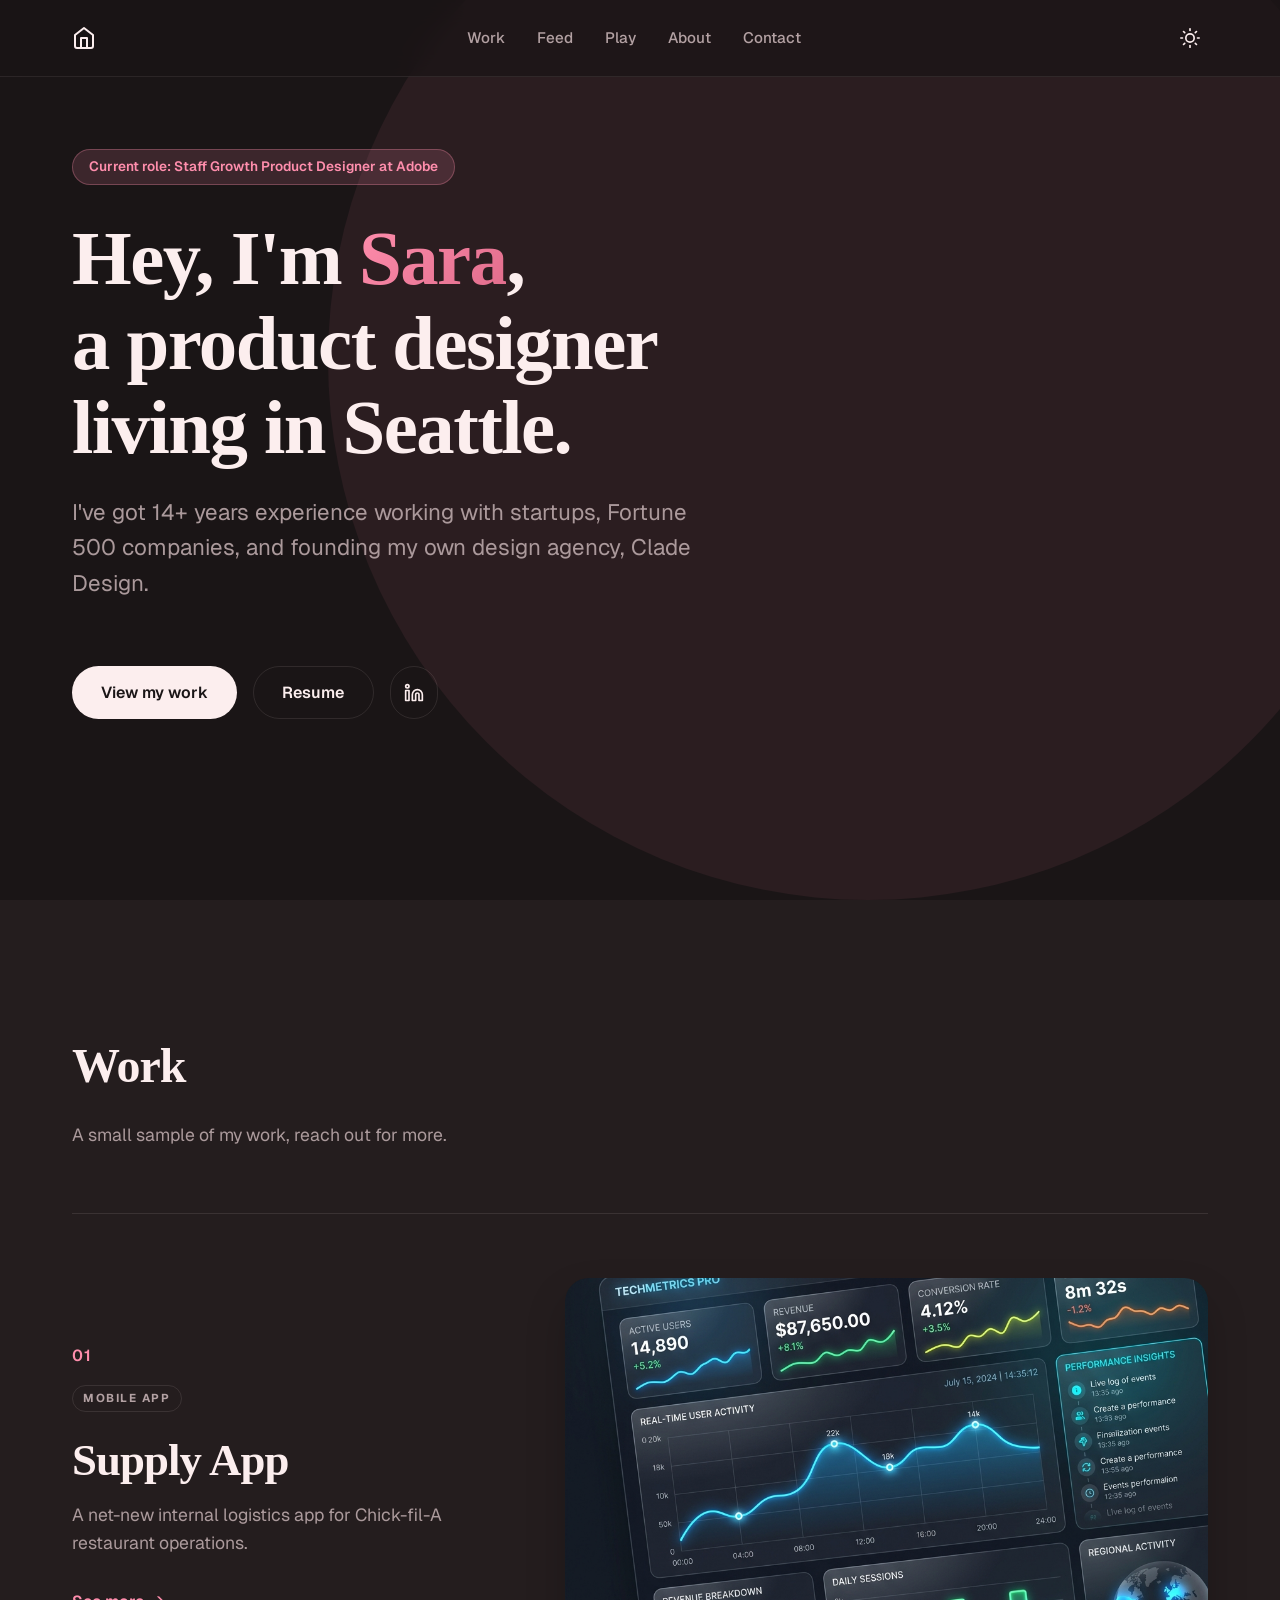
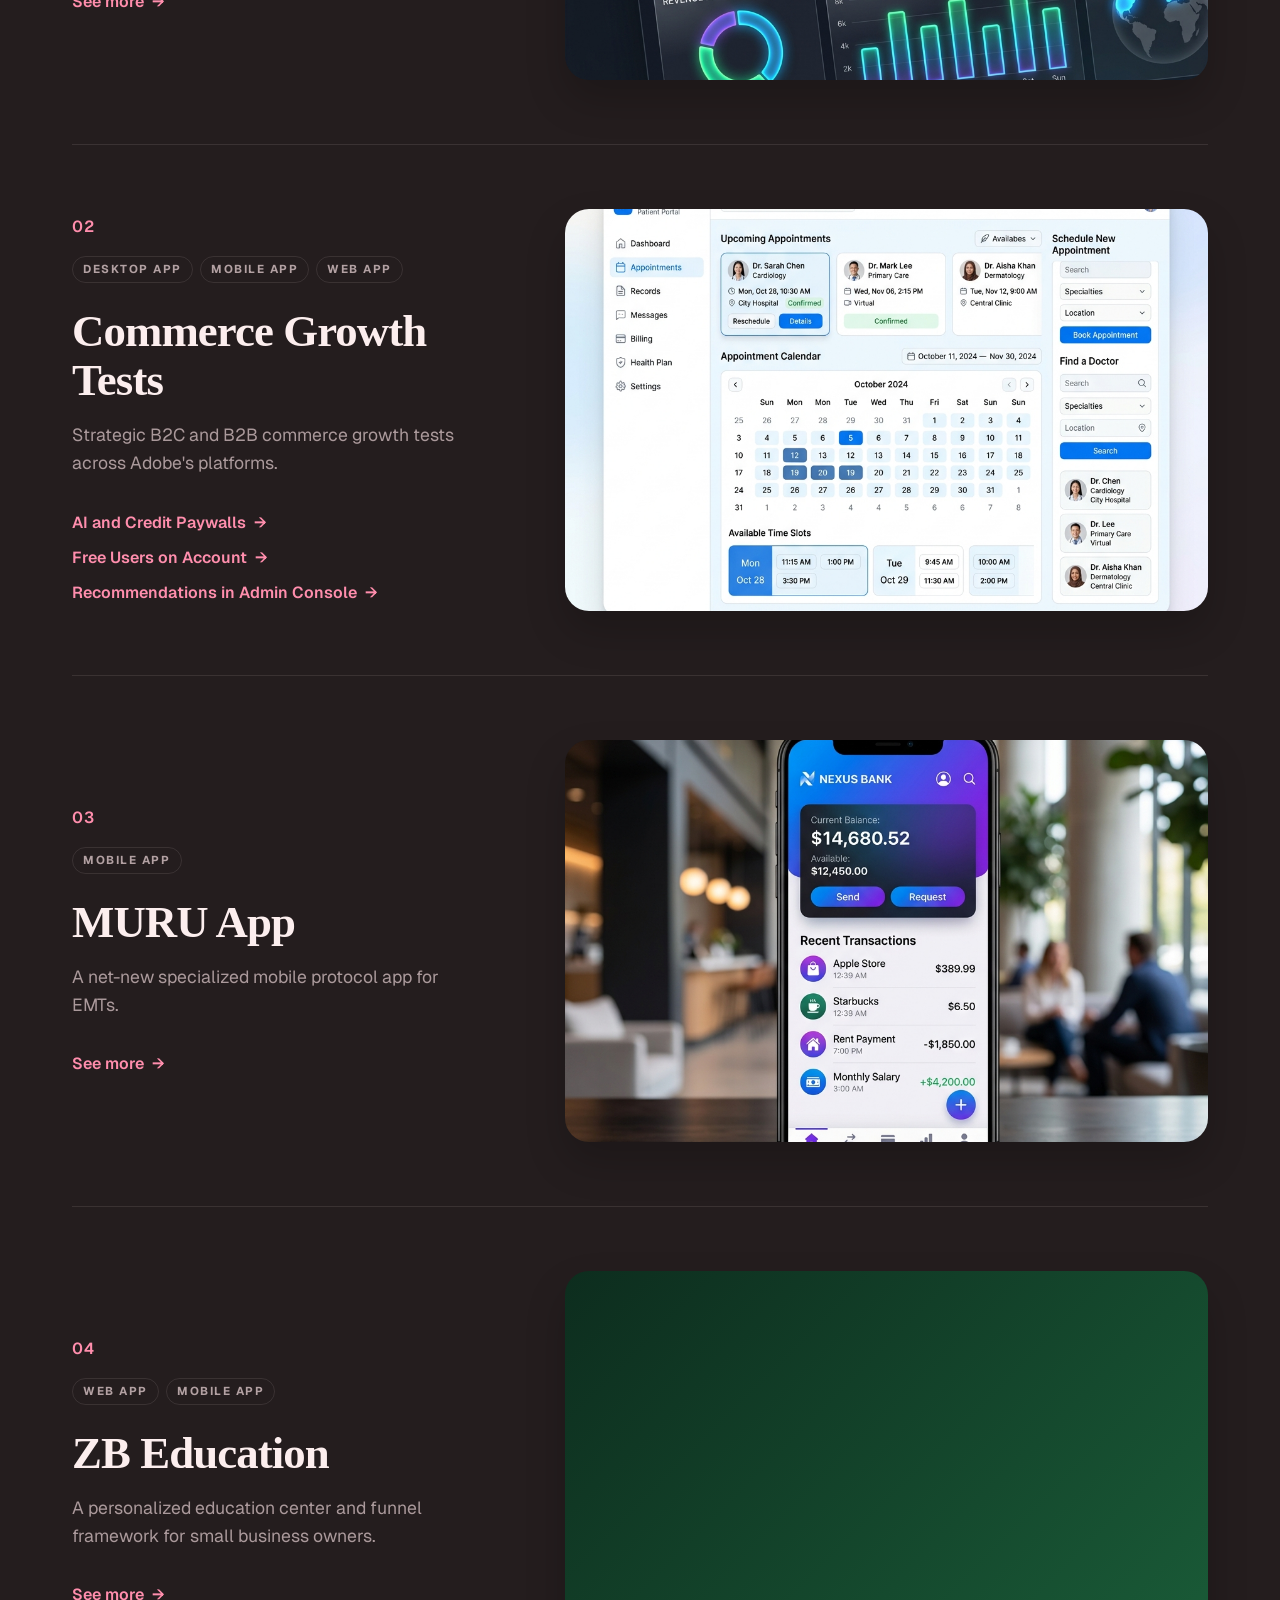
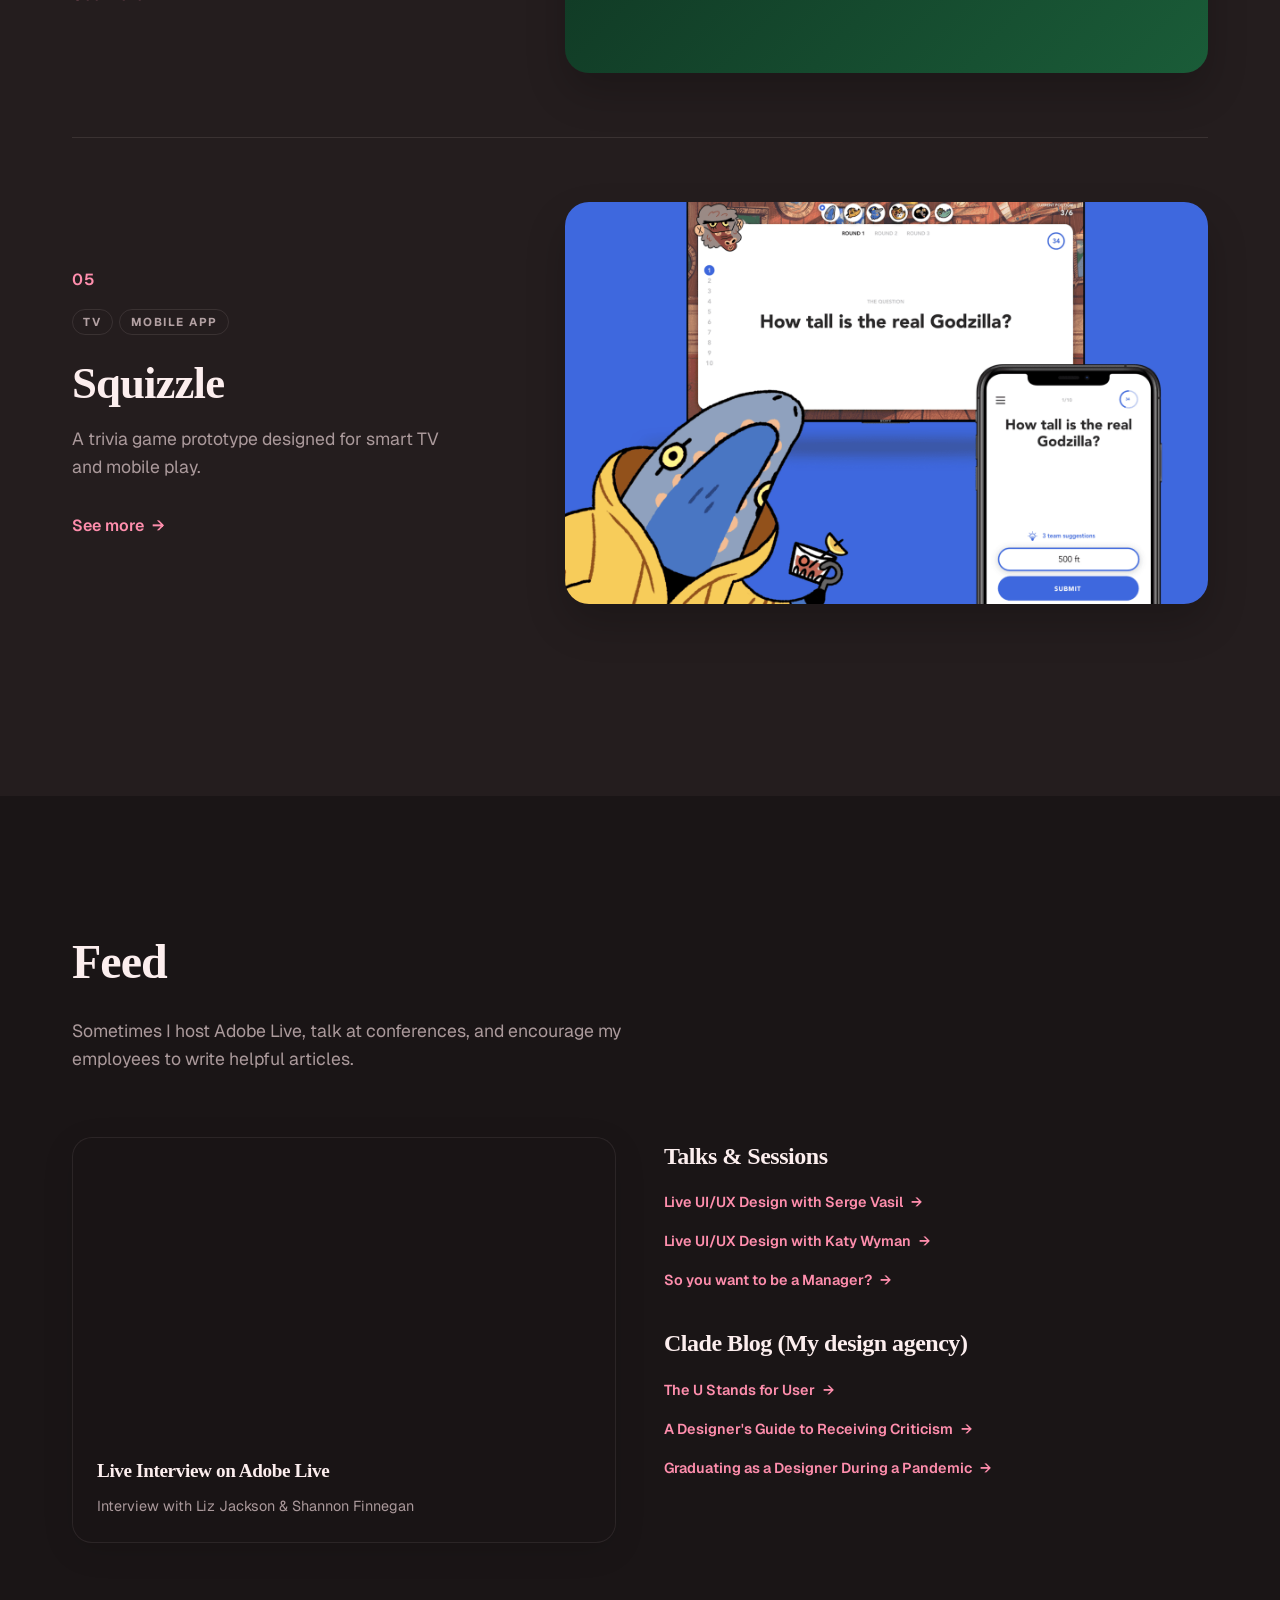
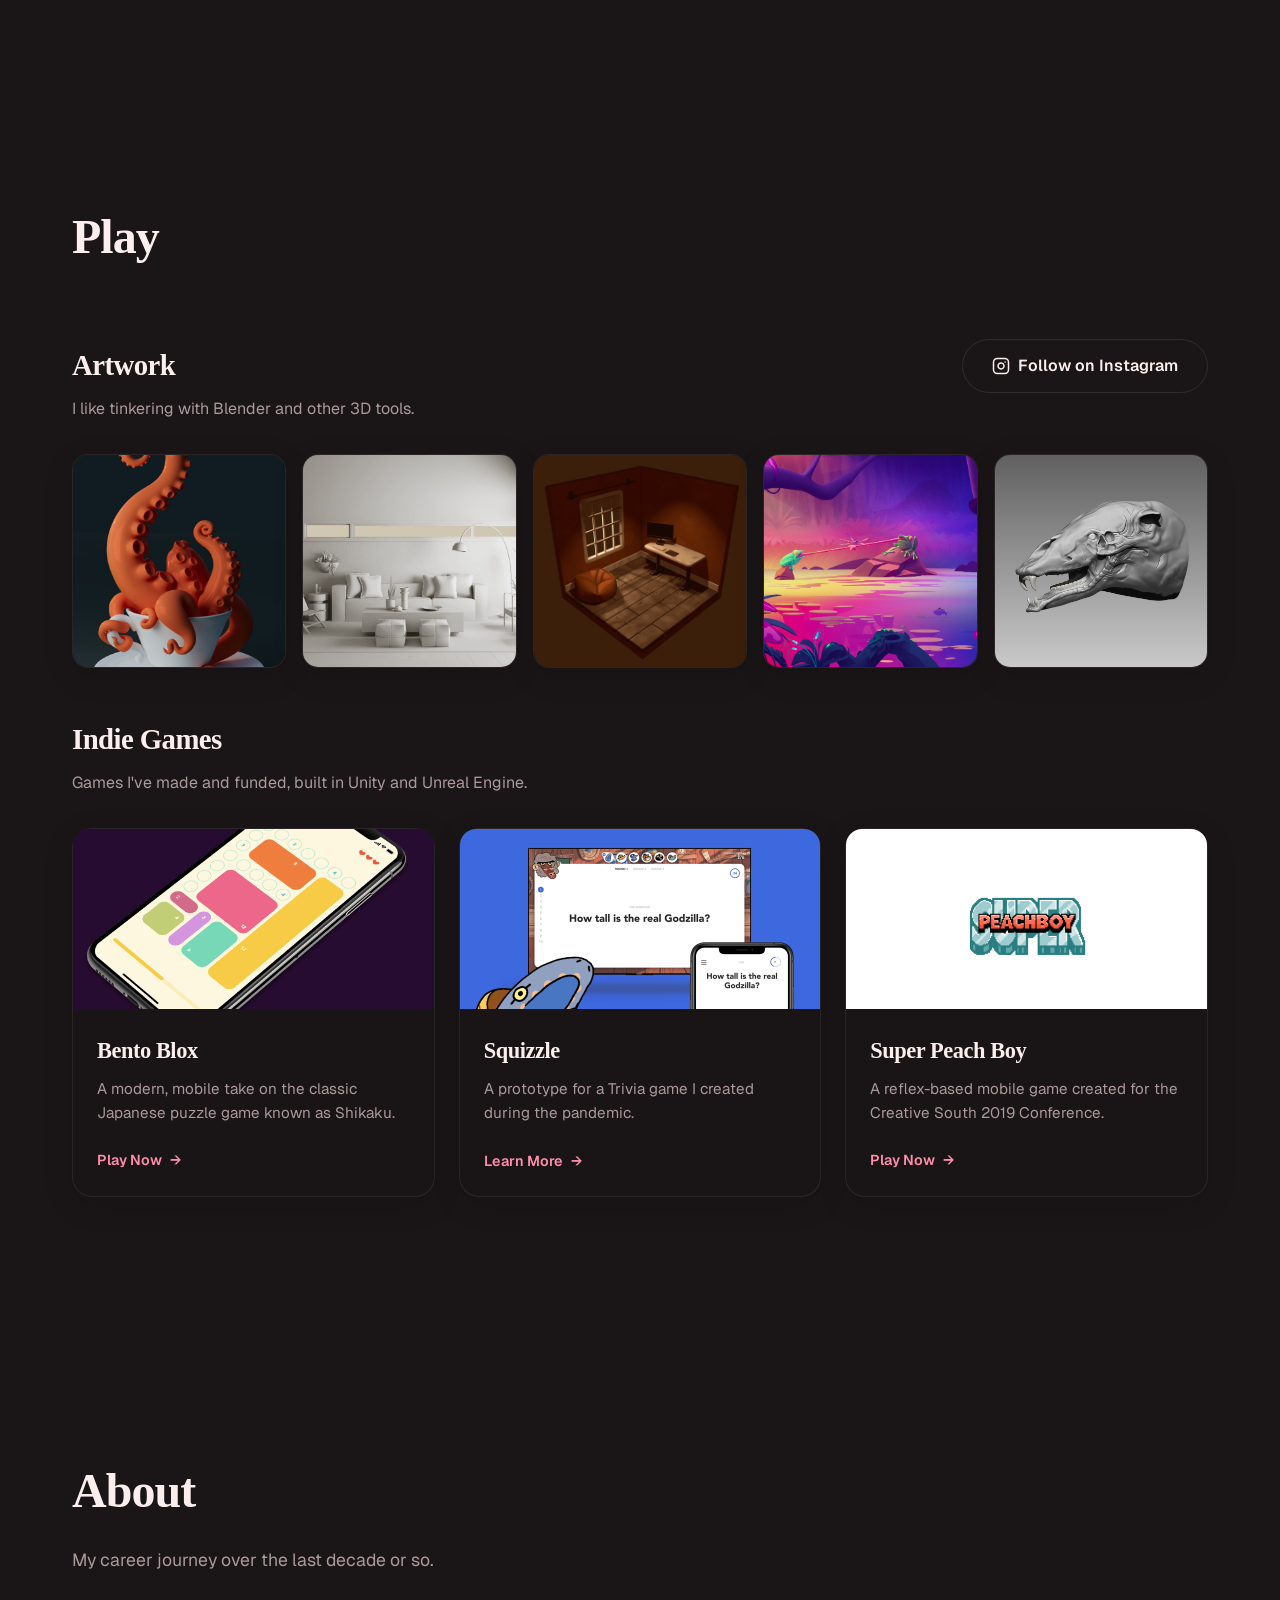
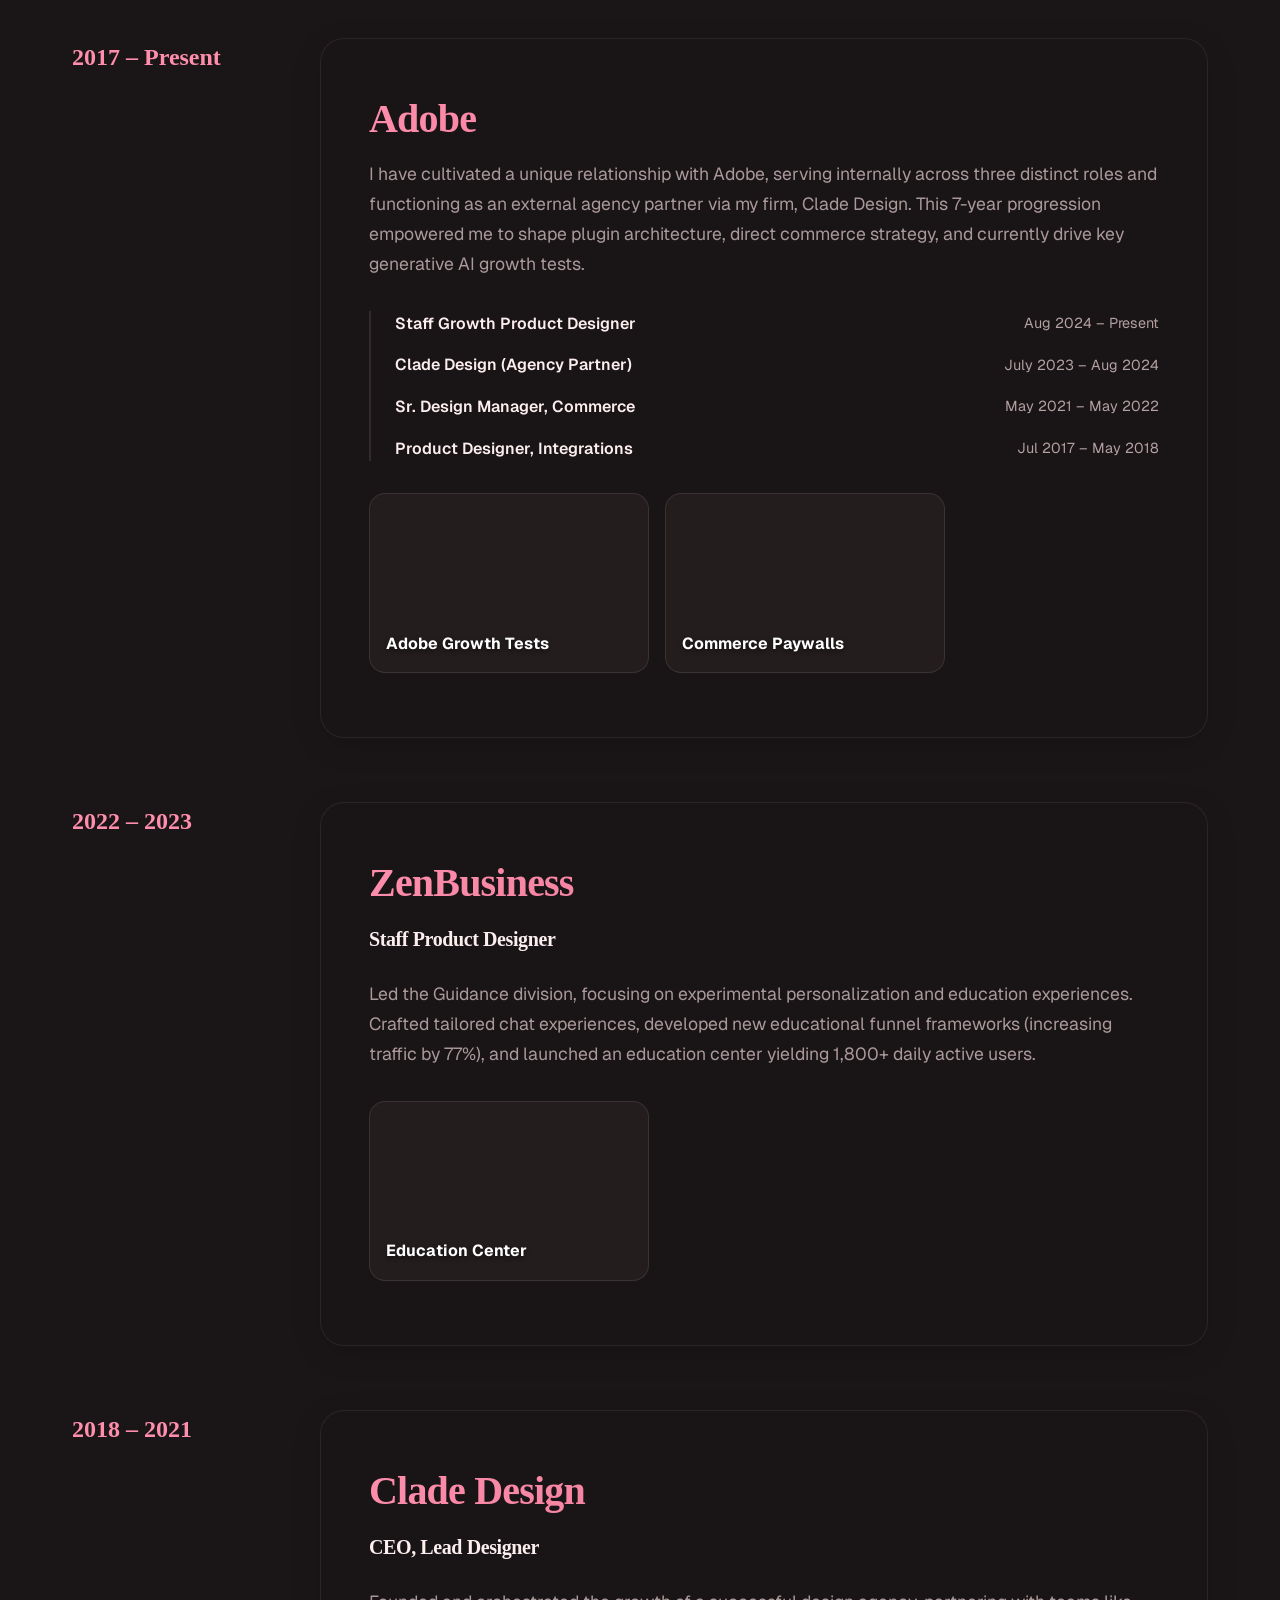
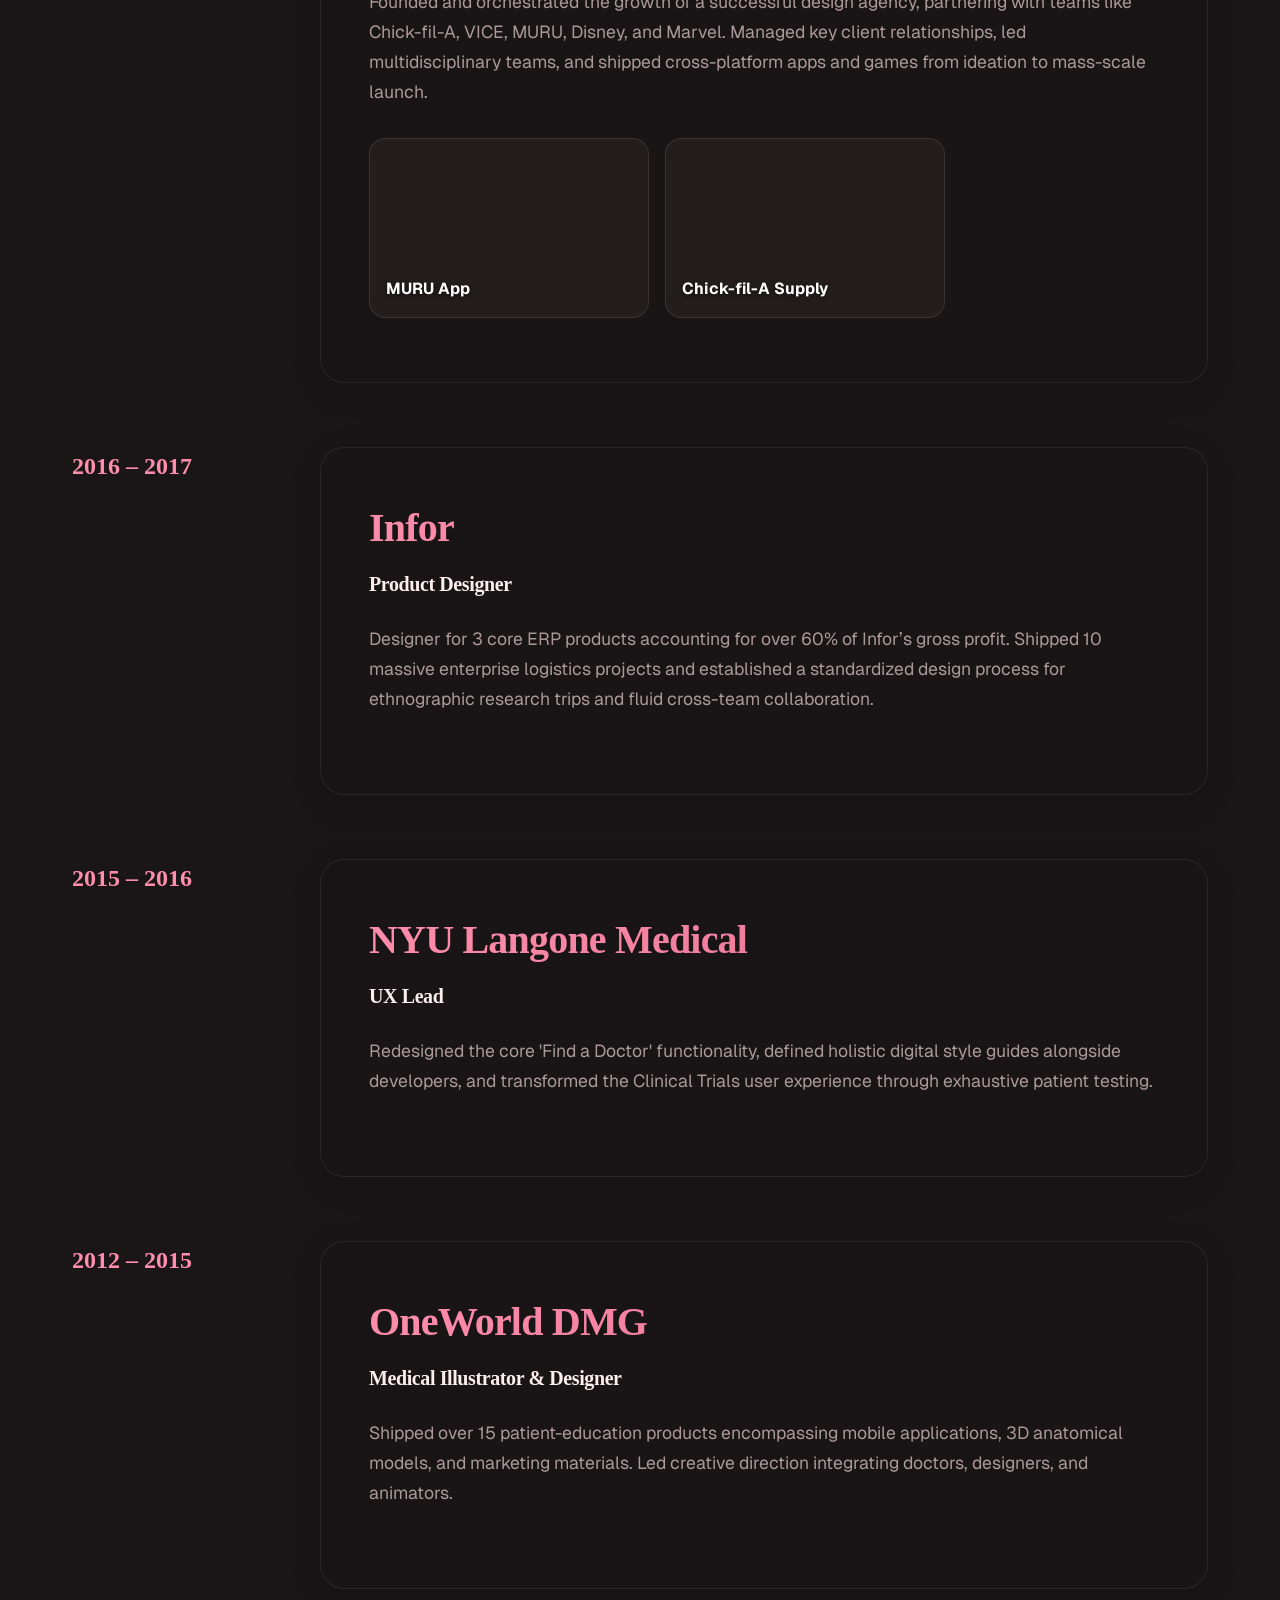
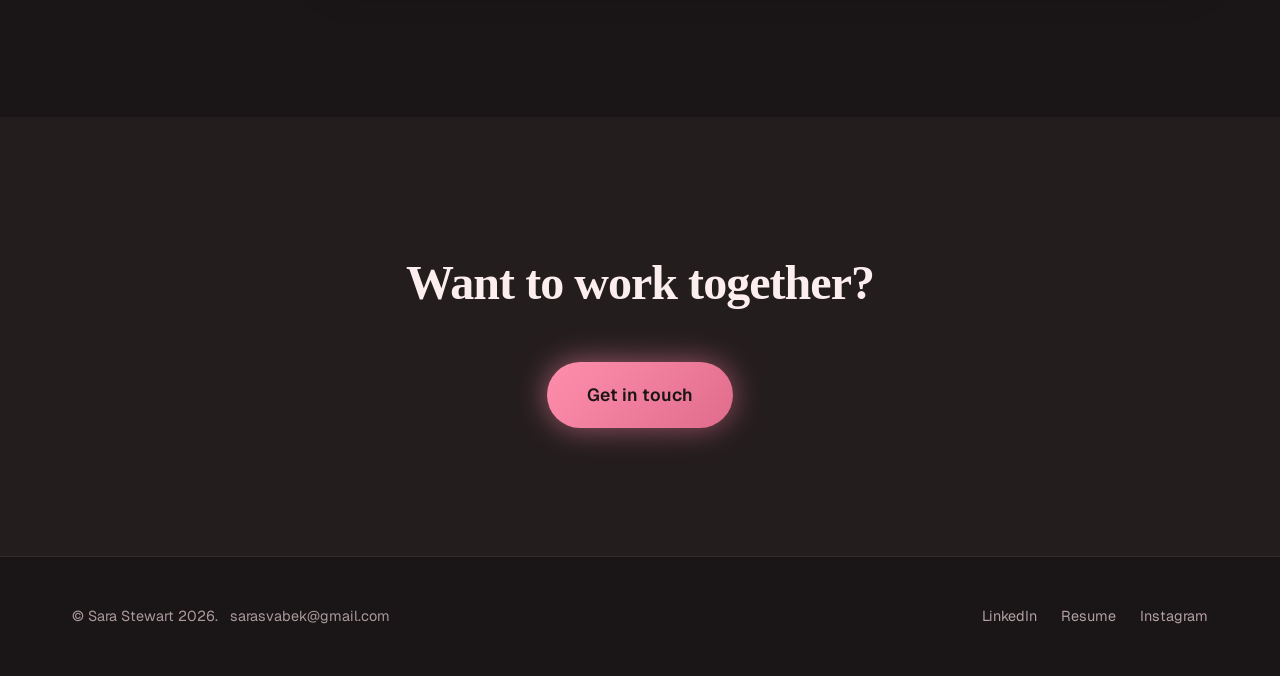
<file: index.html>
<!DOCTYPE html>
<html lang="en" data-theme="dark">

<head>
    <meta charset="UTF-8">
    <meta name="viewport" content="width=device-width, initial-scale=1.0">
    <title>Sara Stewart | Product Designer</title>
    <meta name="description"
        content="Sara Stewart is a Seattle-based product designer with 14+ years of experience across startups and Fortune 500 companies.">
    <link rel="preconnect" href="https://fonts.googleapis.com">
    <link rel="preconnect" href="https://fonts.gstatic.com" crossorigin>
    <link href="https://fonts.googleapis.com/css2?family=Geist:wght@300..800&display=swap" rel="stylesheet">
    <link rel="stylesheet" href="css/index.css">
    <script src="js/main.js" defer></script>
</head>

<body>
    <nav class="navbar glass">
        <div class="container nav-content">
            <div style="display: flex; align-items: center; z-index: 100;">
                <button id="hamburger-btn" class="icon-button mobile-only" aria-label="Toggle menu">
                    <svg xmlns="http://www.w3.org/2000/svg" width="24" height="24" viewBox="0 0 24 24" fill="none"
                        stroke="currentColor" stroke-width="2" stroke-linecap="round" stroke-linejoin="round">
                        <line x1="3" y1="12" x2="21" y2="12"></line>
                        <line x1="3" y1="6" x2="21" y2="6"></line>
                        <line x1="3" y1="18" x2="21" y2="18"></line>
                    </svg>
                </button>
                <a href="#hero" class="home-icon desktop-only"
                    style="color: var(--text-primary); transition: transform 0.3s ease;">
                    <svg xmlns="http://www.w3.org/2000/svg" width="24" height="24" viewBox="0 0 24 24" fill="none"
                        stroke="currentColor" stroke-width="2" stroke-linecap="round" stroke-linejoin="round"
                        class="feather feather-home">
                        <path d="M3 9l9-7 9 7v11a2 2 0 0 1-2 2H5a2 2 0 0 1-2-2z"></path>
                        <polyline points="9 22 9 12 15 12 15 22"></polyline>
                    </svg>
                </a>
            </div>
            <div class="nav-links" id="nav-links-menu">
                <a href="#hero" class="nav-link mobile-only-link">Home</a>
                <a href="#work" class="nav-link">Work</a>
                <a href="#speaking" class="nav-link">Feed</a>
                <a href="#play" class="nav-link">Play</a>
                <a href="#about" class="nav-link">About</a>
                <a href="#contact" class="nav-link">Contact</a>
            </div>
            <button id="theme-toggle" class="icon-button" aria-label="Toggle Dark/Light Mode" style="z-index: 100;">
                <svg id="moon-icon" xmlns="http://www.w3.org/2000/svg" width="20" height="20" viewBox="0 0 24 24"
                    fill="none" stroke="currentColor" stroke-width="2" stroke-linecap="round" stroke-linejoin="round"
                    class="feather feather-moon">
                    <path d="M21 12.79A9 9 0 1 1 11.21 3 7 7 0 0 0 21 12.79z"></path>
                </svg>
                <svg id="sun-icon" xmlns="http://www.w3.org/2000/svg" width="20" height="20" viewBox="0 0 24 24"
                    fill="none" stroke="currentColor" stroke-width="2" stroke-linecap="round" stroke-linejoin="round"
                    class="feather feather-sun" style="display: none;">
                    <circle cx="12" cy="12" r="5"></circle>
                    <line x1="12" y1="1" x2="12" y2="3"></line>
                    <line x1="12" y1="21" x2="12" y2="23"></line>
                    <line x1="4.22" y1="4.22" x2="5.64" y2="5.64"></line>
                    <line x1="18.36" y1="18.36" x2="19.78" y2="19.78"></line>
                    <line x1="1" y1="12" x2="3" y2="12"></line>
                    <line x1="21" y1="12" x2="23" y2="12"></line>
                    <line x1="4.22" y1="19.78" x2="5.64" y2="18.36"></line>
                    <line x1="18.36" y1="5.64" x2="19.78" y2="4.22"></line>
                </svg>
            </button>
        </div>
    </nav>

    <main>
        <section id="hero" class="hero section-spacing">
            <div class="container hero-content reveal">
                <div class="hero-badge">Current role: Staff Growth Product Designer at Adobe</div>
                <h1 class="hero-title">Hey, I'm <span class="gradient-text">Sara</span>,<br> a product designer<br>
                    living in Seattle.</h1>
                <p class="hero-subtitle">I've got <span id="yoe-counter">14+</span> years experience working with
                    startups, Fortune 500 companies, and founding my own design agency, Clade Design.</p>
                <div class="hero-actions">
                    <a href="#work" class="btn btn-primary">View my work</a>
                    <a href="https://docs.google.com/document/d/1py8OCaFH64MKAMQ2zt-Rteeru0N0IEjDL9g2wB_Sub8/edit?usp=sharing"
                        target="_blank" class="btn btn-secondary">Resume</a>
                    <a href="https://www.linkedin.com/in/sarastewartwork/" target="_blank"
                        class="btn btn-secondary social-icon">
                        <svg xmlns="http://www.w3.org/2000/svg" width="20" height="20" viewBox="0 0 24 24" fill="none"
                            stroke="currentColor" stroke-width="2" stroke-linecap="round" stroke-linejoin="round">
                            <path d="M16 8a6 6 0 0 1 6 6v7h-4v-7a2 2 0 0 0-2-2 2 2 0 0 0-2 2v7h-4v-7a6 6 0 0 1 6-6z">
                            </path>
                            <rect x="2" y="9" width="4" height="12"></rect>
                            <circle cx="4" cy="4" r="2"></circle>
                        </svg>
                    </a>
                </div>
            </div>
        </section>

        <section id="work" class="work section-spacing alternate-bg">
            <div class="container reveal">
                <div class="section-header">
                    <h2 class="section-title">Work</h2>
                    <p class="section-subtitle">A small sample of my work, reach out for more.</p>
                </div>

                <div class="work-list">
                    <!-- Case Study 1: Chick-fil-A -->
                    <a href="case-studies/chick-fil-a.html" class="work-row">
                        <div class="work-left">
                            <span class="work-number">01</span>
                            <div class="work-platforms">
                                <span class="platform-pill">Mobile App</span>
                            </div>
                            <h3 class="work-title">Supply App</h3>
                            <p class="work-list-desc">A net-new internal logistics app for Chick-fil-A restaurant operations.</p>
                            <span class="work-link-text">See more <span class="arrow">→</span></span>
                        </div>
                        <div class="work-right">
                            <img src="assets/case_study_1.png" alt="Chick-fil-A Supply App" class="work-list-img">
                        </div>
                    </a>

                    <!-- Case Study 2: Adobe (multi-link) -->
                    <div class="work-row work-row-multi">
                        <div class="work-left">
                            <span class="work-number">02</span>
                            <div class="work-platforms">
                                <span class="platform-pill">Desktop App</span>
                                <span class="platform-pill">Mobile App</span>
                                <span class="platform-pill">Web App</span>
                            </div>
                            <h3 class="work-title">Commerce Growth Tests</h3>
                            <p class="work-list-desc">Strategic B2C and B2B commerce growth tests across Adobe's platforms.</p>
                            <div class="work-sub-links">
                                <a href="case-studies/adobe.html#ai-paywalls" class="work-link-text">AI and Credit Paywalls <span class="arrow">→</span></a>
                                <a href="case-studies/adobe.html#free-users" class="work-link-text">Free Users on Account <span class="arrow">→</span></a>
                                <a href="case-studies/adobe.html#admin-recommendations" class="work-link-text">Recommendations in Admin Console <span class="arrow">→</span></a>
                            </div>
                        </div>
                        <div class="work-right">
                            <img src="assets/case_study_3.png" alt="Adobe Commerce Growth Tests" class="work-list-img">
                        </div>
                    </div>

                    <!-- Case Study 3: MURU -->
                    <a href="case-studies/muru.html" class="work-row">
                        <div class="work-left">
                            <span class="work-number">03</span>
                            <div class="work-platforms">
                                <span class="platform-pill">Mobile App</span>
                            </div>
                            <h3 class="work-title">MURU App</h3>
                            <p class="work-list-desc">A net-new specialized mobile protocol app for EMTs.</p>
                            <span class="work-link-text">See more <span class="arrow">→</span></span>
                        </div>
                        <div class="work-right">
                            <img src="assets/case_study_2.png" alt="MURU App" class="work-list-img">
                        </div>
                    </a>

                    <!-- Case Study 4: ZB Education -->
                    <a href="case-studies/zenbusiness.html" class="work-row">
                        <div class="work-left">
                            <span class="work-number">04</span>
                            <div class="work-platforms">
                                <span class="platform-pill">Web App</span>
                                <span class="platform-pill">Mobile App</span>
                            </div>
                            <h3 class="work-title">ZB Education</h3>
                            <p class="work-list-desc">A personalized education center and funnel framework for small business owners.</p>
                            <span class="work-link-text">See more <span class="arrow">→</span></span>
                        </div>
                        <div class="work-right" style="background: linear-gradient(135deg, #0d2d1e 0%, #1a5c38 100%);"></div>
                    </a>

                    <!-- Case Study 5: Squizzle -->
                    <a href="case-studies/squizzle.html" class="work-row">
                        <div class="work-left">
                            <span class="work-number">05</span>
                            <div class="work-platforms">
                                <span class="platform-pill">TV</span>
                                <span class="platform-pill">Mobile App</span>
                            </div>
                            <h3 class="work-title">Squizzle</h3>
                            <p class="work-list-desc">A trivia game prototype designed for smart TV and mobile play.</p>
                            <span class="work-link-text">See more <span class="arrow">→</span></span>
                        </div>
                        <div class="work-right">
                            <img src="assets/squizzle.png" alt="Squizzle" class="work-list-img">
                        </div>
                    </a>
                </div>
            </div>
        </section>

        <section hidden>
            <section id="resources" class="resources section-spacing alternate-bg">
                <div class="container reveal">
                    <div class="section-header">
                        <h2 class="section-title">Figma Resources</h2>
                        <p class="section-subtitle">Free tools, templates, and UI kits I've created to give back to the
                            design community.</p>
                    </div>

                    <div class="resources-grid"
                        style="display: grid; grid-template-columns: repeat(auto-fill, minmax(300px, 1fr)); gap: 2rem;">
                        <!-- Placeholder Resource 1 -->
                        <a href="#" class="glass-card group"
                            style="padding: 2rem; border-radius: 20px; display: flex; flex-direction: column; transition: transform 0.3s ease;">
                            <h3 class="work-name"
                                style="margin-bottom: 0.5rem; display: flex; align-items: center; gap: 0.5rem;">
                                <!-- Figma Icon -->
                                <svg xmlns="http://www.w3.org/2000/svg" width="20" height="20" viewBox="0 0 24 24"
                                    fill="none" stroke="currentColor" stroke-width="2" stroke-linecap="round"
                                    stroke-linejoin="round" style="color: #F24E1E;">
                                    <path d="M5 5.5A3.5 3.5 0 0 1 8.5 2H12v7H8.5A3.5 3.5 0 0 1 5 5.5z"></path>
                                    <path d="M12 2h3.5a3.5 3.5 0 1 1 0 7H12V2z"></path>
                                    <path d="M12 9H8.5a3.5 3.5 0 1 0 0 7H12V9z"></path>
                                    <path d="M12 16H8.5a3.5 3.5 0 1 0 3.5 3.5V16z"></path>
                                    <path d="M12 9h3.5a3.5 3.5 0 1 1 0 7H12v-7z"></path>
                                </svg>
                                Figma UI Kit
                            </h3>
                            <p class="work-desc" style="flex-grow: 1;">A comprehensive design system template.</p>
                            <span class="game-link" style="margin-top: 1rem;">View on Figma <span
                                    class="arrow">→</span></span>
                        </a>

                        <!-- Placeholder Resource 2 -->
                        <a href="#" class="glass-card group"
                            style="padding: 2rem; border-radius: 20px; display: flex; flex-direction: column; transition: transform 0.3s ease;">
                            <h3 class="work-name"
                                style="margin-bottom: 0.5rem; display: flex; align-items: center; gap: 0.5rem;">
                                <svg xmlns="http://www.w3.org/2000/svg" width="20" height="20" viewBox="0 0 24 24"
                                    fill="none" stroke="currentColor" stroke-width="2" stroke-linecap="round"
                                    stroke-linejoin="round" style="color: #F24E1E;">
                                    <path d="M5 5.5A3.5 3.5 0 0 1 8.5 2H12v7H8.5A3.5 3.5 0 0 1 5 5.5z"></path>
                                    <path d="M12 2h3.5a3.5 3.5 0 1 1 0 7H12V2z"></path>
                                    <path d="M12 9H8.5a3.5 3.5 0 1 0 0 7H12V9z"></path>
                                    <path d="M12 16H8.5a3.5 3.5 0 1 0 3.5 3.5V16z"></path>
                                    <path d="M12 9h3.5a3.5 3.5 0 1 1 0 7H12v-7z"></path>
                                </svg>
                                Design Process Template
                            </h3>
                            <p class="work-desc" style="flex-grow: 1;">My personal file structure for organizing large
                                projects.</p>
                            <span class="game-link" style="margin-top: 1rem;">View on Figma <span
                                    class="arrow">→</span></span>
                        </a>
                    </div>
                </div>
            </section>
        </section>

        <section id="speaking" class="speaking section-spacing">
            <div class="container reveal">
                <div class="section-header">
                    <h2 class="section-title">Feed</h2>
                    <p class="section-subtitle">Sometimes I host Adobe Live, talk at conferences, and encourage my
                        employees to write helpful articles.</p>
                </div>

                <div class="speaking-grid"
                    style="display: grid; grid-template-columns: repeat(auto-fit, minmax(300px, 1fr)); gap: 3rem;">
                    <!-- Video Embed -->
                    <div class="video-container glass-card" style="padding: 1.5rem; border-radius: 20px;">
                        <div
                            style="position: relative; padding-bottom: 56.25%; height: 0; overflow: hidden; border-radius: 12px; margin-bottom: 1rem;">
                            <iframe
                                style="position: absolute; top: 0; left: 0; width: 100%; height: 100%; border: none;"
                                src="https://www.youtube.com/embed/Ex_SkR5TxNM?mute=1" title="YouTube video player"
                                allow="accelerometer; autoplay; clipboard-write; encrypted-media; gyroscope; picture-in-picture"
                                allowfullscreen></iframe>
                        </div>
                        <h3 style="font-size:1.2rem; font-weight: 700; margin-bottom: 0.5rem;">Live Interview on Adobe
                            Live</h3>
                        <p style="font-size: 0.9rem; color: var(--text-secondary);">Interview with Liz Jackson & Shannon
                            Finnegan</p>
                    </div>

                    <!-- Links List -->
                    <div class="publications-list">
                        <h3 class="subsection-title" style="margin-bottom: 1rem; font-size: 1.5rem;">Talks & Sessions
                        </h3>
                        <ul style="list-style: none; margin-bottom: 2rem;">
                            <li style="margin-bottom: 1rem;"><a href="https://www.youtube.com/watch?v=LnESDbqcr4w"
                                    class="game-link" target="_blank">Live UI/UX Design with Serge Vasil <span
                                        class="arrow">→</span></a></li>
                            <li style="margin-bottom: 1rem;"><a
                                    href="https://www.youtube.com/live/shRZgwEm-P8?si=wEP6mXAfhXX9Ez9W"
                                    class="game-link" target="_blank">Live UI/UX Design with Katy Wyman <span
                                        class="arrow">→</span></a></li>
                            <li style="margin-bottom: 1rem;"><a href="https://bit.ly/40L3P0d" class="game-link"
                                    target="_blank">So you want to be a Manager? <span class="arrow">→</span></a></li>
                        </ul>

                        <h3 class="subsection-title" style="margin-bottom: 1rem; font-size: 1.5rem;">Clade Blog (My
                            design agency)</h3>
                        <ul style="list-style: none;">
                            <li style="margin-bottom: 1rem;"><a
                                    href="https://medium.com/cladedesign/the-u-stands-for-user-a4e325eff656"
                                    class="game-link" target="_blank">The U Stands for User <span
                                        class="arrow">→</span></a></li>
                            <li style="margin-bottom: 1rem;"><a
                                    href="https://medium.com/cladedesign/a-designers-guide-to-receiving-criticism-and-managing-feedback-2b234d71e07c"
                                    class="game-link" target="_blank">A Designer's Guide to Receiving Criticism <span
                                        class="arrow">→</span></a></li>
                            <li style="margin-bottom: 1rem;"><a
                                    href="https://medium.com/cladedesign/graduating-as-a-designer-during-a-pandemic-fd387f80c89d"
                                    class="game-link" target="_blank">Graduating as a Designer During a Pandemic <span
                                        class="arrow">→</span></a></li>
                        </ul>
                    </div>
                </div>
            </div>
        </section>

        <section id="play" class="play section-spacing">
            <div class="container reveal">
                <div class="section-header">
                    <h2 class="section-title">Play</h2>
                </div>

                <!-- 3D Art & Instagram Showcase -->
                <div class="art-section mb-5">
                    <div
                        style="display: flex; justify-content: space-between; align-items: baseline; flex-wrap: wrap; margin-bottom: 2rem; gap: 1rem;">
                        <div>
                            <h3 class="subsection-title">Artwork</h3>
                            <p class="subsection-desc" style="margin-bottom: 0;">I like tinkering with Blender and other
                                3D tools.</p>
                        </div>
                        <a href="https://www.instagram.com/sarastewartwork/" target="_blank" class="btn btn-secondary"
                            style="gap: 0.5rem; border-radius: 100px; white-space: nowrap; flex-shrink: 0;">
                            <svg xmlns="http://www.w3.org/2000/svg" width="18" height="18" viewBox="0 0 24 24"
                                fill="none" stroke="currentColor" stroke-width="2" stroke-linecap="round"
                                stroke-linejoin="round">
                                <rect x="2" y="2" width="20" height="20" rx="5" ry="5"></rect>
                                <path d="M16 11.37A4 4 0 1 1 12.63 8 4 4 0 0 1 16 11.37z"></path>
                                <line x1="17.5" y1="6.5" x2="17.51" y2="6.5"></line>
                            </svg>
                            Follow on Instagram
                        </a>
                    </div>

                    <div class="ig-grid"
                        style="display: grid; grid-template-columns: repeat(auto-fill, minmax(200px, 1fr)); gap: 1rem;">
                        <a href="https://www.instagram.com/sarastewartwork/" target="_blank"
                            class="ig-post group glass-card"
                            style="aspect-ratio: 1; border-radius: 16px; overflow: hidden; position: relative;">
                            <img src="assets/art-1.jpg" alt="3D Art 1"
                                style="width: 100%; height: 100%; object-fit: cover; transition: transform 0.5s;"
                                class="ig-img">
                        </a>
                        <a href="https://www.instagram.com/sarastewartwork/" target="_blank"
                            class="ig-post group glass-card"
                            style="aspect-ratio: 1; border-radius: 16px; overflow: hidden; position: relative;">
                            <img src="assets/art-2.png" alt="3D Art 2"
                                style="width: 100%; height: 100%; object-fit: cover; transition: transform 0.5s;"
                                class="ig-img">
                        </a>
                        <a href="https://www.instagram.com/sarastewartwork/" target="_blank"
                            class="ig-post group glass-card"
                            style="aspect-ratio: 1; border-radius: 16px; overflow: hidden; position: relative;">
                            <img src="assets/art-3.png" alt="3D Art 3"
                                style="width: 100%; height: 100%; object-fit: cover; transition: transform 0.5s;"
                                class="ig-img">
                        </a>
                        <a href="https://www.instagram.com/sarastewartwork/" target="_blank"
                            class="ig-post group glass-card"
                            style="aspect-ratio: 1; border-radius: 16px; overflow: hidden; position: relative;">
                            <img src="assets/art-4.jpg" alt="3D Art 4"
                                style="width: 100%; height: 100%; object-fit: cover; transition: transform 0.5s;"
                                class="ig-img">
                        </a>
                        <a href="https://www.instagram.com/sarastewartwork/" target="_blank"
                            class="ig-post group glass-card"
                            style="aspect-ratio: 1; border-radius: 16px; overflow: hidden; position: relative;">
                            <img src="assets/art-5.jpg" alt="3D Art 5"
                                style="width: 100%; height: 100%; object-fit: cover; transition: transform 0.5s;"
                                class="ig-img">
                        </a>
                    </div>
                </div>

                <!-- Games -->
                <div class="games-section">
                    <h3 class="subsection-title">Indie Games</h3>
                    <p class="subsection-desc">Games I've made and funded, built in Unity and Unreal Engine.</p>
                    <div class="games-grid">
                        <a href="https://apps.apple.com/us/app/bentoblox-puzzle-game/id1361865513" target="_blank"
                            class="game-card glass-card">
                            <div class="game-img-wrapper"
                                style="border-radius: 16px 16px 0 0; overflow: hidden; height: 180px;">
                                <img src="assets/bento-blox.png" alt="Bento Blox"
                                    style="width:100%; height:100%; object-fit: cover;">
                            </div>
                            <div style="padding: 1.5rem; display: flex; flex-direction: column; flex-grow: 1;">
                                <h3 class="game-title">Bento Blox</h3>
                                <p class="game-desc">A modern, mobile take on the classic Japanese puzzle game known as
                                    Shikaku.</p>
                                <span class="game-link">Play Now <span class="arrow">→</span></span>
                            </div>
                        </a>

                        <a href="https://squizzle.webflow.io/" target="_blank" class="game-card glass-card">
                            <div class="game-img-wrapper"
                                style="border-radius: 16px 16px 0 0; overflow: hidden; height: 180px;">
                                <img src="assets/squizzle.png" alt="Squizzle"
                                    style="width:100%; height:100%; object-fit: cover; object-position: top;">
                            </div>
                            <div style="padding: 1.5rem; display: flex; flex-direction: column; flex-grow: 1;">
                                <h3 class="game-title">Squizzle</h3>
                                <p class="game-desc">A prototype for a Trivia game I created during the pandemic.</p>
                                <span class="game-link">Learn More <span class="arrow">→</span></span>
                            </div>
                        </a>

                        <a href="https://apps.apple.com/us/app/super-peach-boy/id1451343933" target="_blank"
                            class="game-card glass-card">
                            <div class="game-img-wrapper"
                                style="border-radius: 16px 16px 0 0; overflow: hidden; height: 180px; background: #FFF;">
                                <img src="assets/super-peach.png" alt="Super Peach Boy"
                                    style="width:100%; height:100%; object-fit: contain; padding: 1rem;">
                            </div>
                            <div style="padding: 1.5rem; display: flex; flex-direction: column; flex-grow: 1;">
                                <h3 class="game-title">Super Peach Boy</h3>
                                <p class="game-desc">A reflex-based mobile game created for the Creative South 2019
                                    Conference.</p>
                                <span class="game-link">Play Now <span class="arrow">→</span></span>
                            </div>
                        </a>
                    </div>
                </div>
            </div>
        </section>

        <section id="about" class="timeline-section section-spacing">
            <div class="container reveal">
                <div class="section-header">
                    <h2 class="section-title">About</h2>
                    <p class="section-subtitle">My career journey over the last decade or so.</p>
                </div>
                <div class="timeline-grid">
                    <!-- The Adobe Era entry -->
                    <div class="timeline-entry">
                        <div class="timeline-date">2017 – Present</div>
                        <div class="timeline-content glass-card">
                            <h3 class="timeline-company">Adobe</h3>
                            <p class="timeline-desc">I have cultivated a unique relationship with Adobe, serving
                                internally across three distinct roles and functioning as an external agency partner via
                                my firm, Clade Design. This 7-year progression empowered me to shape plugin
                                architecture, direct commerce strategy, and currently drive key generative AI growth
                                tests.</p>

                            <div class="timeline-roles">
                                <div class="role-item">
                                    <span class="role-title">Staff Growth Product Designer</span>
                                    <span class="role-date">Aug 2024 – Present</span>
                                </div>
                                <div class="role-item">
                                    <span class="role-title">Clade Design (Agency Partner)</span>
                                    <span class="role-date">July 2023 – Aug 2024</span>
                                </div>
                                <div class="role-item">
                                    <span class="role-title">Sr. Design Manager, Commerce</span>
                                    <span class="role-date">May 2021 – May 2022</span>
                                </div>
                                <div class="role-item">
                                    <span class="role-title">Product Designer, Integrations</span>
                                    <span class="role-date">Jul 2017 – May 2018</span>
                                </div>
                            </div>

                            <div class="project-placeholders">
                                <div class="placeholder-card">Adobe Growth Tests</div>
                                <div class="placeholder-card">Commerce Paywalls</div>
                            </div>
                        </div>
                    </div>

                    <!-- ZenBusiness -->
                    <div class="timeline-entry">
                        <div class="timeline-date">2022 – 2023</div>
                        <div class="timeline-content glass-card">
                            <h3 class="timeline-company">ZenBusiness</h3>
                            <h4 class="timeline-role">Staff Product Designer</h4>
                            <p class="timeline-desc">Led the Guidance division, focusing on experimental personalization
                                and education experiences. Crafted tailored chat experiences, developed new educational
                                funnel frameworks (increasing traffic by 77%), and launched an education center yielding
                                1,800+ daily active users.</p>
                            <div class="project-placeholders">
                                <div class="placeholder-card">Education Center</div>
                            </div>
                        </div>
                    </div>

                    <!-- Clade Design (Main block) -->
                    <div class="timeline-entry">
                        <div class="timeline-date">2018 – 2021</div>
                        <div class="timeline-content glass-card">
                            <h3 class="timeline-company">Clade Design</h3>
                            <h4 class="timeline-role">CEO, Lead Designer</h4>
                            <p class="timeline-desc">Founded and orchestrated the growth of a successful design agency,
                                partnering with teams like Chick-fil-A, VICE, MURU, Disney, and Marvel. Managed key
                                client relationships, led multidisciplinary teams, and shipped cross-platform apps and
                                games from ideation to mass-scale launch.</p>
                            <div class="project-placeholders">
                                <div class="placeholder-card">MURU App</div>
                                <div class="placeholder-card">Chick-fil-A Supply</div>
                            </div>
                        </div>
                    </div>

                    <!-- Infor -->
                    <div class="timeline-entry">
                        <div class="timeline-date">2016 – 2017</div>
                        <div class="timeline-content glass-card">
                            <h3 class="timeline-company">Infor</h3>
                            <h4 class="timeline-role">Product Designer</h4>
                            <p class="timeline-desc">Designer for 3 core ERP products accounting for over 60% of Infor’s
                                gross profit. Shipped 10 massive enterprise logistics projects and established a
                                standardized design process for ethnographic research trips and fluid cross-team
                                collaboration.</p>
                        </div>
                    </div>

                    <!-- NYU Langone -->
                    <div class="timeline-entry">
                        <div class="timeline-date">2015 – 2016</div>
                        <div class="timeline-content glass-card">
                            <h3 class="timeline-company">NYU Langone Medical</h3>
                            <h4 class="timeline-role">UX Lead</h4>
                            <p class="timeline-desc">Redesigned the core 'Find a Doctor' functionality, defined holistic
                                digital style guides alongside developers, and transformed the Clinical Trials user
                                experience through exhaustive patient testing.</p>
                        </div>
                    </div>

                    <!-- OneWorld DMG -->
                    <div class="timeline-entry">
                        <div class="timeline-date">2012 – 2015</div>
                        <div class="timeline-content glass-card">
                            <h3 class="timeline-company">OneWorld DMG</h3>
                            <h4 class="timeline-role">Medical Illustrator & Designer</h4>
                            <p class="timeline-desc">Shipped over 15 patient-education products encompassing mobile
                                applications, 3D anatomical models, and marketing materials. Led creative direction
                                integrating doctors, designers, and animators.</p>
                        </div>
                    </div>
                </div>
            </div>
        </section>

        <section id="contact" class="contact section-spacing alternate-bg">
            <div class="container max-w-lg text-center reveal">
                <h2 class="section-title">Want to work together?</h2>
                <a href="#" class="btn btn-primary btn-large glow-effect secure-contact"
                    data-user="c2FyYXN2YWJla0BnbWFpbC5jb20=" style="margin-top: 1.5rem;">Get in touch</a>
            </div>
        </section>
    </main>

    <footer class="footer">
        <div class="container footer-content" style="gap: 1.5rem; flex-wrap: wrap;">
            <p>© Sara Stewart 2026. <a href="#" class="secure-contact reveal-text"
                    data-user="c2FyYXN2YWJla0BnbWFpbC5jb20="
                    style="color: var(--text-secondary); text-decoration: none; margin-left: 0.5rem;">Loading
                    Email...</a></p>
            <div class="footer-links">
                <a href="https://www.linkedin.com/in/sarastewartwork/" target="_blank">LinkedIn</a>
                <a href="https://docs.google.com/document/d/1py8OCaFH64MKAMQ2zt-Rteeru0N0IEjDL9g2wB_Sub8/edit?usp=sharing"
                    target="_blank">Resume</a>
                <a href="https://www.instagram.com/sarastewartwork/" target="_blank">Instagram</a>
            </div>
        </div>
    </footer>
</body>

</html>
</file>
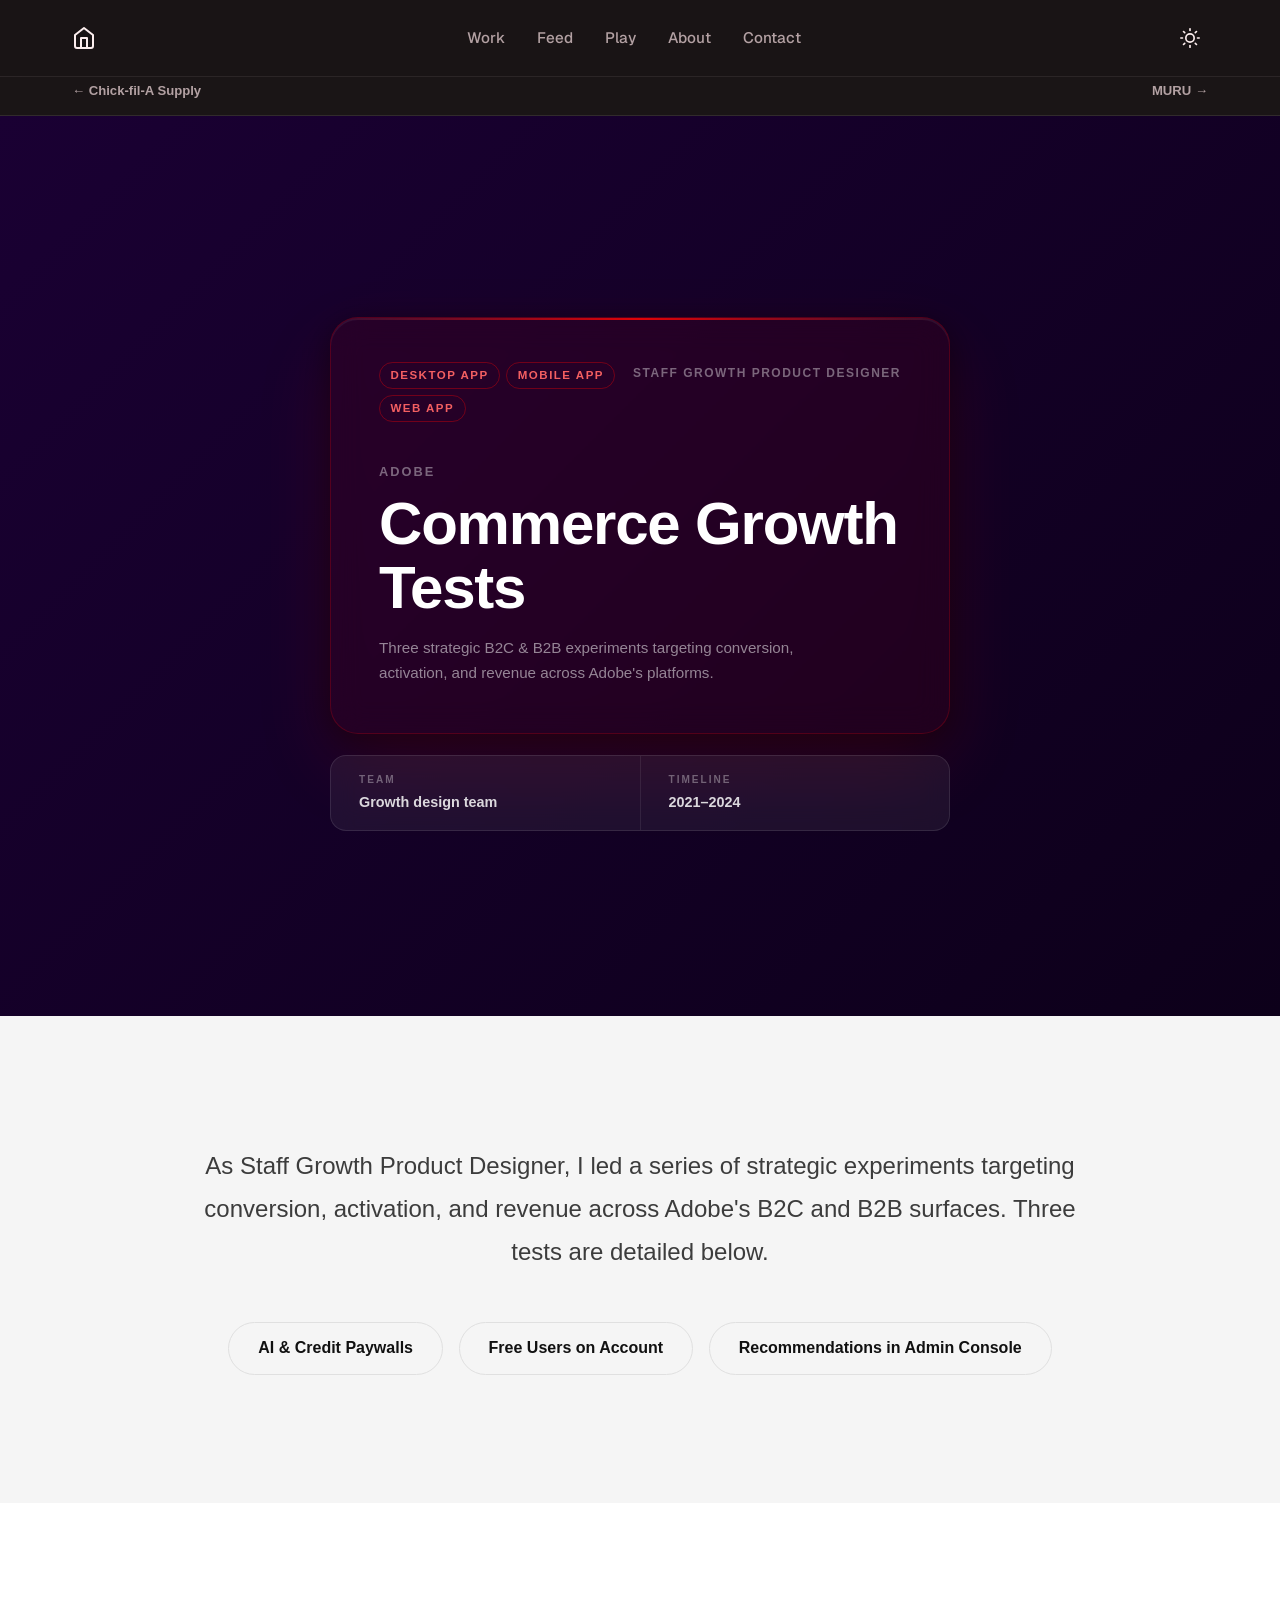
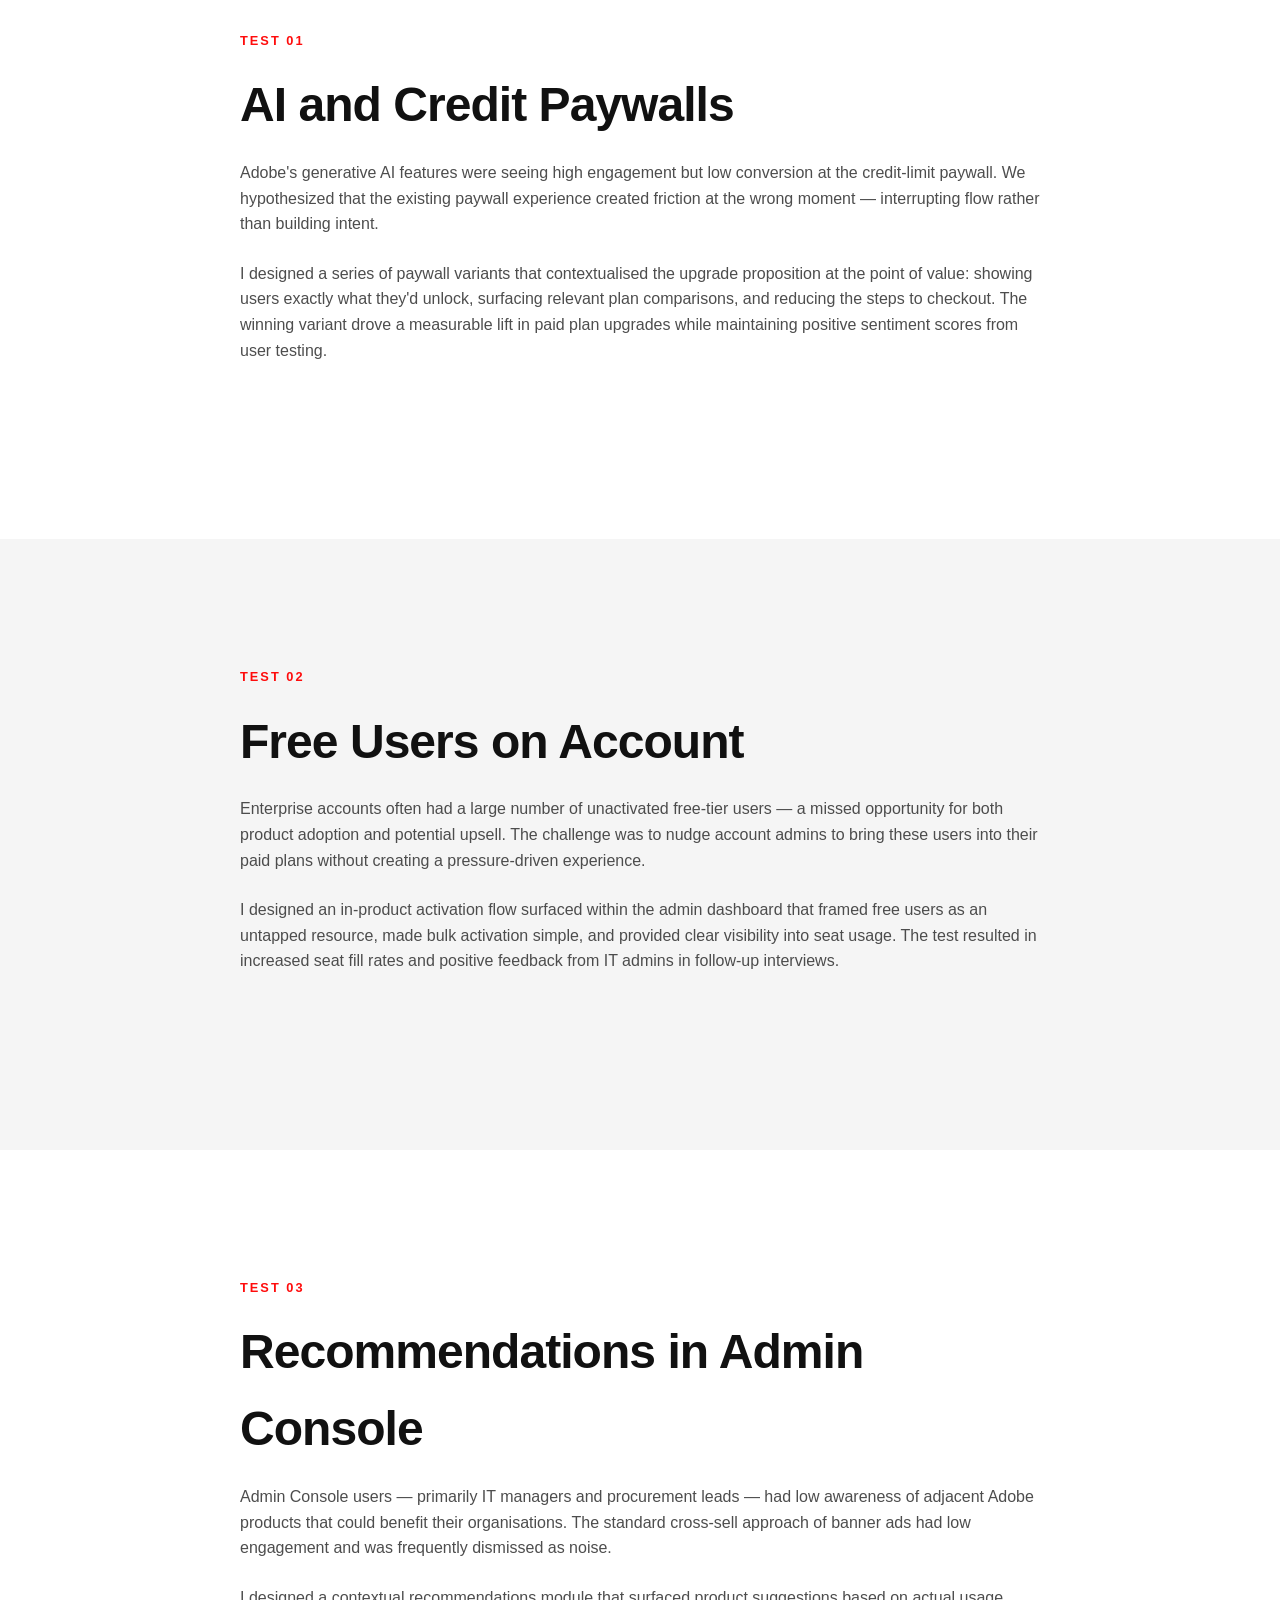
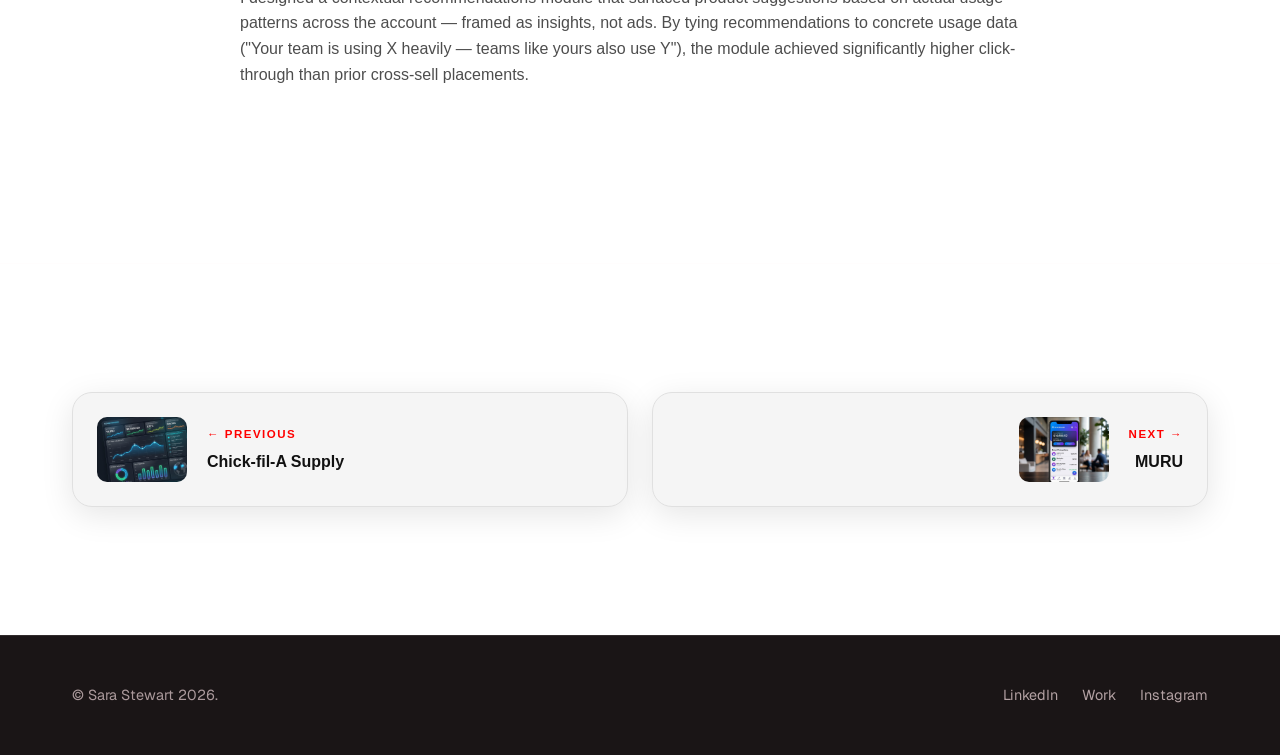
<file: case-studies/adobe.html>
<!DOCTYPE html>
<html lang="en" data-theme="dark">

<head>
    <meta charset="UTF-8">
    <meta name="viewport" content="width=device-width, initial-scale=1.0">
    <title>Adobe Commerce Growth Tests | Sara Stewart</title>
    <link href="https://fonts.googleapis.com/css2?family=Geist:wght@300..800&display=swap" rel="stylesheet">
    <link rel="stylesheet" href="../css/index.css">
    <script src="../js/main.js" defer></script>
    <style>
        /* ── Adobe Brand Typography ──
           Adobe Clean Display is an Adobe proprietary typeface. Add your
           Adobe Fonts kit to load it; it will fall back to Helvetica Neue. */
        main {
            font-family: "Adobe Clean Display", "Helvetica Neue", Helvetica, Arial, sans-serif;
        }
        main h1, main h2, main h3, main h4, main h5,
        main .cs-title, main .section-title {
            font-family: "Adobe Clean Display", "Helvetica Neue", Helvetica, Arial, sans-serif;
            font-weight: 700;
        }

        /* ── Adobe Brand Colors: white bg, Adobe red ── */
        main { --accent-color: #FF0000; }
        main .cs-content-block,
        main .cs-meta,
        main .cs-testimonial,
        main .cs-pagination { background: #FFFFFF; color: #111111; }
        main .section-spacing.alternate-bg { background: #F5F5F5 !important; }
        main .section-title { color: #111111; }
        main .lead-text { color: #333333; }
        main p { color: #444444; }
        main .meta-item.glass-card {
            background: #F5F5F5;
            border: 1px solid #E0E0E0;
            backdrop-filter: none;
            color: #111111;
        }
        main .meta-item h5 { color: #888888; }
        main .btn.btn-secondary {
            background: #F5F5F5;
            border-color: #E0E0E0;
            color: #111111;
        }
        main .btn.btn-secondary:hover { background: #FF0000; color: #fff; border-color: #FF0000; }
        main [style*="color: var(--accent-color)"] { color: #FF0000 !important; }
        main .cs-nav-direction { color: #FF0000; }
        main .cs-nav-card { background: #F5F5F5; border: 1px solid #E0E0E0; }
        main .cs-nav-title { color: #111111; }
        /* ── Adobe Hero background (theme-aware) ── */
        html                  { --cs-hero-bg: linear-gradient(135deg, #1a0033 0%, #0d001a 100%); }
        html[data-theme="light"] { --cs-hero-bg: linear-gradient(135deg, #fff5f5 0%, #ffe0e0 50%, #fff5f5 100%); }

        /* ── Adobe Hero Card — Dark ── */
        .cs-hero-card {
            background: rgba(255, 0, 0, 0.07);
            border-color: rgba(255, 0, 0, 0.22);
            box-shadow: 0 2px 0 rgba(255,255,255,0.06) inset, 0 32px 80px rgba(255,0,0,0.12), 0 8px 32px rgba(0,0,0,0.55);
        }
        .cs-hero-card::before {
            content: '';
            position: absolute;
            top: 0; left: 0; right: 0;
            height: 2px;
            background: linear-gradient(90deg, transparent, rgba(255,0,0,0.85), transparent);
            border-radius: 28px 28px 0 0;
        }
        .cs-hero-card-tags .platform-pill {
            color: rgba(255, 100, 100, 0.95);
            border-color: rgba(255, 0, 0, 0.35);
        }
        /* Dark: card text forced white (sections below are light-themed) */
        .cs-hero-card .cs-title { color: #ffffff; }
        .cs-hero-card .cs-subtitle { color: rgba(255,255,255,0.55); }

        /* ── Adobe Hero Card — Light ── */
        [data-theme="light"] .cs-hero-card {
            background: rgba(255, 255, 255, 0.88);
            border-color: rgba(255, 0, 0, 0.18);
        }
        [data-theme="light"] .cs-hero-card::before {
            background: linear-gradient(90deg, transparent, rgba(255, 0, 0, 0.4), transparent);
        }
        [data-theme="light"] .cs-hero-card-tags .platform-pill {
            color: #CC0000;
            border-color: rgba(255, 0, 0, 0.28);
        }
    </style>
</head>

<body class="case-study-page">

    <nav class="navbar glass">
        <div class="container nav-content">
            <div style="display: flex; align-items: center; z-index: 100;">
                <button id="hamburger-btn" class="icon-button mobile-only" aria-label="Toggle menu">
                    <svg xmlns="http://www.w3.org/2000/svg" width="24" height="24" viewBox="0 0 24 24" fill="none"
                        stroke="currentColor" stroke-width="2" stroke-linecap="round" stroke-linejoin="round">
                        <line x1="3" y1="12" x2="21" y2="12"></line>
                        <line x1="3" y1="6" x2="21" y2="6"></line>
                        <line x1="3" y1="18" x2="21" y2="18"></line>
                    </svg>
                </button>
                <a href="../index.html#hero" class="home-icon desktop-only" style="color: var(--text-primary); transition: transform 0.3s ease;">
                    <svg xmlns="http://www.w3.org/2000/svg" width="24" height="24" viewBox="0 0 24 24" fill="none"
                        stroke="currentColor" stroke-width="2" stroke-linecap="round" stroke-linejoin="round"
                        class="feather feather-home">
                        <path d="M3 9l9-7 9 7v11a2 2 0 0 1-2 2H5a2 2 0 0 1-2-2z"></path>
                        <polyline points="9 22 9 12 15 12 15 22"></polyline>
                    </svg>
                </a>
            </div>
            <div class="nav-links" id="nav-links-menu">
                <a href="../index.html#hero" class="nav-link mobile-only-link">Home</a>
                <a href="../index.html#work" class="nav-link">Work</a>
                <a href="../index.html#speaking" class="nav-link">Feed</a>
                <a href="../index.html#play" class="nav-link">Play</a>
                <a href="../index.html#about" class="nav-link">About</a>
                <a href="../index.html#contact" class="nav-link">Contact</a>
            </div>
            <button id="theme-toggle" class="icon-button" aria-label="Toggle Dark/Light Mode" style="z-index: 100;">
                <svg id="moon-icon" xmlns="http://www.w3.org/2000/svg" width="20" height="20" viewBox="0 0 24 24"
                    fill="none" stroke="currentColor" stroke-width="2" stroke-linecap="round" stroke-linejoin="round"
                    class="feather feather-moon"><path d="M21 12.79A9 9 0 1 1 11.21 3 7 7 0 0 0 21 12.79z"></path></svg>
                <svg id="sun-icon" xmlns="http://www.w3.org/2000/svg" width="20" height="20" viewBox="0 0 24 24"
                    fill="none" stroke="currentColor" stroke-width="2" stroke-linecap="round" stroke-linejoin="round"
                    class="feather feather-sun" style="display: none;">
                    <circle cx="12" cy="12" r="5"></circle>
                    <line x1="12" y1="1" x2="12" y2="3"></line>
                    <line x1="12" y1="21" x2="12" y2="23"></line>
                    <line x1="4.22" y1="4.22" x2="5.64" y2="5.64"></line>
                    <line x1="18.36" y1="18.36" x2="19.78" y2="19.78"></line>
                    <line x1="1" y1="12" x2="3" y2="12"></line>
                    <line x1="21" y1="12" x2="23" y2="12"></line>
                    <line x1="4.22" y1="19.78" x2="5.64" y2="18.36"></line>
                    <line x1="18.36" y1="5.64" x2="19.78" y2="4.22"></line>
                </svg>
            </button>
        </div>
    </nav>

    <main>
        <!-- Breadcrumb Nav -->
        <nav class="cs-breadcrumb-nav">
            <div class="container cs-breadcrumb-nav-inner">
                <a href="chick-fil-a.html" class="cs-breadcrumb-link">← Chick-fil-A Supply</a>
                <a href="muru.html" class="cs-breadcrumb-link">MURU →</a>
            </div>
        </nav>

        <!-- Hero -->
        <header class="cs-hero cs-hero--card" style="background: var(--cs-hero-bg);">
            <div class="cs-hero-card-wrap">
                <div class="cs-hero-card-scene">
                    <div class="cs-hero-card">
                        <div class="cs-hero-card-glare"></div>
                        <div class="cs-hero-card-meta">
                            <div class="cs-hero-card-tags">
                                <span class="platform-pill">Desktop App</span>
                                <span class="platform-pill">Mobile App</span>
                                <span class="platform-pill">Web App</span>
                            </div>
                            <span class="cs-hero-card-role">Staff Growth Product Designer</span>
                        </div>
                        <div class="cs-hero-card-body">
                            <span class="cs-hero-card-company">Adobe</span>
                            <h1 class="cs-title">Commerce Growth Tests</h1>
                            <p class="cs-subtitle">Three strategic B2C & B2B experiments targeting conversion, activation, and revenue across Adobe's platforms.</p>
                        </div>
                    </div>
                </div>
                <div class="cs-hero-meta-strip">
                    <div class="cs-hero-meta-chip">
                        <span class="cs-hero-meta-label">Team</span>
                        <span class="cs-hero-meta-value">Growth design team</span>
                    </div>
                    <div class="cs-hero-meta-chip">
                        <span class="cs-hero-meta-label">Timeline</span>
                        <span class="cs-hero-meta-value">2021–2024</span>
                    </div>
                </div>
            </div>
        </header>

        <!-- Meta Grid -->
        <section class="cs-meta section-spacing alternate-bg">
            <div class="container">
                <div class="cs-intro">
                    <p class="lead-text">As Staff Growth Product Designer, I led a series of strategic experiments targeting conversion, activation, and revenue across Adobe's B2C and B2B surfaces. Three tests are detailed below.</p>
                </div>

                <!-- In-page test navigation -->
                <div style="display: flex; gap: 1rem; flex-wrap: wrap; margin-top: 3rem; justify-content: center;">
                    <a href="#ai-paywalls" class="btn btn-secondary">AI & Credit Paywalls</a>
                    <a href="#free-users" class="btn btn-secondary">Free Users on Account</a>
                    <a href="#admin-recommendations" class="btn btn-secondary">Recommendations in Admin Console</a>
                </div>
            </div>
        </section>

        <!-- Test 1: AI and Credit Paywalls -->
        <section id="ai-paywalls" class="cs-content-block section-spacing">
            <div class="container">
                <div class="cs-text-wrap">
                    <p style="font-size: 0.8rem; text-transform: uppercase; letter-spacing: 2px; color: var(--accent-color); font-weight: 700; margin-bottom: 1rem;">Test 01</p>
                    <h2 class="section-title">AI and Credit Paywalls</h2>
                    <p>Adobe's generative AI features were seeing high engagement but low conversion at the credit-limit paywall. We hypothesized that the existing paywall experience created friction at the wrong moment — interrupting flow rather than building intent.</p>
                    <p style="margin-top: 1.5rem;">I designed a series of paywall variants that contextualised the upgrade proposition at the point of value: showing users exactly what they'd unlock, surfacing relevant plan comparisons, and reducing the steps to checkout. The winning variant drove a measurable lift in paid plan upgrades while maintaining positive sentiment scores from user testing.</p>
                </div>
            </div>
        </section>

        <!-- Test 2: Free Users on Account -->
        <section id="free-users" class="cs-content-block section-spacing alternate-bg">
            <div class="container">
                <div class="cs-text-wrap">
                    <p style="font-size: 0.8rem; text-transform: uppercase; letter-spacing: 2px; color: var(--accent-color); font-weight: 700; margin-bottom: 1rem;">Test 02</p>
                    <h2 class="section-title">Free Users on Account</h2>
                    <p>Enterprise accounts often had a large number of unactivated free-tier users — a missed opportunity for both product adoption and potential upsell. The challenge was to nudge account admins to bring these users into their paid plans without creating a pressure-driven experience.</p>
                    <p style="margin-top: 1.5rem;">I designed an in-product activation flow surfaced within the admin dashboard that framed free users as an untapped resource, made bulk activation simple, and provided clear visibility into seat usage. The test resulted in increased seat fill rates and positive feedback from IT admins in follow-up interviews.</p>
                </div>
            </div>
        </section>

        <!-- Test 3: Recommendations in Admin Console -->
        <section id="admin-recommendations" class="cs-content-block section-spacing">
            <div class="container">
                <div class="cs-text-wrap">
                    <p style="font-size: 0.8rem; text-transform: uppercase; letter-spacing: 2px; color: var(--accent-color); font-weight: 700; margin-bottom: 1rem;">Test 03</p>
                    <h2 class="section-title">Recommendations in Admin Console</h2>
                    <p>Admin Console users — primarily IT managers and procurement leads — had low awareness of adjacent Adobe products that could benefit their organisations. The standard cross-sell approach of banner ads had low engagement and was frequently dismissed as noise.</p>
                    <p style="margin-top: 1.5rem;">I designed a contextual recommendations module that surfaced product suggestions based on actual usage patterns across the account — framed as insights, not ads. By tying recommendations to concrete usage data ("Your team is using X heavily — teams like yours also use Y"), the module achieved significantly higher click-through than prior cross-sell placements.</p>
                </div>
            </div>
        </section>

        <!-- Prev / Next Navigation -->
        <section class="cs-pagination section-spacing">
            <div class="container">
                <div class="cs-nav-strip">
                    <a href="chick-fil-a.html" class="cs-nav-card glass-card">
                        <img src="../assets/case_study_1.png" alt="Chick-fil-A Supply" class="cs-nav-thumb">
                        <div class="cs-nav-card-text">
                            <span class="cs-nav-direction">← Previous</span>
                            <span class="cs-nav-title">Chick-fil-A Supply</span>
                        </div>
                    </a>
                    <a href="muru.html" class="cs-nav-card glass-card cs-nav-card-right">
                        <div class="cs-nav-card-text">
                            <span class="cs-nav-direction">Next →</span>
                            <span class="cs-nav-title">MURU</span>
                        </div>
                        <img src="../assets/case_study_2.png" alt="MURU" class="cs-nav-thumb">
                    </a>
                </div>
            </div>
        </section>
    </main>

    <footer class="footer">
        <div class="container footer-content" style="gap: 1.5rem; flex-wrap: wrap;">
            <p>© Sara Stewart 2026.</p>
            <div class="footer-links">
                <a href="https://www.linkedin.com/in/sarastewartwork/" target="_blank">LinkedIn</a>
                <a href="../index.html#work">Work</a>
                <a href="https://www.instagram.com/sarastewartwork/" target="_blank">Instagram</a>
            </div>
        </div>
    </footer>

</body>
</html>
</file>
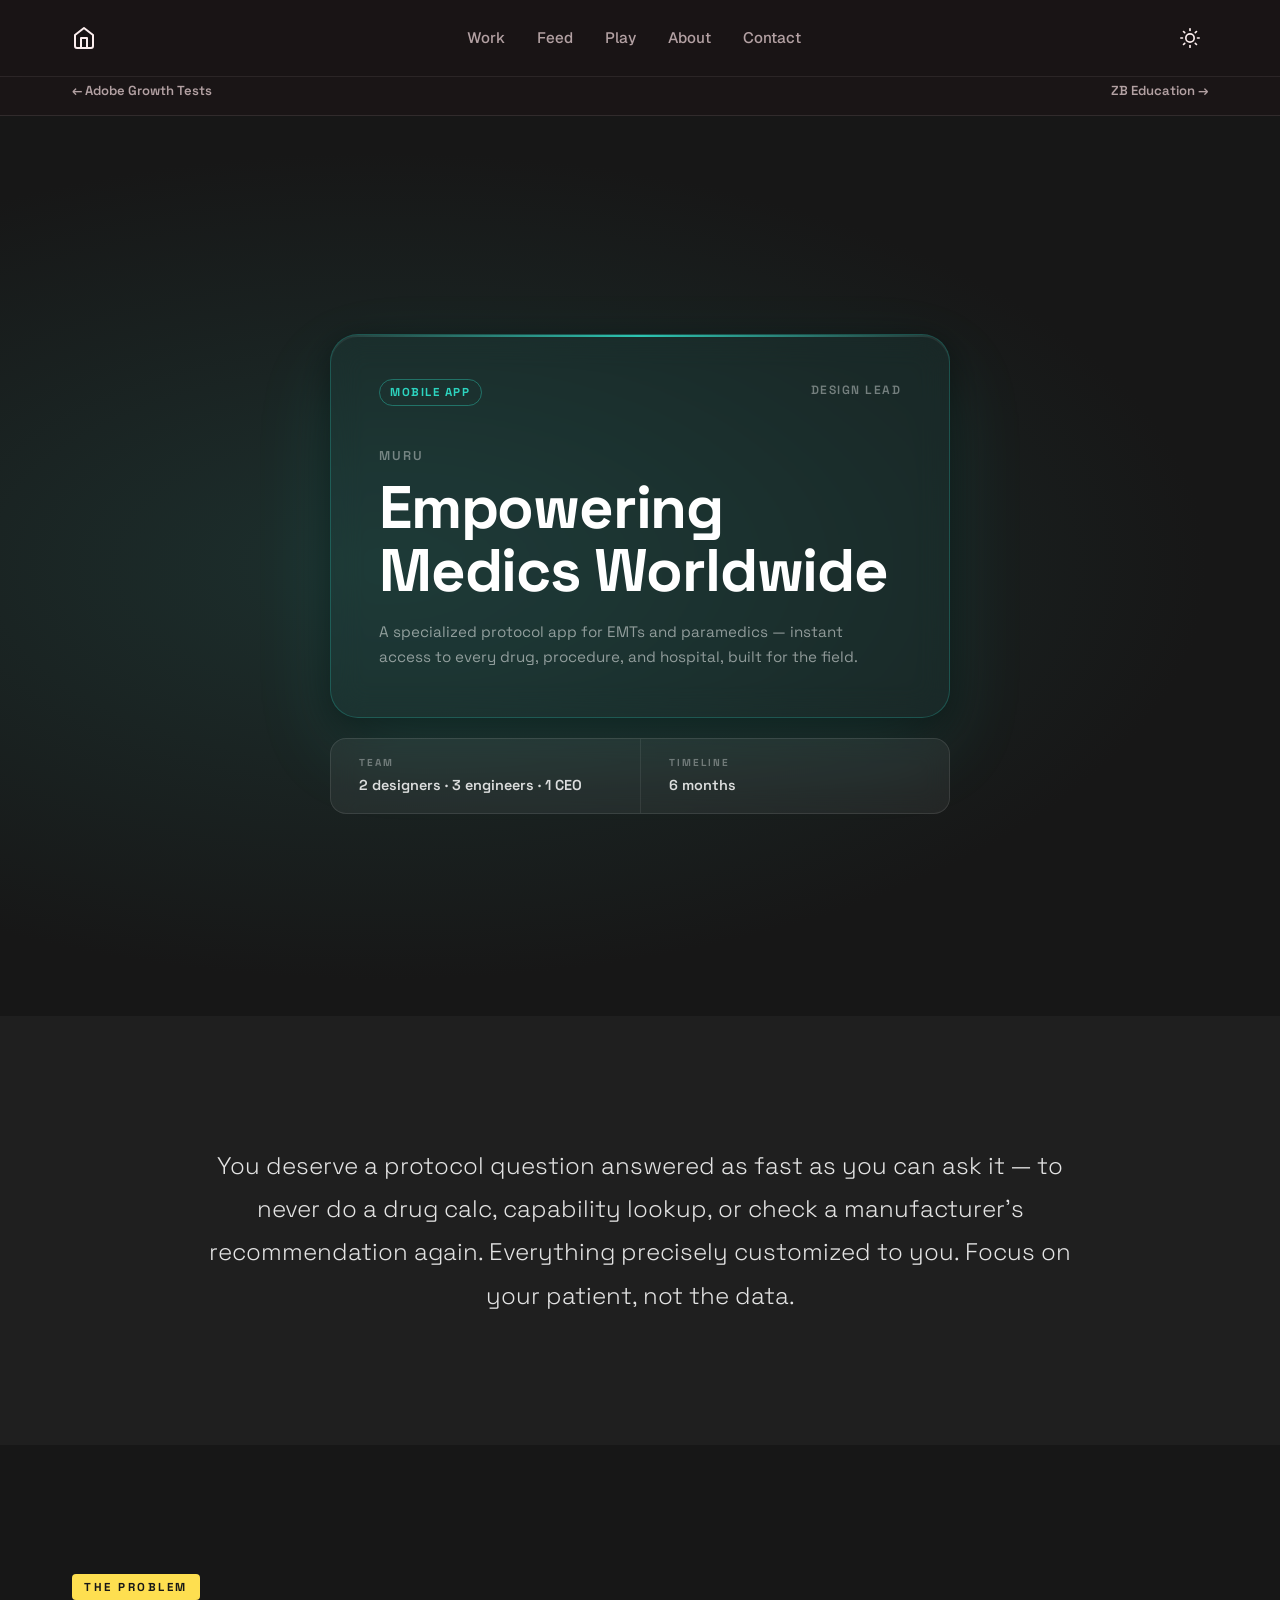
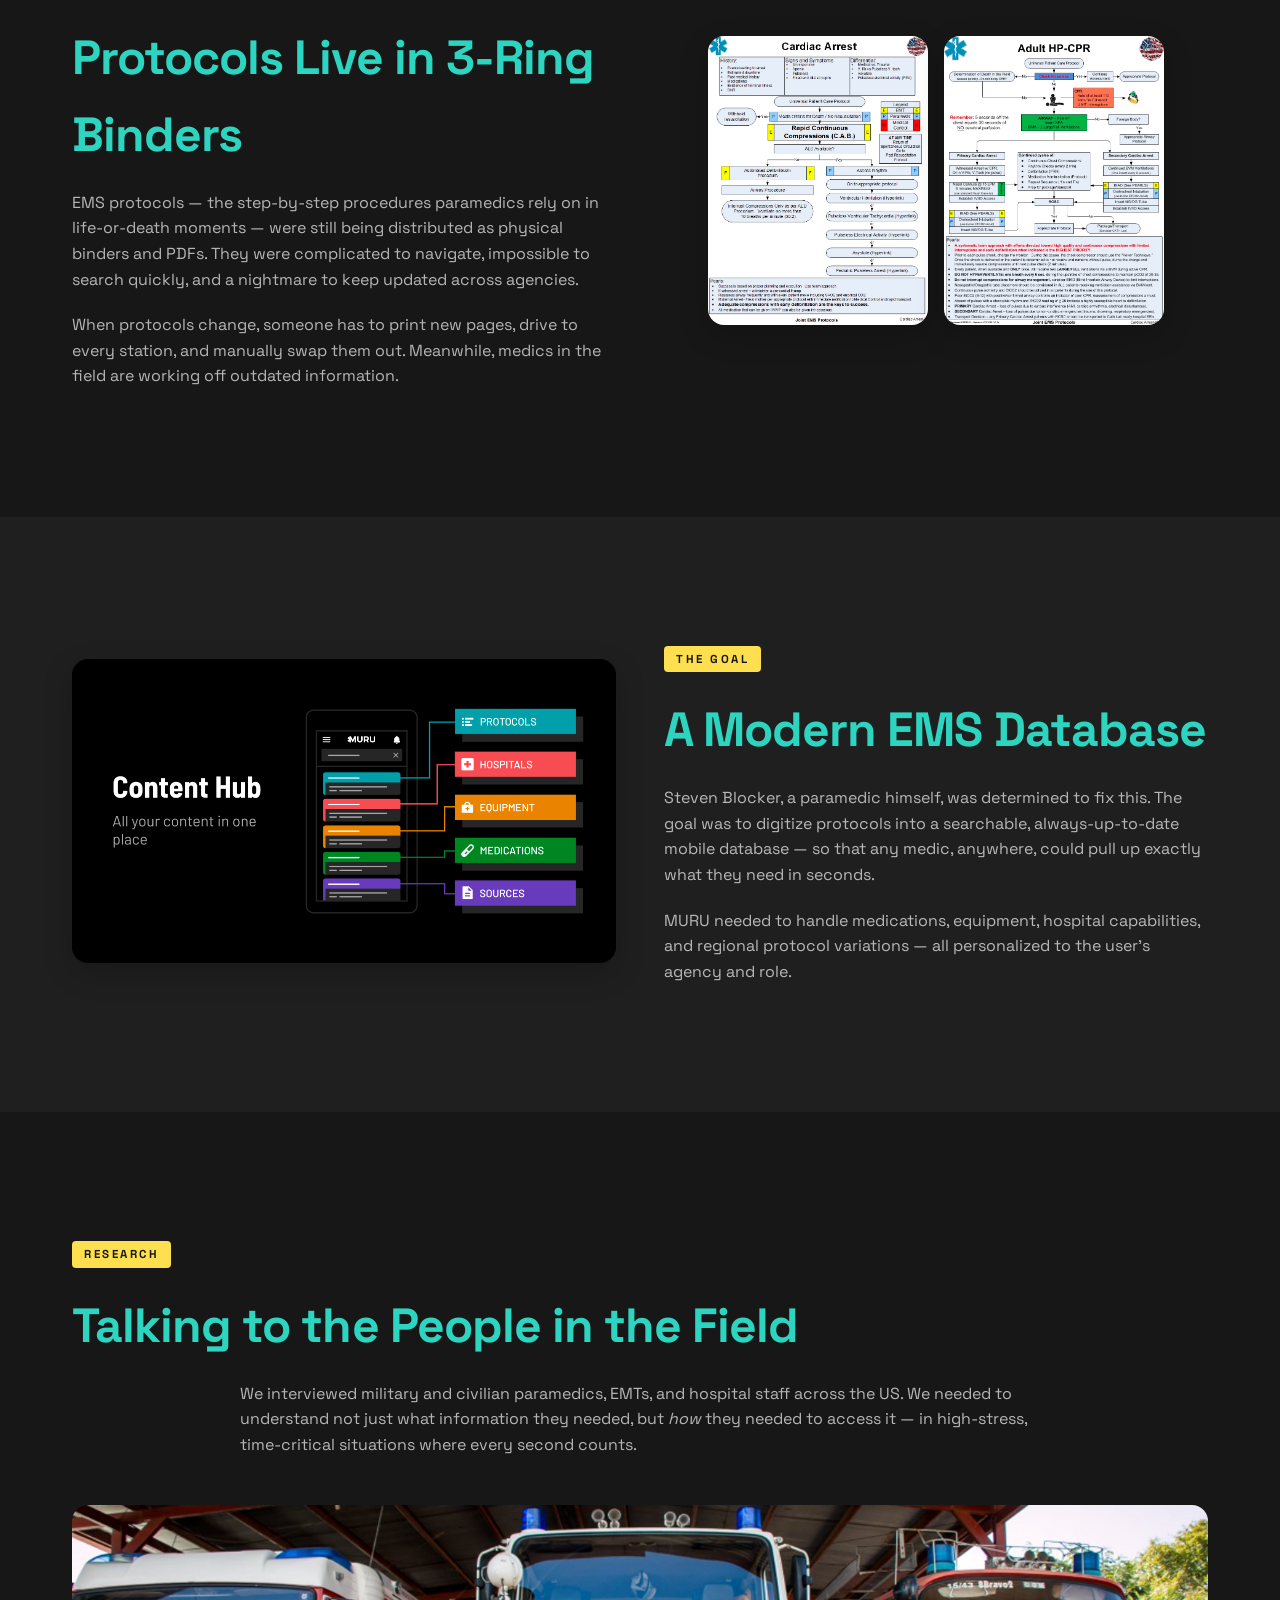
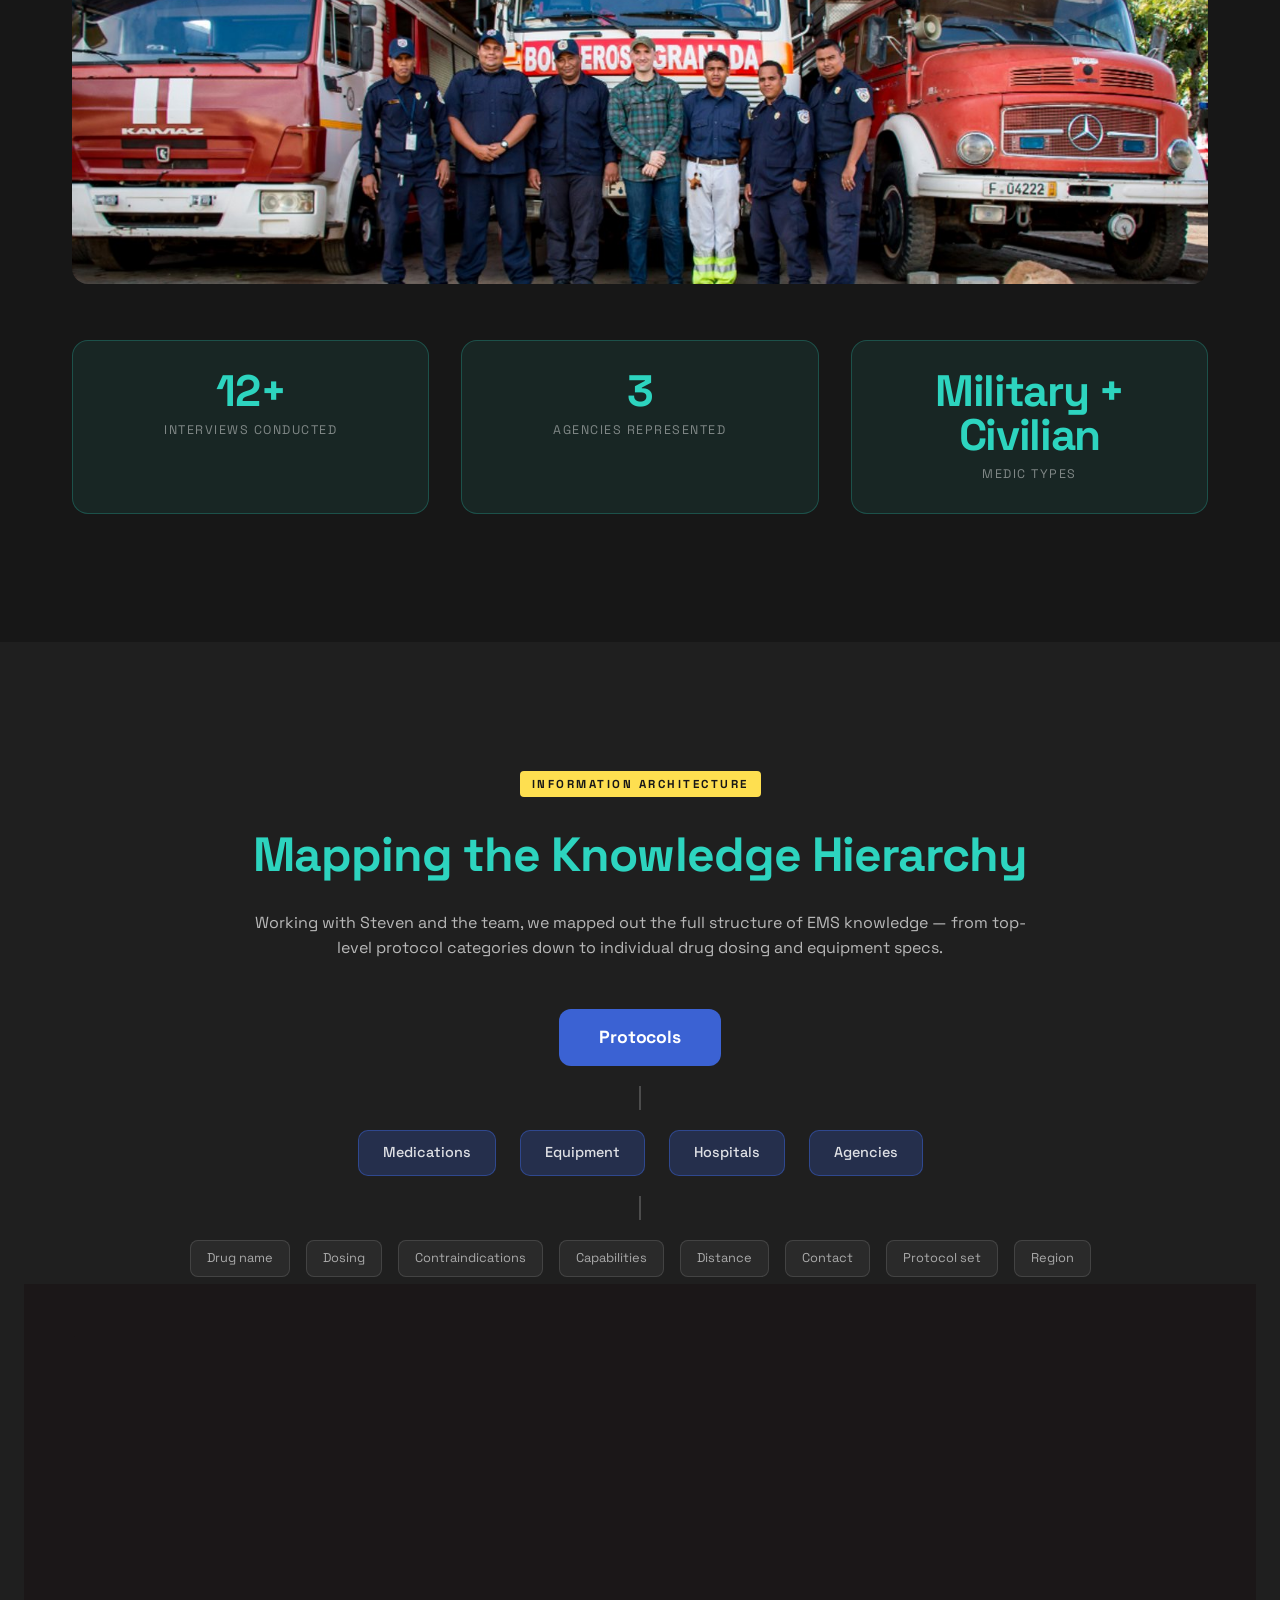
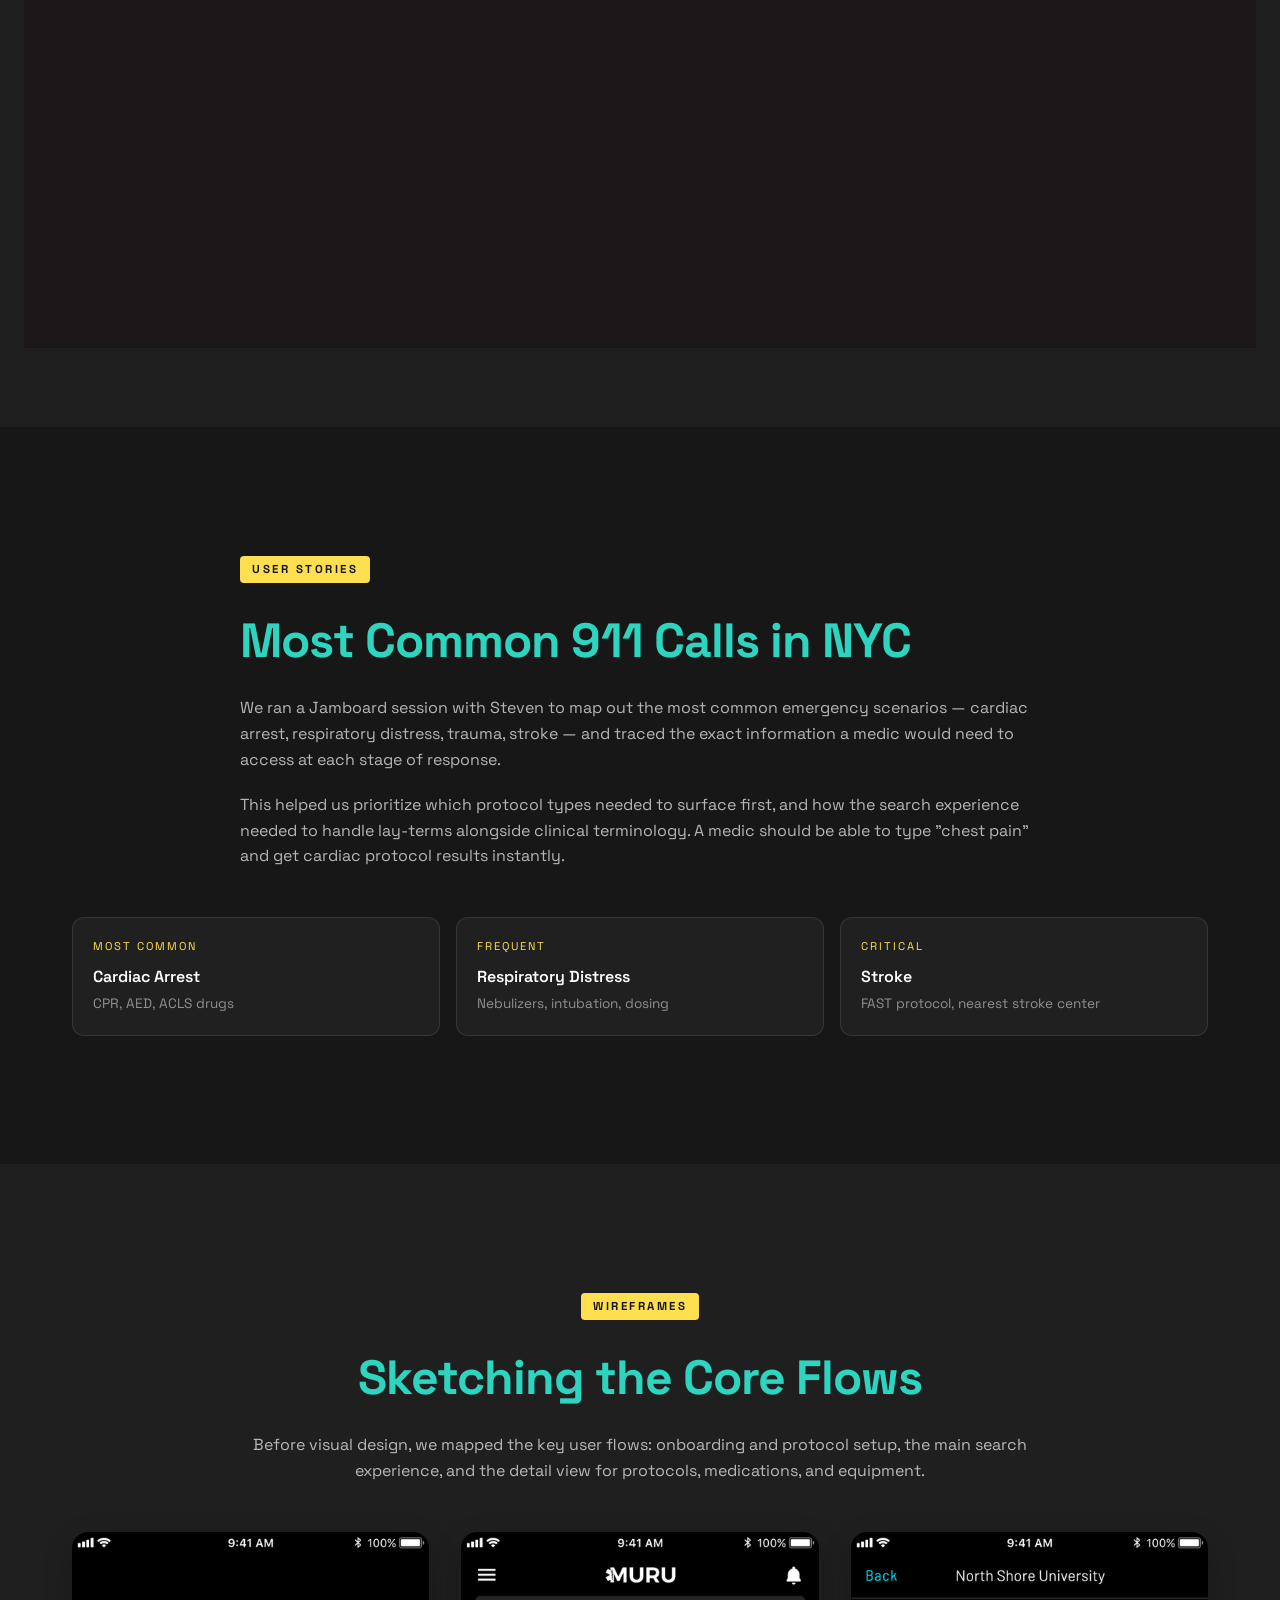
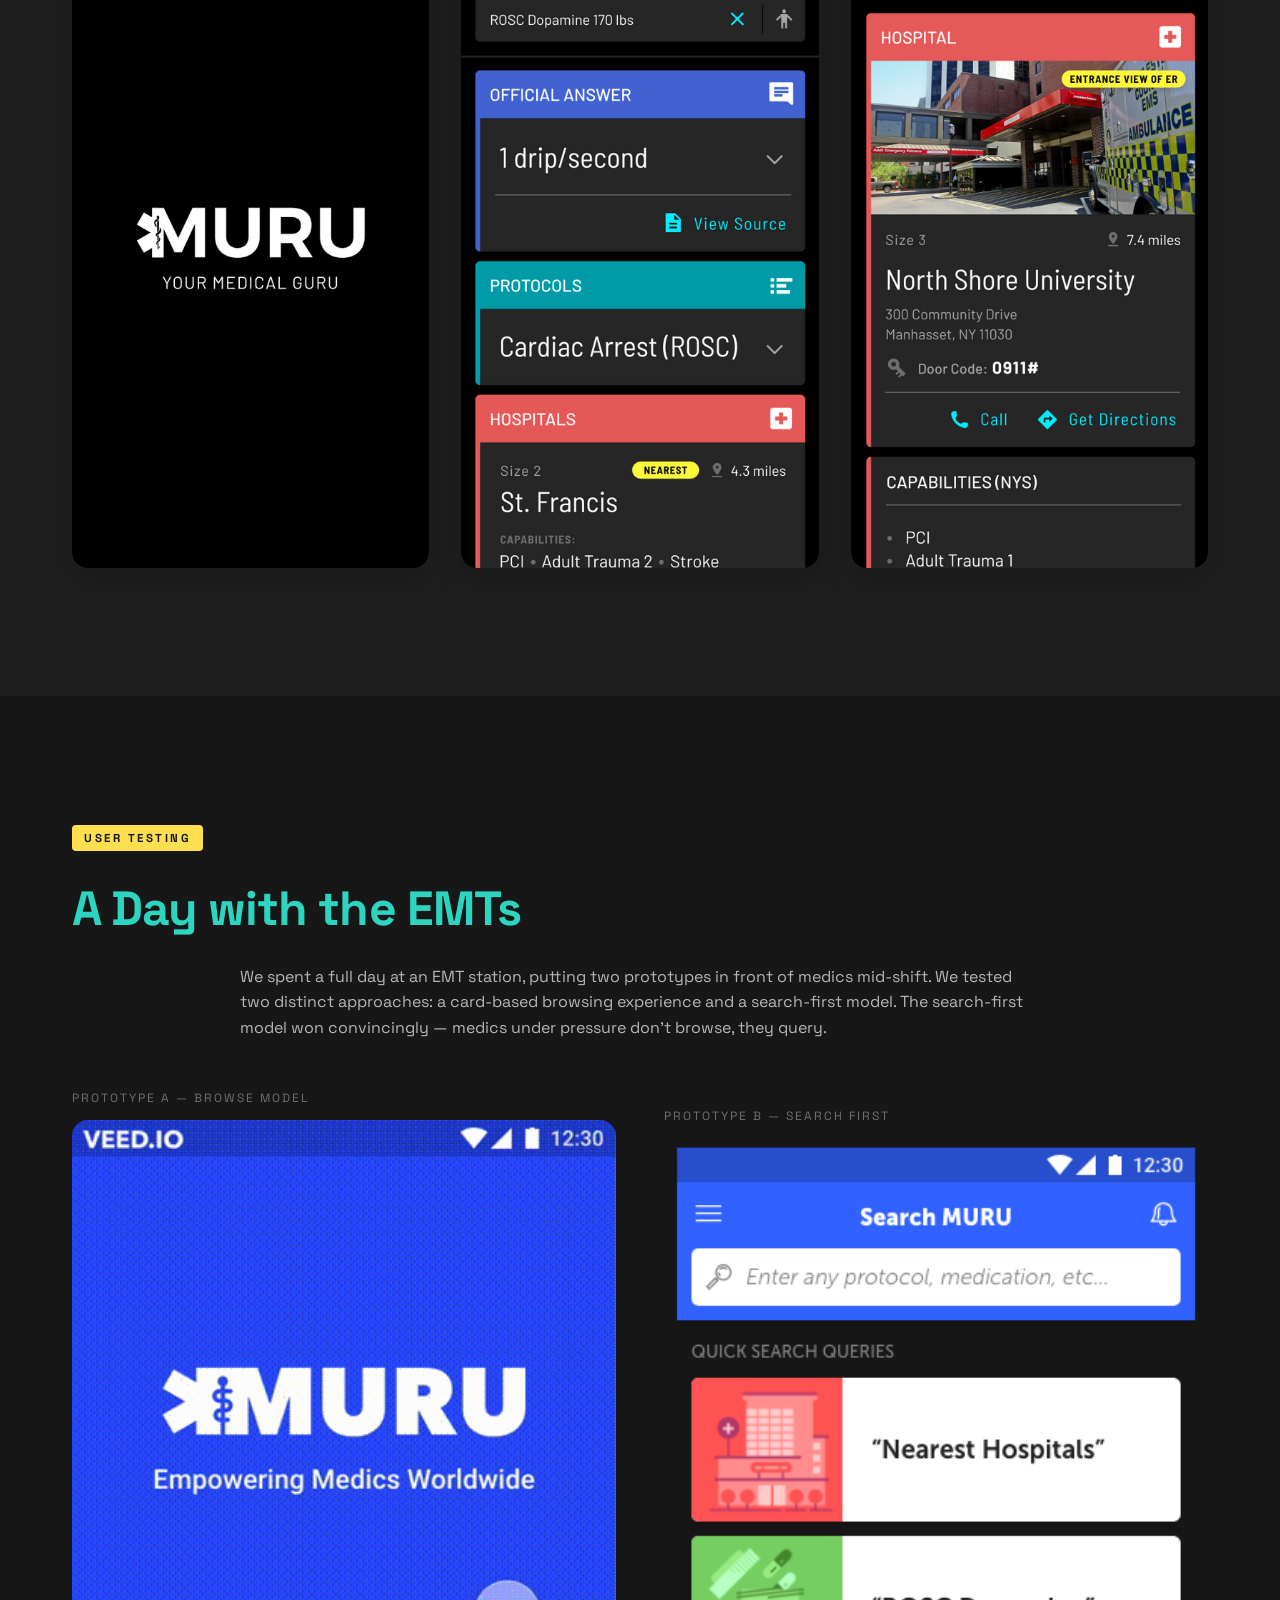
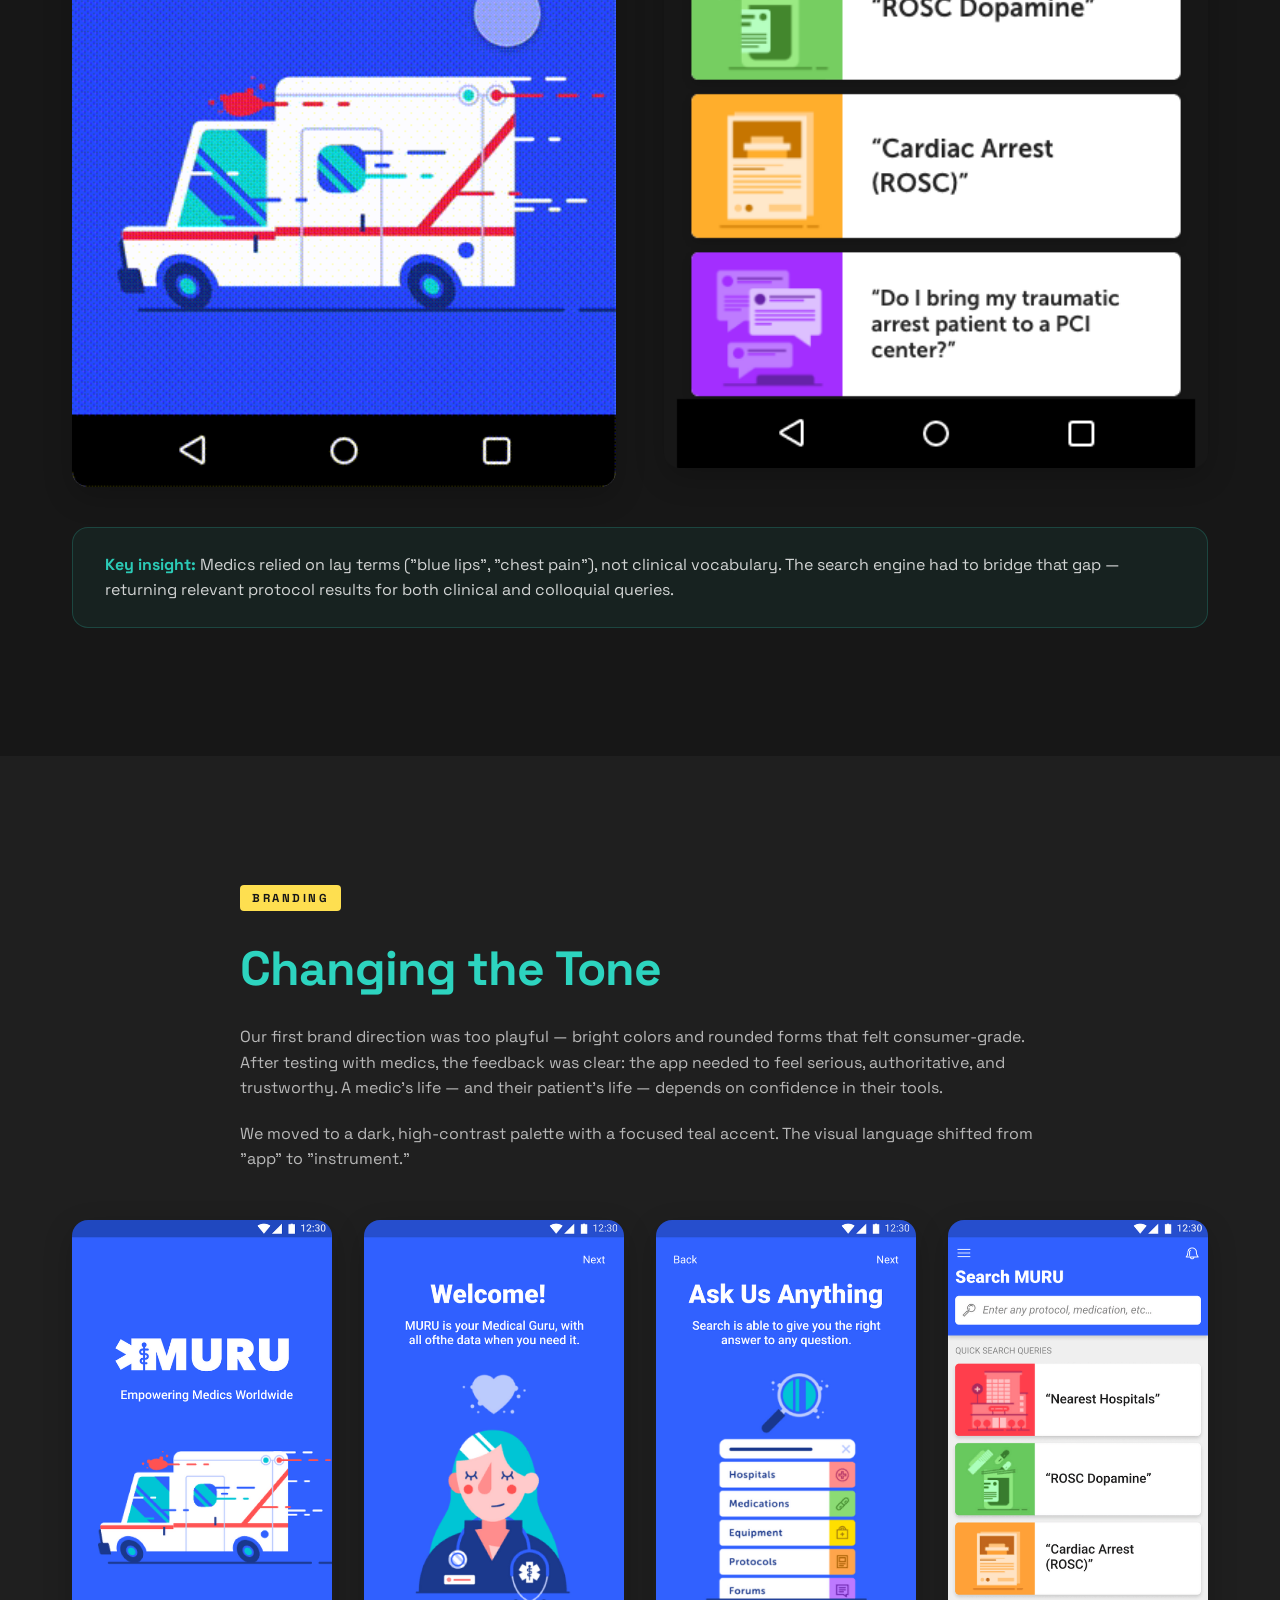
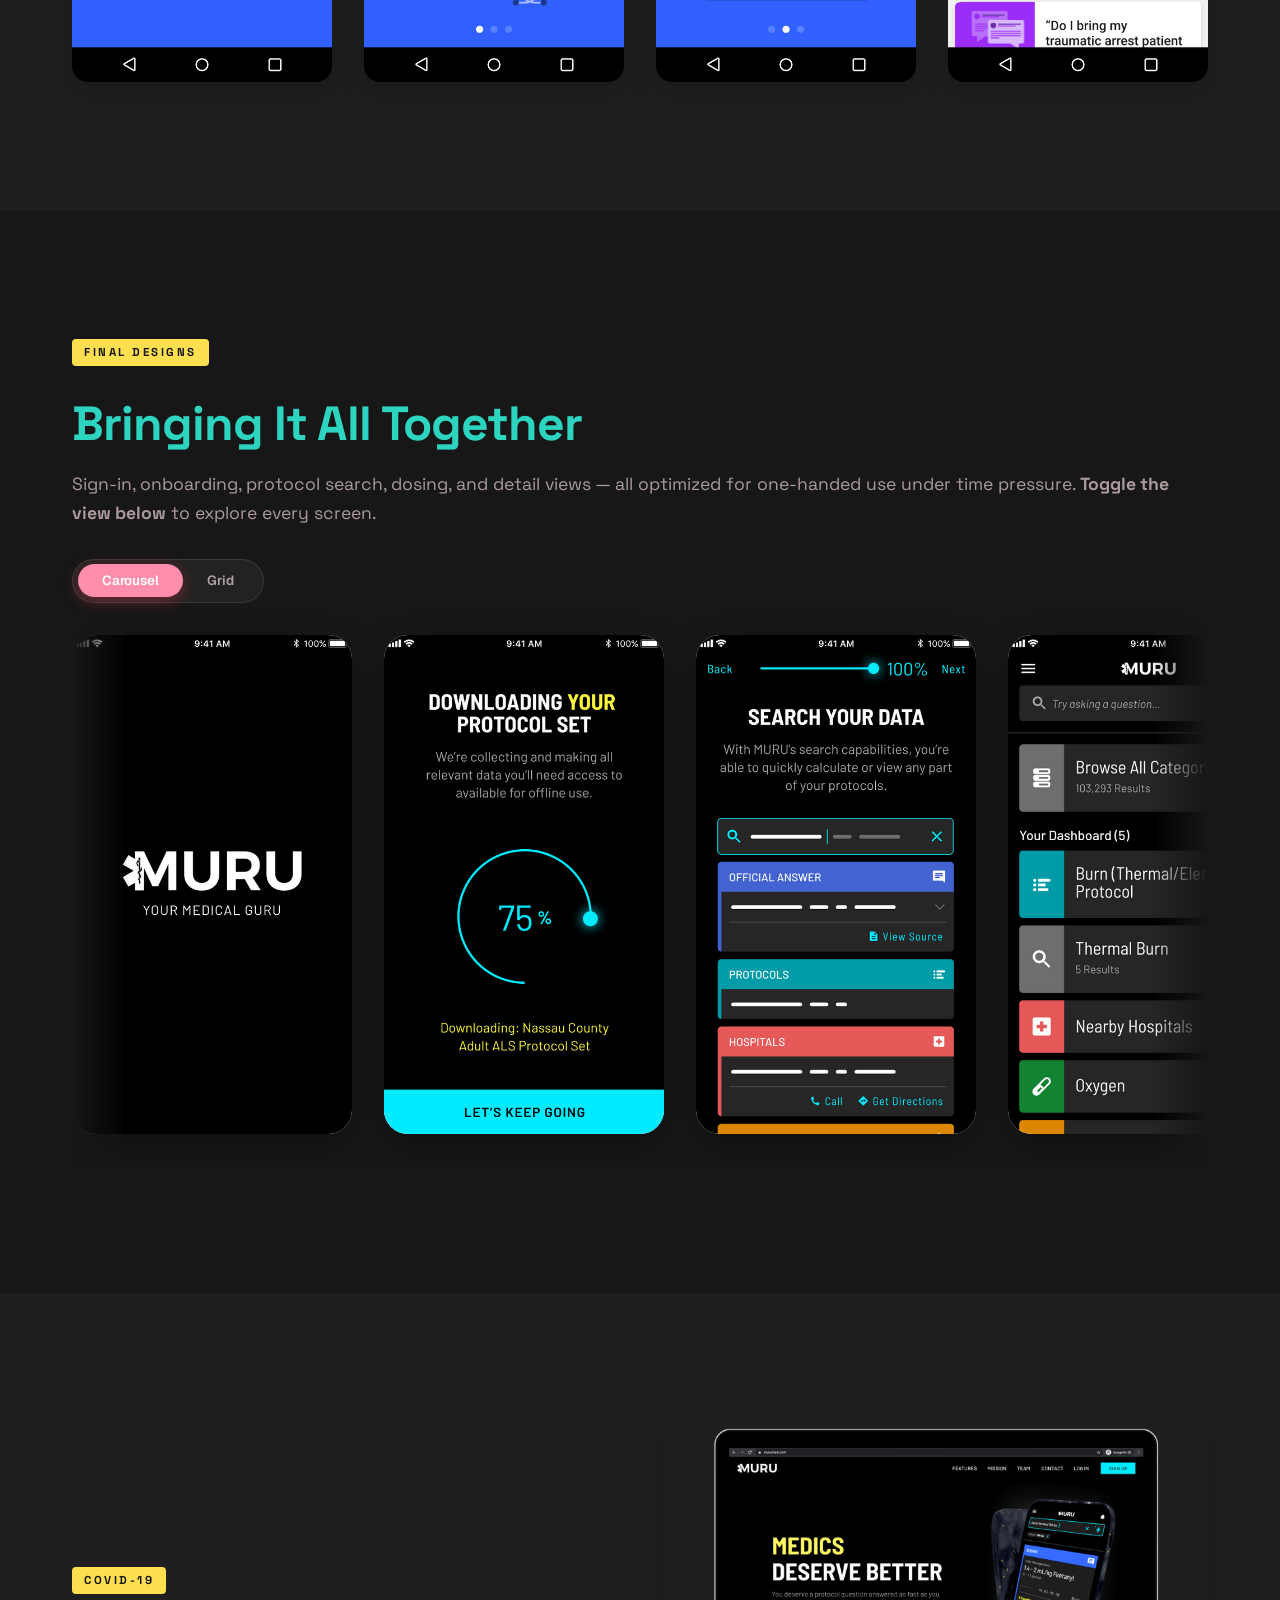
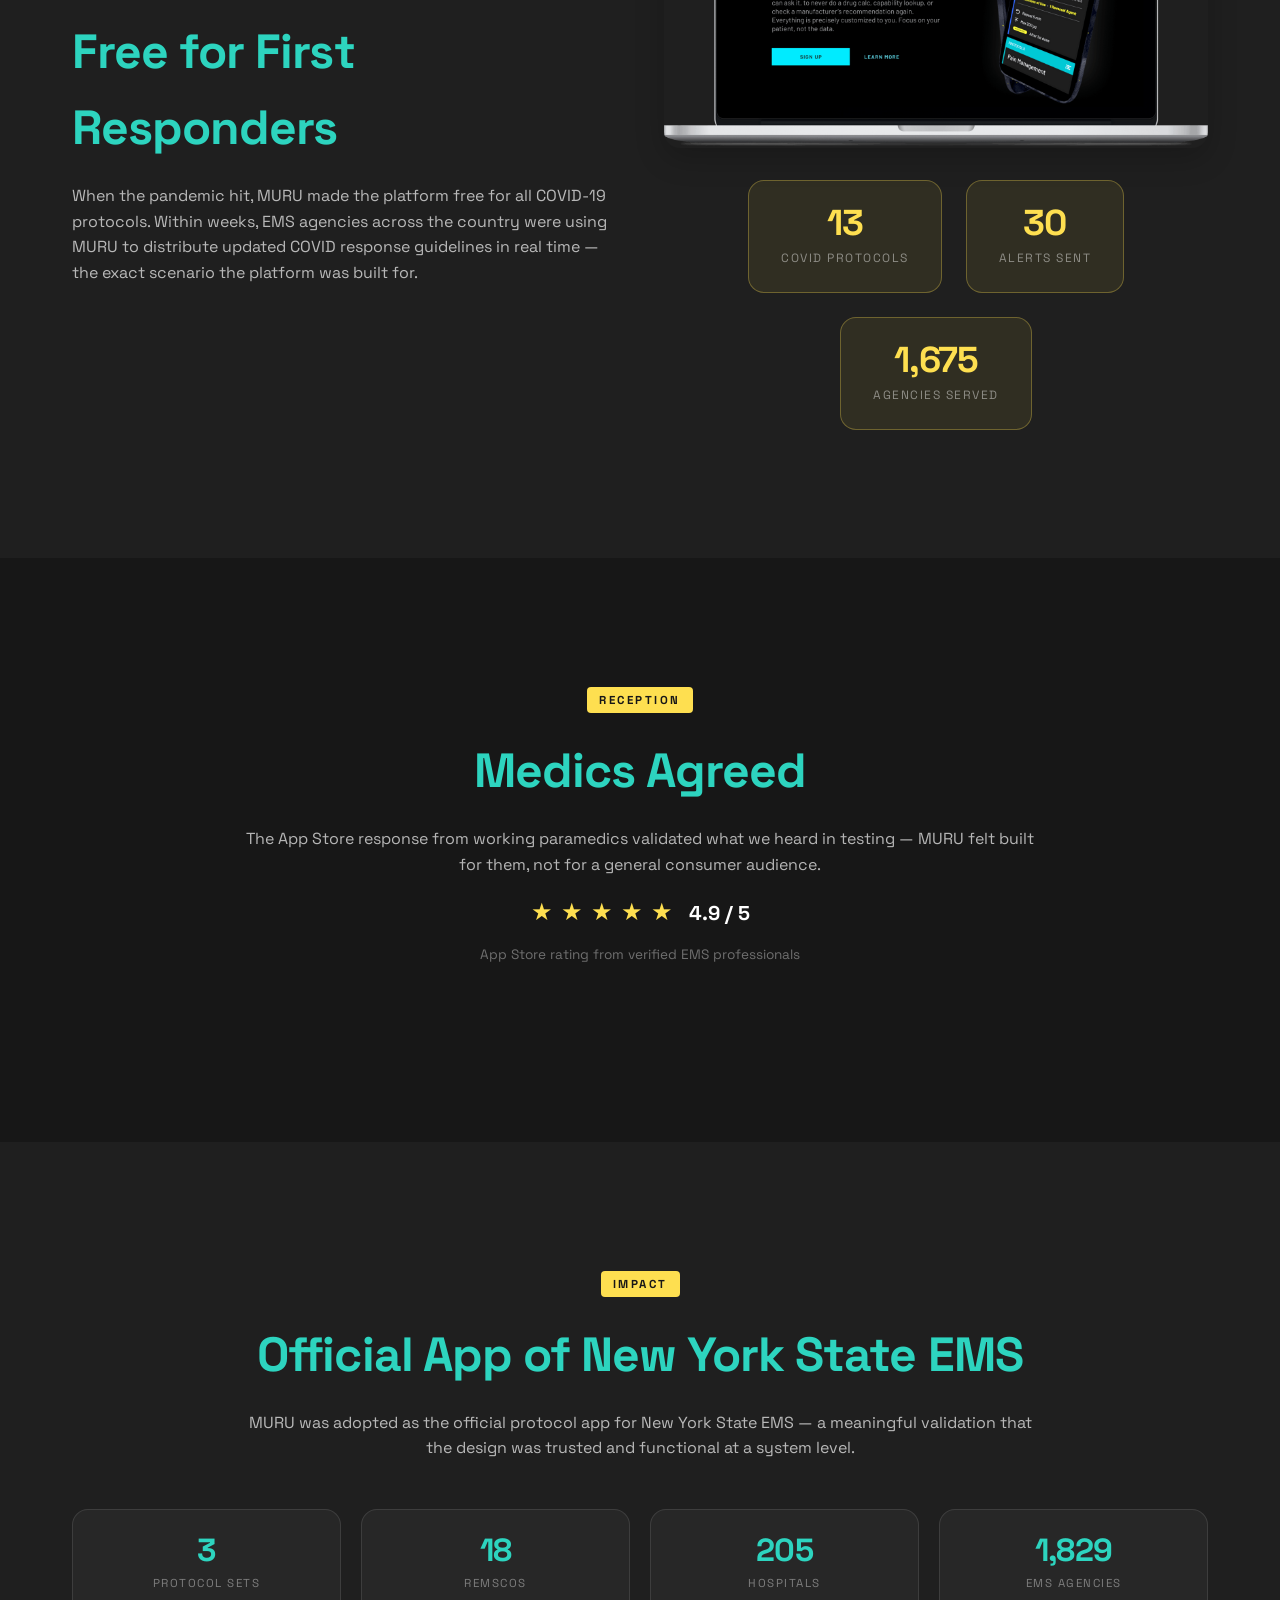
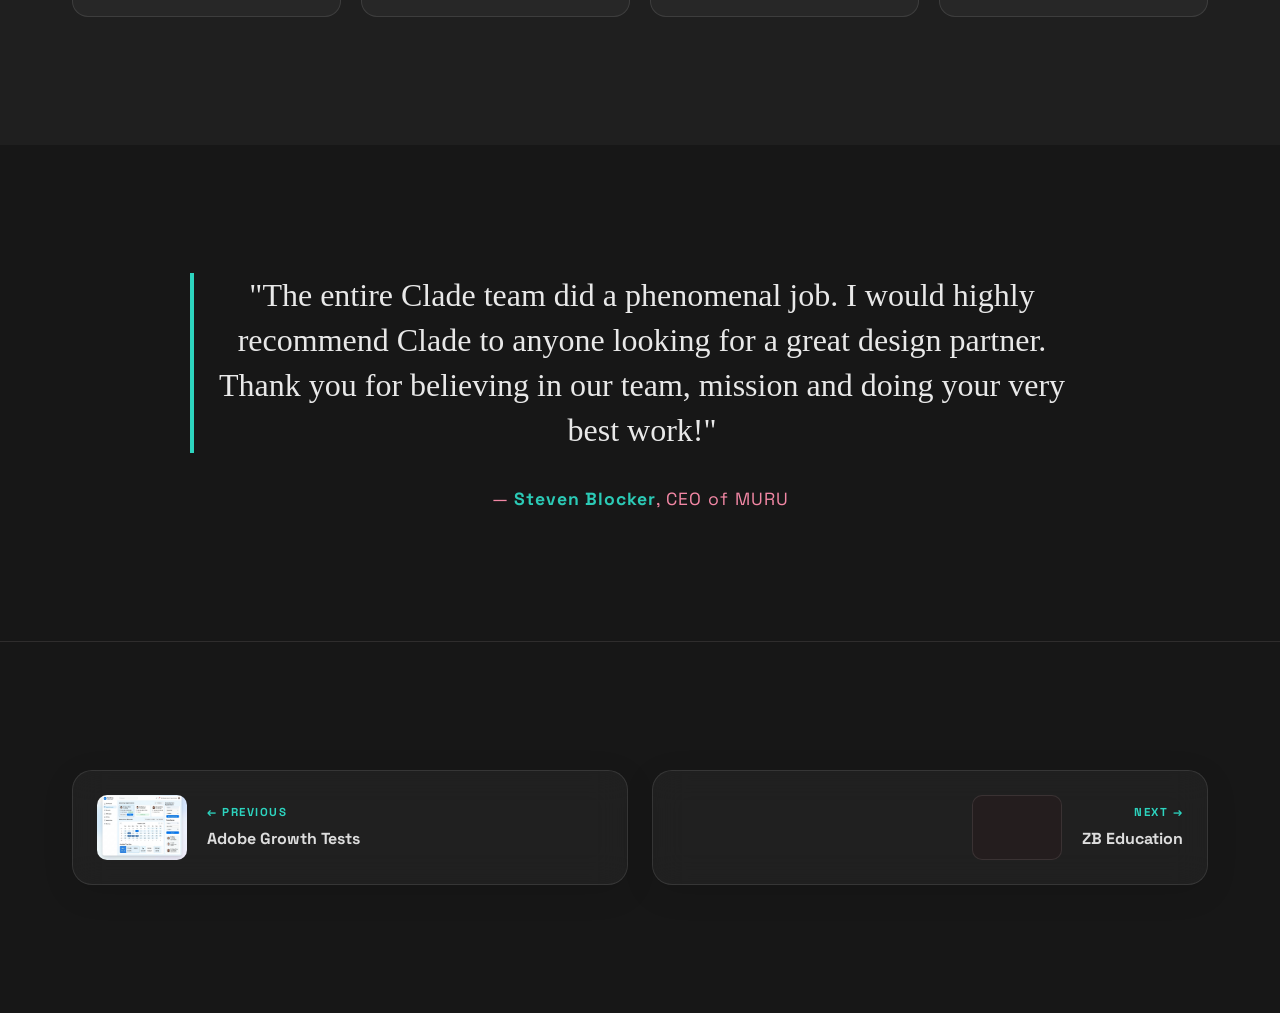
<file: case-studies/muru.html>
<!DOCTYPE html>
<html lang="en" data-theme="dark">

<head>
    <meta charset="UTF-8">
    <meta name="viewport" content="width=device-width, initial-scale=1.0">
    <title>MURU Case Study | Sara Stewart</title>
    <!-- Fonts -->
    <link href="https://fonts.googleapis.com/css2?family=Geist:wght@300..800&display=swap" rel="stylesheet">
    <link href="https://fonts.googleapis.com/css2?family=Space+Grotesk:wght@300;400;500;600;700&display=swap" rel="stylesheet">
    <!-- CSS -->
    <link rel="stylesheet" href="../css/index.css">
    <style>
        /* ── MURU Brand: dark canvas, Space Grotesk, teal accent ── */
        main { font-family: 'Space Grotesk', sans-serif; --accent-color: #2DD4BF; }
        main h1, main h2, main h3, main h4, main h5,
        main .cs-title, main .section-title {
            font-family: 'Space Grotesk', sans-serif;
            font-weight: 700;
            letter-spacing: -0.02em;
        }
        main .lead-text { font-family: 'Space Grotesk', sans-serif; }
        main .section-title { color: #2DD4BF; }
        main .cs-nav-direction { color: #2DD4BF; }
        main .meta-item h5 { color: #2DD4BF; }
        main .pull-quote { border-left: 4px solid #2DD4BF; }
        main .quote-author strong { color: #2DD4BF; }
        /* ── MURU Hero background (theme-aware) ── */
        html                  { --cs-hero-bg: radial-gradient(ellipse at 30% 50%, rgba(45,212,191,0.14) 0%, #171717 65%); }
        html[data-theme="light"] { --cs-hero-bg: linear-gradient(135deg, #f0fffd 0%, #d4f9f4 65%, #f0fffd 100%); }

        /* ── MURU Hero Card — Dark ── */
        .cs-hero-card {
            background: rgba(45, 212, 191, 0.07);
            border-color: rgba(45, 212, 191, 0.25);
            box-shadow: 0 2px 0 rgba(255,255,255,0.06) inset, 0 32px 80px rgba(45,212,191,0.12), 0 8px 32px rgba(0,0,0,0.55);
        }
        .cs-hero-card::before {
            content: '';
            position: absolute;
            top: 0; left: 0; right: 0;
            height: 2px;
            background: linear-gradient(90deg, transparent, rgba(45,212,191,0.9), transparent);
            border-radius: 28px 28px 0 0;
        }
        .cs-hero-card-tags .platform-pill {
            color: #2DD4BF;
            border-color: rgba(45, 212, 191, 0.4);
        }

        /* ── MURU Hero Card — Light ── */
        [data-theme="light"] .cs-hero-card {
            background: rgba(255, 255, 255, 0.88);
            border-color: rgba(45, 212, 191, 0.25);
        }
        [data-theme="light"] .cs-hero-card::before {
            background: linear-gradient(90deg, transparent, rgba(45, 212, 191, 0.55), transparent);
        }
        [data-theme="light"] .cs-hero-card-tags .platform-pill {
            color: #0d9488;
            border-color: rgba(45, 212, 191, 0.4);
        }

        /* ── MURU dark background override ── */
        main .cs-content-block,
        main .cs-meta,
        main .cs-testimonial,
        main .cs-pagination,
        main .cs-media-showcase {
            background: #171717;
        }
        main .section-spacing.alternate-bg {
            background: #1f1f1f !important;
        }
        main p, main li { color: rgba(255,255,255,0.72); }
        main .lead-text { color: rgba(255,255,255,0.92); }

        /* ── Section label pill (yellow) ── */
        .muru-label {
            display: inline-block;
            font-size: 0.72rem;
            font-weight: 700;
            text-transform: uppercase;
            letter-spacing: 2.5px;
            color: #171717;
            background: #FEDF50;
            padding: 0.25rem 0.75rem;
            border-radius: 4px;
            margin-bottom: 1.25rem;
        }

        /* ── Meta glass cards ── */
        main .meta-item.glass-card {
            background: rgba(255,255,255,0.05);
            border: 1px solid rgba(255,255,255,0.1);
        }

        /* ── Stat row ── */
        .muru-stat-row {
            display: flex;
            gap: 2rem;
            flex-wrap: wrap;
            margin-top: 3rem;
        }
        .muru-stat {
            background: rgba(45, 212, 191, 0.08);
            border: 1px solid rgba(45, 212, 191, 0.25);
            border-radius: 16px;
            padding: 1.75rem 2.25rem;
            flex: 1;
            min-width: 160px;
            text-align: center;
        }
        .muru-stat-value {
            font-size: 2.75rem;
            font-weight: 700;
            color: #2DD4BF;
            line-height: 1;
            letter-spacing: -0.03em;
        }
        .muru-stat-label {
            font-size: 0.78rem;
            text-transform: uppercase;
            letter-spacing: 1.5px;
            color: rgba(255,255,255,0.45);
            margin-top: 0.5rem;
        }

        /* ── Two-column image+text layout ── */
        .muru-split {
            display: grid;
            grid-template-columns: 1fr 1fr;
            gap: 3rem;
            align-items: center;
        }
        .muru-split.reverse { direction: rtl; }
        .muru-split.reverse > * { direction: ltr; }
        @media (max-width: 768px) {
            .muru-split { grid-template-columns: 1fr; }
            .muru-split.reverse { direction: ltr; }
        }

        /* ── IA diagram ── */
        .muru-ia {
            display: flex;
            flex-direction: column;
            align-items: center;
            gap: 1.25rem;
            margin-top: 2.5rem;
        }
        .muru-ia-root {
            background: #3B62D3;
            color: #fff;
            font-weight: 700;
            font-size: 1.1rem;
            padding: 0.9rem 2.5rem;
            border-radius: 12px;
            letter-spacing: -0.01em;
        }
        .muru-ia-connector {
            width: 2px;
            height: 1.5rem;
            background: rgba(255,255,255,0.2);
        }
        .muru-ia-children {
            display: flex;
            gap: 1.5rem;
            flex-wrap: wrap;
            justify-content: center;
        }
        .muru-ia-child {
            background: rgba(59,98,211,0.25);
            border: 1px solid rgba(59,98,211,0.5);
            color: rgba(255,255,255,0.85);
            padding: 0.65rem 1.5rem;
            border-radius: 10px;
            font-size: 0.9rem;
            font-weight: 500;
        }
        .muru-ia-grandchildren {
            display: flex;
            gap: 1rem;
            flex-wrap: wrap;
            justify-content: center;
        }
        .muru-ia-grandchild {
            background: rgba(255,255,255,0.05);
            border: 1px solid rgba(255,255,255,0.12);
            color: rgba(255,255,255,0.6);
            padding: 0.45rem 1rem;
            border-radius: 8px;
            font-size: 0.8rem;
        }

        /* ── COVID stat box ── */
        .muru-covid-stats {
            display: flex;
            gap: 1.5rem;
            flex-wrap: wrap;
            margin-top: 2.5rem;
            justify-content: center;
        }
        .muru-covid-stat {
            background: rgba(254,223,80,0.08);
            border: 1px solid rgba(254,223,80,0.3);
            border-radius: 16px;
            padding: 1.5rem 2rem;
            text-align: center;
            min-width: 140px;
        }
        .muru-covid-stat-value {
            font-size: 2.25rem;
            font-weight: 700;
            color: #FEDF50;
            line-height: 1;
            letter-spacing: -0.03em;
        }
        .muru-covid-stat-label {
            font-size: 0.75rem;
            text-transform: uppercase;
            letter-spacing: 1.5px;
            color: rgba(255,255,255,0.45);
            margin-top: 0.5rem;
        }

        /* ── App of NY stats ── */
        .muru-ny-stats {
            display: grid;
            grid-template-columns: repeat(4, 1fr);
            gap: 1.25rem;
            margin-top: 2.5rem;
        }
        @media (max-width: 900px) {
            .muru-ny-stats { grid-template-columns: repeat(2, 1fr); }
        }
        @media (max-width: 480px) {
            .muru-ny-stats { grid-template-columns: 1fr 1fr; }
        }
        .muru-ny-stat {
            background: rgba(255,255,255,0.04);
            border: 1px solid rgba(255,255,255,0.1);
            border-radius: 16px;
            padding: 1.5rem 1.25rem;
            text-align: center;
        }
        .muru-ny-stat-value {
            font-size: 2rem;
            font-weight: 700;
            color: #2DD4BF;
            line-height: 1;
            letter-spacing: -0.03em;
        }
        .muru-ny-stat-label {
            font-size: 0.72rem;
            text-transform: uppercase;
            letter-spacing: 1.5px;
            color: rgba(255,255,255,0.4);
            margin-top: 0.5rem;
        }

        /* ── Review stars ── */
        .muru-stars {
            display: flex;
            align-items: center;
            gap: 0.5rem;
            margin-top: 1rem;
        }
        .muru-star { color: #FEDF50; font-size: 1.5rem; }
        .muru-rating { font-size: 1.25rem; font-weight: 700; color: #fff; margin-left: 0.5rem; }

        /* ── Nav card overrides ── */
        main .cs-nav-card { background: rgba(255,255,255,0.04); border: 1px solid rgba(255,255,255,0.1); }
        main .cs-nav-title { color: rgba(255,255,255,0.85); }
    </style>
</head>

<body class="case-study-page">

    <!-- Navbar -->
    <nav class="navbar glass">
        <div class="container nav-content">
            <div style="display: flex; align-items: center; z-index: 100;">
                <button id="hamburger-btn" class="icon-button mobile-only" aria-label="Toggle menu">
                    <svg xmlns="http://www.w3.org/2000/svg" width="24" height="24" viewBox="0 0 24 24" fill="none"
                        stroke="currentColor" stroke-width="2" stroke-linecap="round" stroke-linejoin="round">
                        <line x1="3" y1="12" x2="21" y2="12"></line>
                        <line x1="3" y1="6" x2="21" y2="6"></line>
                        <line x1="3" y1="18" x2="21" y2="18"></line>
                    </svg>
                </button>
                <a href="../index.html#hero" class="home-icon desktop-only" style="color: var(--text-primary); transition: transform 0.3s ease;">
                    <svg xmlns="http://www.w3.org/2000/svg" width="24" height="24" viewBox="0 0 24 24" fill="none" stroke="currentColor" stroke-width="2" stroke-linecap="round" stroke-linejoin="round" class="feather feather-home">
                        <path d="M3 9l9-7 9 7v11a2 2 0 0 1-2 2H5a2 2 0 0 1-2-2z"></path>
                        <polyline points="9 22 9 12 15 12 15 22"></polyline>
                    </svg>
                </a>
            </div>
            <div class="nav-links" id="nav-links-menu">
                <a href="../index.html#hero" class="nav-link mobile-only-link">Home</a>
                <a href="../index.html#work" class="nav-link">Work</a>
                <a href="../index.html#speaking" class="nav-link">Feed</a>
                <a href="../index.html#play" class="nav-link">Play</a>
                <a href="../index.html#about" class="nav-link">About</a>
                <a href="../index.html#contact" class="nav-link">Contact</a>
            </div>
            <button id="theme-toggle" class="icon-button" aria-label="Toggle Dark/Light Mode" style="z-index: 100;">
                <svg id="moon-icon" xmlns="http://www.w3.org/2000/svg" width="20" height="20" viewBox="0 0 24 24" fill="none" stroke="currentColor" stroke-width="2" stroke-linecap="round" stroke-linejoin="round" class="feather feather-moon"><path d="M21 12.79A9 9 0 1 1 11.21 3 7 7 0 0 0 21 12.79z"></path></svg>
                <svg id="sun-icon" xmlns="http://www.w3.org/2000/svg" width="20" height="20" viewBox="0 0 24 24" fill="none" stroke="currentColor" stroke-width="2" stroke-linecap="round" stroke-linejoin="round" class="feather feather-sun" style="display: none;"><circle cx="12" cy="12" r="5"></circle><line x1="12" y1="1" x2="12" y2="3"></line><line x1="12" y1="21" x2="12" y2="23"></line><line x1="4.22" y1="4.22" x2="5.64" y2="5.64"></line><line x1="18.36" y1="18.36" x2="19.78" y2="19.78"></line><line x1="1" y1="12" x2="3" y2="12"></line><line x1="21" y1="12" x2="23" y2="12"></line><line x1="4.22" y1="19.78" x2="5.64" y2="18.36"></line><line x1="18.36" y1="5.64" x2="19.78" y2="4.22"></line></svg>
            </button>
        </div>
    </nav>

    <main>
        <!-- Breadcrumb Nav -->
        <nav class="cs-breadcrumb-nav">
            <div class="container cs-breadcrumb-nav-inner">
                <a href="adobe.html" class="cs-breadcrumb-link">← Adobe Growth Tests</a>
                <a href="zenbusiness.html" class="cs-breadcrumb-link">ZB Education →</a>
            </div>
        </nav>

        <!-- ── Hero ── -->
        <header class="cs-hero cs-hero--card" style="background: var(--cs-hero-bg);">
            <div class="cs-hero-card-wrap">
                <div class="cs-hero-card-scene">
                    <div class="cs-hero-card">
                        <div class="cs-hero-card-glare"></div>
                        <div class="cs-hero-card-meta">
                            <div class="cs-hero-card-tags">
                                <span class="platform-pill">Mobile App</span>
                            </div>
                            <span class="cs-hero-card-role">Design Lead</span>
                        </div>
                        <div class="cs-hero-card-body">
                            <span class="cs-hero-card-company">MURU</span>
                            <h1 class="cs-title">Empowering Medics Worldwide</h1>
                            <p class="cs-subtitle">A specialized protocol app for EMTs and paramedics — instant access to every drug, procedure, and hospital, built for the field.</p>
                        </div>
                    </div>
                </div>
                <div class="cs-hero-meta-strip">
                    <div class="cs-hero-meta-chip">
                        <span class="cs-hero-meta-label">Team</span>
                        <span class="cs-hero-meta-value">2 designers · 3 engineers · 1 CEO</span>
                    </div>
                    <div class="cs-hero-meta-chip">
                        <span class="cs-hero-meta-label">Timeline</span>
                        <span class="cs-hero-meta-value">6 months</span>
                    </div>
                </div>
            </div>
        </header>

        <!-- ── Meta / Overview ── -->
        <section class="cs-meta section-spacing alternate-bg">
            <div class="container">
                <div class="cs-intro">
                    <p class="lead-text">You deserve a protocol question answered as fast as you can ask it — to never do a drug calc, capability lookup, or check a manufacturer's recommendation again. Everything precisely customized to you. Focus on your patient, not the data.</p>
                </div>
            </div>
        </section>

        <!-- ── The Problem ── -->
        <section class="cs-content-block section-spacing">
            <div class="container">
                <div class="muru-split">
                    <div>
                        <span class="muru-label">The Problem</span>
                        <h2 class="section-title">Protocols Live in 3-Ring Binders</h2>
                        <p>EMS protocols — the step-by-step procedures paramedics rely on in life-or-death moments — were still being distributed as physical binders and PDFs. They were complicated to navigate, impossible to search quickly, and a nightmare to keep updated across agencies.</p>
                        <p style="margin-top: 1.25rem;">When protocols change, someone has to print new pages, drive to every station, and manually swap them out. Meanwhile, medics in the field are working off outdated information.</p>
                    </div>
                    <div style="display: flex; gap: 1rem; flex-wrap: wrap; justify-content: center;">
                        <img src="../assets/muru/protocol-doc.png" alt="EMS Protocol Document" class="cs-img-rounded" style="max-width: 220px; flex: 1;">
                        <img src="../assets/muru/protocol-binder.png" alt="EMS Protocol Binder" class="cs-img-rounded" style="max-width: 220px; flex: 1;">
                    </div>
                </div>
            </div>
        </section>

        <!-- ── The Goal ── -->
        <section class="cs-content-block section-spacing alternate-bg">
            <div class="container">
                <div class="muru-split reverse">
                    <div>
                        <span class="muru-label">The Goal</span>
                        <h2 class="section-title">A Modern EMS Database</h2>
                        <p>Steven Blocker, a paramedic himself, was determined to fix this. The goal was to digitize protocols into a searchable, always-up-to-date mobile database — so that any medic, anywhere, could pull up exactly what they need in seconds.</p>
                        <p style="margin-top: 1.25rem;">MURU needed to handle medications, equipment, hospital capabilities, and regional protocol variations — all personalized to the user's agency and role.</p>
                    </div>
                    <div>
                        <img src="../assets/muru/ems-database.png" alt="EMS Database Vision" class="cs-img-rounded">
                    </div>
                </div>
            </div>
        </section>

        <!-- ── User Interviews ── -->
        <section class="cs-content-block section-spacing">
            <div class="container">
                <span class="muru-label">Research</span>
                <h2 class="section-title">Talking to the People in the Field</h2>
                <p class="cs-text-wrap">We interviewed military and civilian paramedics, EMTs, and hospital staff across the US. We needed to understand not just what information they needed, but <em>how</em> they needed to access it — in high-stress, time-critical situations where every second counts.</p>

                <div class="mt-4">
                    <img src="../assets/muru/user-interviews.png" alt="Paramedic and EMT User Interviews" class="cs-img-full" style="border-radius: 16px; max-height: 420px; object-fit: cover; width: 100%;">
                </div>

                <div class="muru-stat-row mt-4">
                    <div class="muru-stat">
                        <div class="muru-stat-value">12+</div>
                        <div class="muru-stat-label">Interviews conducted</div>
                    </div>
                    <div class="muru-stat">
                        <div class="muru-stat-value">3</div>
                        <div class="muru-stat-label">Agencies represented</div>
                    </div>
                    <div class="muru-stat">
                        <div class="muru-stat-value">Military + Civilian</div>
                        <div class="muru-stat-label">Medic types</div>
                    </div>
                </div>
            </div>
        </section>

        <!-- ── Information Architecture ── -->
        <section class="cs-content-block section-spacing alternate-bg">
            <div class="container">
                <div class="cs-text-wrap text-center">
                    <span class="muru-label">Information Architecture</span>
                    <h2 class="section-title">Mapping the Knowledge Hierarchy</h2>
                    <p>Working with Steven and the team, we mapped out the full structure of EMS knowledge — from top-level protocol categories down to individual drug dosing and equipment specs.</p>
                </div>

                <div class="muru-ia mt-4">
                    <div class="muru-ia-root">Protocols</div>
                    <div class="muru-ia-connector"></div>
                    <div class="muru-ia-children">
                        <div class="muru-ia-child">Medications</div>
                        <div class="muru-ia-child">Equipment</div>
                        <div class="muru-ia-child">Hospitals</div>
                        <div class="muru-ia-child">Agencies</div>
                    </div>
                    <div class="muru-ia-connector"></div>
                    <div class="muru-ia-grandchildren">
                        <div class="muru-ia-grandchild">Drug name</div>
                        <div class="muru-ia-grandchild">Dosing</div>
                        <div class="muru-ia-grandchild">Contraindications</div>
                        <div class="muru-ia-grandchild">Capabilities</div>
                        <div class="muru-ia-grandchild">Distance</div>
                        <div class="muru-ia-grandchild">Contact</div>
                        <div class="muru-ia-grandchild">Protocol set</div>
                        <div class="muru-ia-grandchild">Region</div>
                    </div>
                </div>

                <div class="mt-5">
                    <img src="../assets/muru/exp-map.svg" alt="Experience Map" class="cs-img-full glass-card" onerror="this.style.display='none'">
                </div>
            </div>
        </section>

        <!-- ── User Stories ── -->
        <section class="cs-content-block section-spacing">
            <div class="container">
                <div class="cs-text-wrap">
                    <span class="muru-label">User Stories</span>
                    <h2 class="section-title">Most Common 911 Calls in NYC</h2>
                    <p>We ran a Jamboard session with Steven to map out the most common emergency scenarios — cardiac arrest, respiratory distress, trauma, stroke — and traced the exact information a medic would need to access at each stage of response.</p>
                    <p style="margin-top: 1.25rem;">This helped us prioritize which protocol types needed to surface first, and how the search experience needed to handle lay-terms alongside clinical terminology. A medic should be able to type "chest pain" and get cardiac protocol results instantly.</p>
                </div>

                <div style="display: grid; grid-template-columns: repeat(3, 1fr); gap: 1rem; margin-top: 2.5rem; flex-wrap: wrap;">
                    <div style="background: rgba(255,255,255,0.04); border: 1px solid rgba(255,255,255,0.1); border-radius: 12px; padding: 1.25rem;">
                        <div style="font-size: 0.7rem; text-transform: uppercase; letter-spacing: 2px; color: #FEDF50; margin-bottom: 0.5rem;">Most Common</div>
                        <div style="font-weight: 600; color: #fff; margin-bottom: 0.25rem;">Cardiac Arrest</div>
                        <div style="font-size: 0.85rem; color: rgba(255,255,255,0.5);">CPR, AED, ACLS drugs</div>
                    </div>
                    <div style="background: rgba(255,255,255,0.04); border: 1px solid rgba(255,255,255,0.1); border-radius: 12px; padding: 1.25rem;">
                        <div style="font-size: 0.7rem; text-transform: uppercase; letter-spacing: 2px; color: #FEDF50; margin-bottom: 0.5rem;">Frequent</div>
                        <div style="font-weight: 600; color: #fff; margin-bottom: 0.25rem;">Respiratory Distress</div>
                        <div style="font-size: 0.85rem; color: rgba(255,255,255,0.5);">Nebulizers, intubation, dosing</div>
                    </div>
                    <div style="background: rgba(255,255,255,0.04); border: 1px solid rgba(255,255,255,0.1); border-radius: 12px; padding: 1.25rem;">
                        <div style="font-size: 0.7rem; text-transform: uppercase; letter-spacing: 2px; color: #FEDF50; margin-bottom: 0.5rem;">Critical</div>
                        <div style="font-weight: 600; color: #fff; margin-bottom: 0.25rem;">Stroke</div>
                        <div style="font-size: 0.85rem; color: rgba(255,255,255,0.5);">FAST protocol, nearest stroke center</div>
                    </div>
                </div>
            </div>
        </section>

        <!-- ── Wireframes ── -->
        <section class="cs-content-block section-spacing alternate-bg">
            <div class="container">
                <div class="cs-text-wrap text-center">
                    <span class="muru-label">Wireframes</span>
                    <h2 class="section-title">Sketching the Core Flows</h2>
                    <p>Before visual design, we mapped the key user flows: onboarding and protocol setup, the main search experience, and the detail view for protocols, medications, and equipment.</p>
                </div>
                <div class="inline-grid mt-4">
                    <img src="../assets/muru/ob1.png" alt="Onboarding Wireframe" class="cs-img-rounded">
                    <img src="../assets/muru/search1.png" alt="Search Wireframe" class="cs-img-rounded">
                    <img src="../assets/muru/det1.png" alt="Detail Wireframe" class="cs-img-rounded">
                </div>
            </div>
        </section>

        <!-- ── User Testing ── -->
        <section class="cs-content-block section-spacing">
            <div class="container">
                <span class="muru-label">User Testing</span>
                <h2 class="section-title">A Day with the EMTs</h2>
                <p class="cs-text-wrap">We spent a full day at an EMT station, putting two prototypes in front of medics mid-shift. We tested two distinct approaches: a card-based browsing experience and a search-first model. The search-first model won convincingly — medics under pressure don't browse, they query.</p>

                <div class="muru-split mt-4">
                    <div>
                        <p style="font-size: 0.75rem; text-transform: uppercase; letter-spacing: 2px; color: rgba(255,255,255,0.4); margin-bottom: 0.75rem;">Prototype A — Browse Model</p>
                        <img src="../assets/muru/prototype-v1.png" alt="Browse Prototype" class="cs-img-rounded">
                    </div>
                    <div>
                        <p style="font-size: 0.75rem; text-transform: uppercase; letter-spacing: 2px; color: rgba(255,255,255,0.4); margin-bottom: 0.75rem;">Prototype B — Search First</p>
                        <img src="../assets/muru/prototype-search.png" alt="Search Prototype" class="cs-img-rounded">
                    </div>
                </div>

                <div class="mt-4" style="background: rgba(45,212,191,0.06); border: 1px solid rgba(45,212,191,0.2); border-radius: 16px; padding: 1.5rem 2rem;">
                    <p style="color: rgba(255,255,255,0.85); margin: 0;"><strong style="color: #2DD4BF;">Key insight:</strong> Medics relied on lay terms ("blue lips", "chest pain"), not clinical vocabulary. The search engine had to bridge that gap — returning relevant protocol results for both clinical and colloquial queries.</p>
                </div>
            </div>
        </section>

        <!-- ── Design Evolution ── -->
        <section class="cs-content-block section-spacing alternate-bg">
            <div class="container">
                <div class="cs-text-wrap">
                    <span class="muru-label">Branding</span>
                    <h2 class="section-title">Changing the Tone</h2>
                    <p>Our first brand direction was too playful — bright colors and rounded forms that felt consumer-grade. After testing with medics, the feedback was clear: the app needed to feel serious, authoritative, and trustworthy. A medic's life — and their patient's life — depends on confidence in their tools.</p>
                    <p style="margin-top: 1.25rem;">We moved to a dark, high-contrast palette with a focused teal accent. The visual language shifted from "app" to "instrument."</p>
                </div>
                <div class="inline-grid mt-4">
                    <img src="../assets/muru/brand0.png" alt="Brand V1 — Playful" class="cs-img-rounded">
                    <img src="../assets/muru/brand1.png" alt="Brand V1 — Colorful" class="cs-img-rounded">
                    <img src="../assets/muru/brand3.png" alt="Brand V2 — Dark" class="cs-img-rounded">
                    <img src="../assets/muru/brand4.png" alt="Brand V2 — Final" class="cs-img-rounded">
                </div>
            </div>
        </section>

        <!-- ── Final Designs ── -->
        <section class="cs-media-showcase section-spacing">
            <div class="container">
                <div class="cs-showcase-header mb-4">
                    <div>
                        <span class="muru-label">Final Designs</span>
                        <h2 class="section-title" style="margin-bottom: 0.5rem;">Bringing It All Together</h2>
                        <p class="section-subtitle">Sign-in, onboarding, protocol search, dosing, and detail views — all optimized for one-handed use under time pressure. <strong>Toggle the view below</strong> to explore every screen.</p>
                    </div>
                    <div class="view-toggle">
                        <button id="btn-carousel" class="toggle-btn active">Carousel</button>
                        <button id="btn-grid" class="toggle-btn">Grid</button>
                    </div>
                </div>

                <div id="showcase-container" class="showcase-carousel-mode">
                    <div class="showcase-track">
                        <img src="../assets/muru/ob1.png" alt="Onboarding 1" class="showcase-item">
                        <img src="../assets/muru/ob2.png" alt="Onboarding 2" class="showcase-item">
                        <img src="../assets/muru/ob3.png" alt="Onboarding 3" class="showcase-item">
                        <img src="../assets/muru/ob4.png" alt="Onboarding 4" class="showcase-item">
                        <img src="../assets/muru/search1.png" alt="Search 1" class="showcase-item">
                        <img src="../assets/muru/search2.png" alt="Search 2" class="showcase-item">
                        <img src="../assets/muru/search3.png" alt="Search 3" class="showcase-item">
                        <img src="../assets/muru/search4.png" alt="Search 4" class="showcase-item">
                        <img src="../assets/muru/det1.png" alt="Detail 1" class="showcase-item">
                        <img src="../assets/muru/det2.png" alt="Detail 2" class="showcase-item">
                        <img src="../assets/muru/det3.png" alt="Detail 3" class="showcase-item">
                        <img src="../assets/muru/det4.png" alt="Detail 4" class="showcase-item">
                    </div>
                </div>
            </div>
        </section>

        <!-- ── COVID-19 Response ── -->
        <section class="cs-content-block section-spacing alternate-bg">
            <div class="container">
                <div class="muru-split">
                    <div>
                        <span class="muru-label">COVID-19</span>
                        <h2 class="section-title">Free for First Responders</h2>
                        <p>When the pandemic hit, MURU made the platform free for all COVID-19 protocols. Within weeks, EMS agencies across the country were using MURU to distribute updated COVID response guidelines in real time — the exact scenario the platform was built for.</p>
                    </div>
                    <div>
                        <img src="../assets/muru/website.png" alt="MURU Website" class="cs-img-rounded" onerror="this.style.display='none'">
                        <div class="muru-covid-stats" style="margin-top: 1.5rem;">
                            <div class="muru-covid-stat">
                                <div class="muru-covid-stat-value">13</div>
                                <div class="muru-covid-stat-label">COVID protocols</div>
                            </div>
                            <div class="muru-covid-stat">
                                <div class="muru-covid-stat-value">30</div>
                                <div class="muru-covid-stat-label">Alerts sent</div>
                            </div>
                            <div class="muru-covid-stat">
                                <div class="muru-covid-stat-value">1,675</div>
                                <div class="muru-covid-stat-label">Agencies served</div>
                            </div>
                        </div>
                    </div>
                </div>
            </div>
        </section>

        <!-- ── Public Reviews ── -->
        <section class="cs-content-block section-spacing">
            <div class="container">
                <div class="cs-text-wrap text-center">
                    <span class="muru-label">Reception</span>
                    <h2 class="section-title">Medics Agreed</h2>
                    <p>The App Store response from working paramedics validated what we heard in testing — MURU felt built for them, not for a general consumer audience.</p>
                    <div class="muru-stars" style="justify-content: center;">
                        <span class="muru-star">★</span>
                        <span class="muru-star">★</span>
                        <span class="muru-star">★</span>
                        <span class="muru-star">★</span>
                        <span class="muru-star">★</span>
                        <span class="muru-rating">4.9 / 5</span>
                    </div>
                    <p style="margin-top: 0.75rem; font-size: 0.85rem; color: rgba(255,255,255,0.4);">App Store rating from verified EMS professionals</p>
                </div>
            </div>
        </section>

        <!-- ── App of NY State ── -->
        <section class="cs-content-block section-spacing alternate-bg">
            <div class="container">
                <div class="cs-text-wrap text-center">
                    <span class="muru-label">Impact</span>
                    <h2 class="section-title">Official App of New York State EMS</h2>
                    <p>MURU was adopted as the official protocol app for New York State EMS — a meaningful validation that the design was trusted and functional at a system level.</p>
                </div>

                <div class="muru-ny-stats">
                    <div class="muru-ny-stat">
                        <div class="muru-ny-stat-value">3</div>
                        <div class="muru-ny-stat-label">Protocol Sets</div>
                    </div>
                    <div class="muru-ny-stat">
                        <div class="muru-ny-stat-value">18</div>
                        <div class="muru-ny-stat-label">REMSCOs</div>
                    </div>
                    <div class="muru-ny-stat">
                        <div class="muru-ny-stat-value">205</div>
                        <div class="muru-ny-stat-label">Hospitals</div>
                    </div>
                    <div class="muru-ny-stat">
                        <div class="muru-ny-stat-value">1,829</div>
                        <div class="muru-ny-stat-label">EMS Agencies</div>
                    </div>
                </div>
            </div>
        </section>

        <!-- ── Testimonial ── -->
        <section class="cs-testimonial section-spacing" style="background: #171717; position: relative;">
            <div class="container" style="position: relative; z-index: 10;">
                <blockquote class="pull-quote" style="color: rgba(255,255,255,0.9); text-shadow: none;">
                    "The entire Clade team did a phenomenal job. I would highly recommend Clade to anyone looking for a
                    great design partner. Thank you for believing in our team, mission and doing your very best work!"
                </blockquote>
                <p class="quote-author" style="text-align: center;">— <strong>Steven Blocker</strong>, CEO of MURU</p>
            </div>
        </section>

        <!-- ── Prev / Next Navigation ── -->
        <section class="cs-pagination section-spacing">
            <div class="container">
                <div class="cs-nav-strip">
                    <a href="adobe.html" class="cs-nav-card glass-card">
                        <img src="../assets/case_study_3.png" alt="Adobe Growth Tests" class="cs-nav-thumb">
                        <div class="cs-nav-card-text">
                            <span class="cs-nav-direction">← Previous</span>
                            <span class="cs-nav-title">Adobe Growth Tests</span>
                        </div>
                    </a>
                    <a href="zenbusiness.html" class="cs-nav-card glass-card cs-nav-card-right">
                        <div class="cs-nav-card-text">
                            <span class="cs-nav-direction">Next →</span>
                            <span class="cs-nav-title">ZB Education</span>
                        </div>
                        <div class="cs-nav-thumb-placeholder"></div>
                    </a>
                </div>
            </div>
        </section>

    </main>

    <!-- Global Scripts -->
    <script src="../js/main.js" defer></script>

    <!-- Carousel / Grid Toggle -->
    <script>
        document.addEventListener('DOMContentLoaded', () => {
            const btnCarousel = document.getElementById('btn-carousel');
            const btnGrid = document.getElementById('btn-grid');
            const showcaseContainer = document.getElementById('showcase-container');

            if (btnCarousel && btnGrid && showcaseContainer) {
                btnCarousel.addEventListener('click', () => {
                    btnCarousel.classList.add('active');
                    btnGrid.classList.remove('active');
                    showcaseContainer.className = 'showcase-carousel-mode';
                });
                btnGrid.addEventListener('click', () => {
                    btnGrid.classList.add('active');
                    btnCarousel.classList.remove('active');
                    showcaseContainer.className = 'showcase-grid-mode';
                });
            }
        });
    </script>

</body>

</html>
</file>
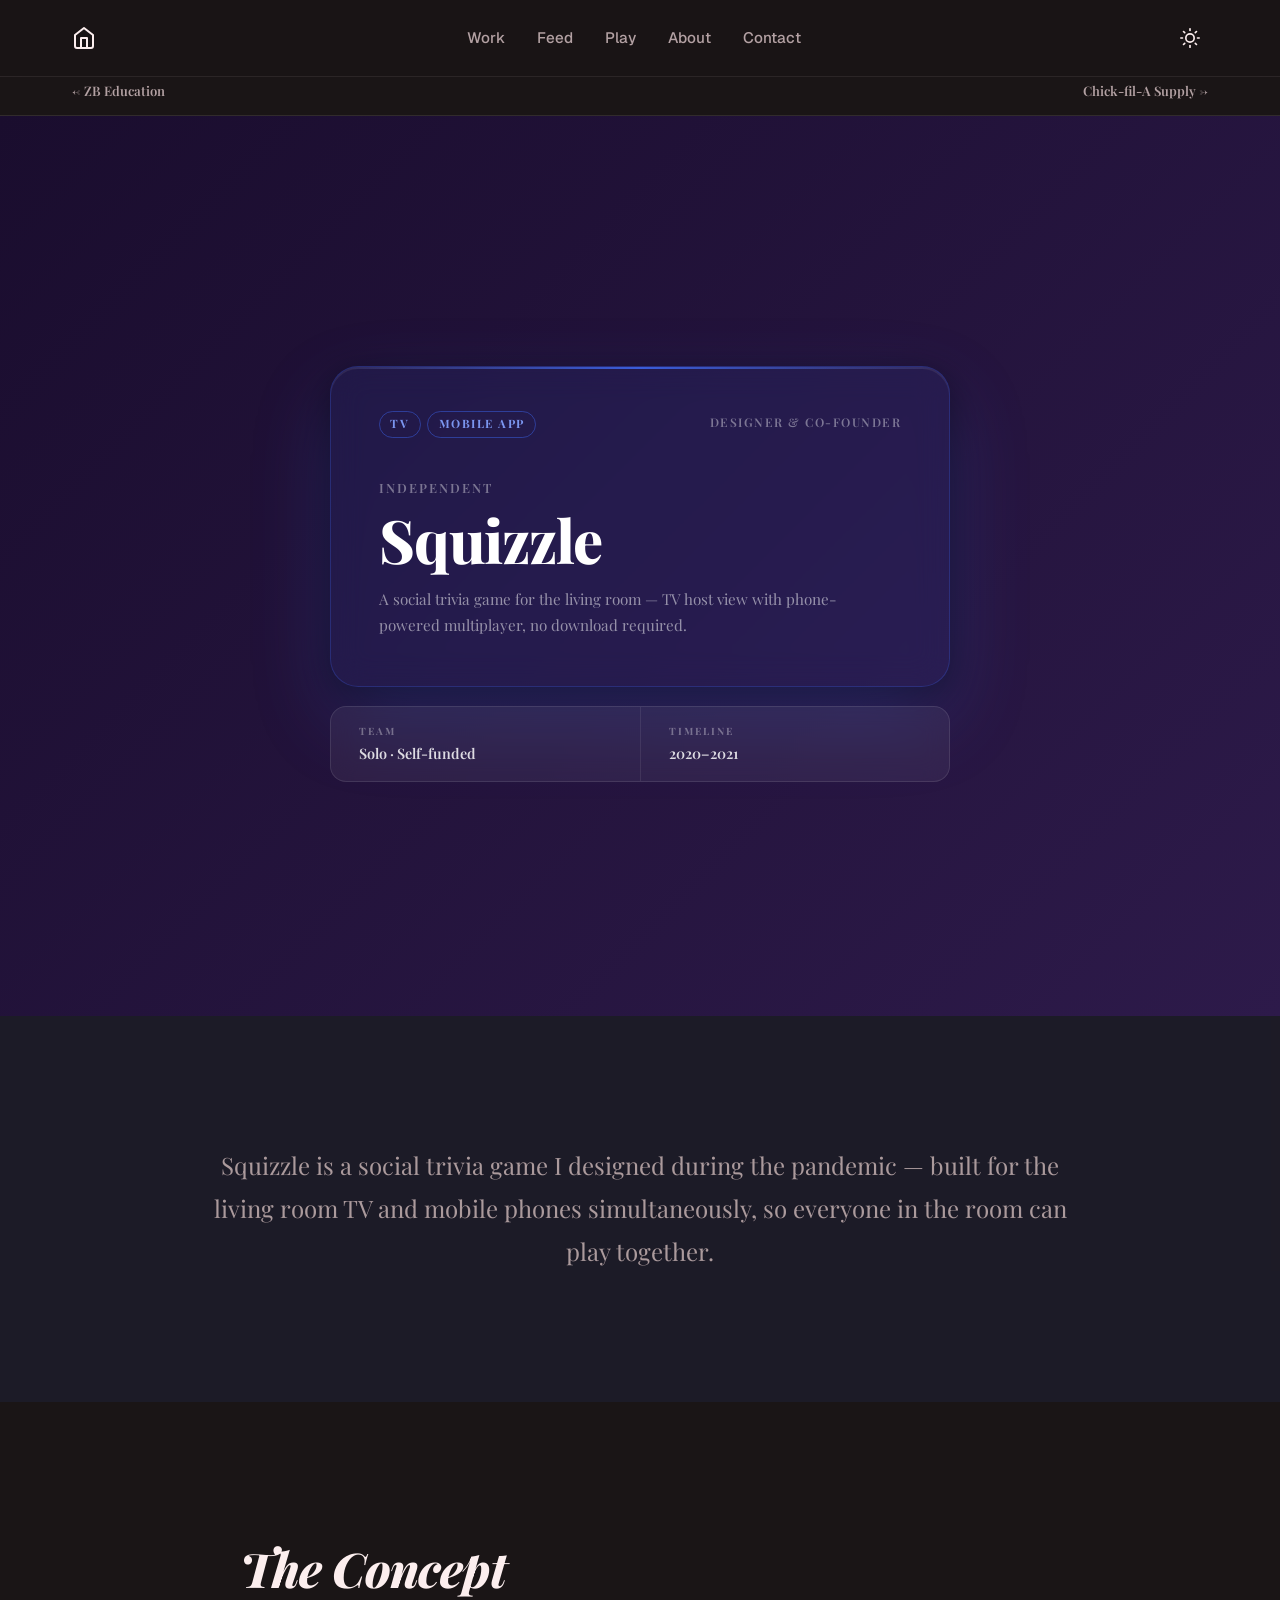
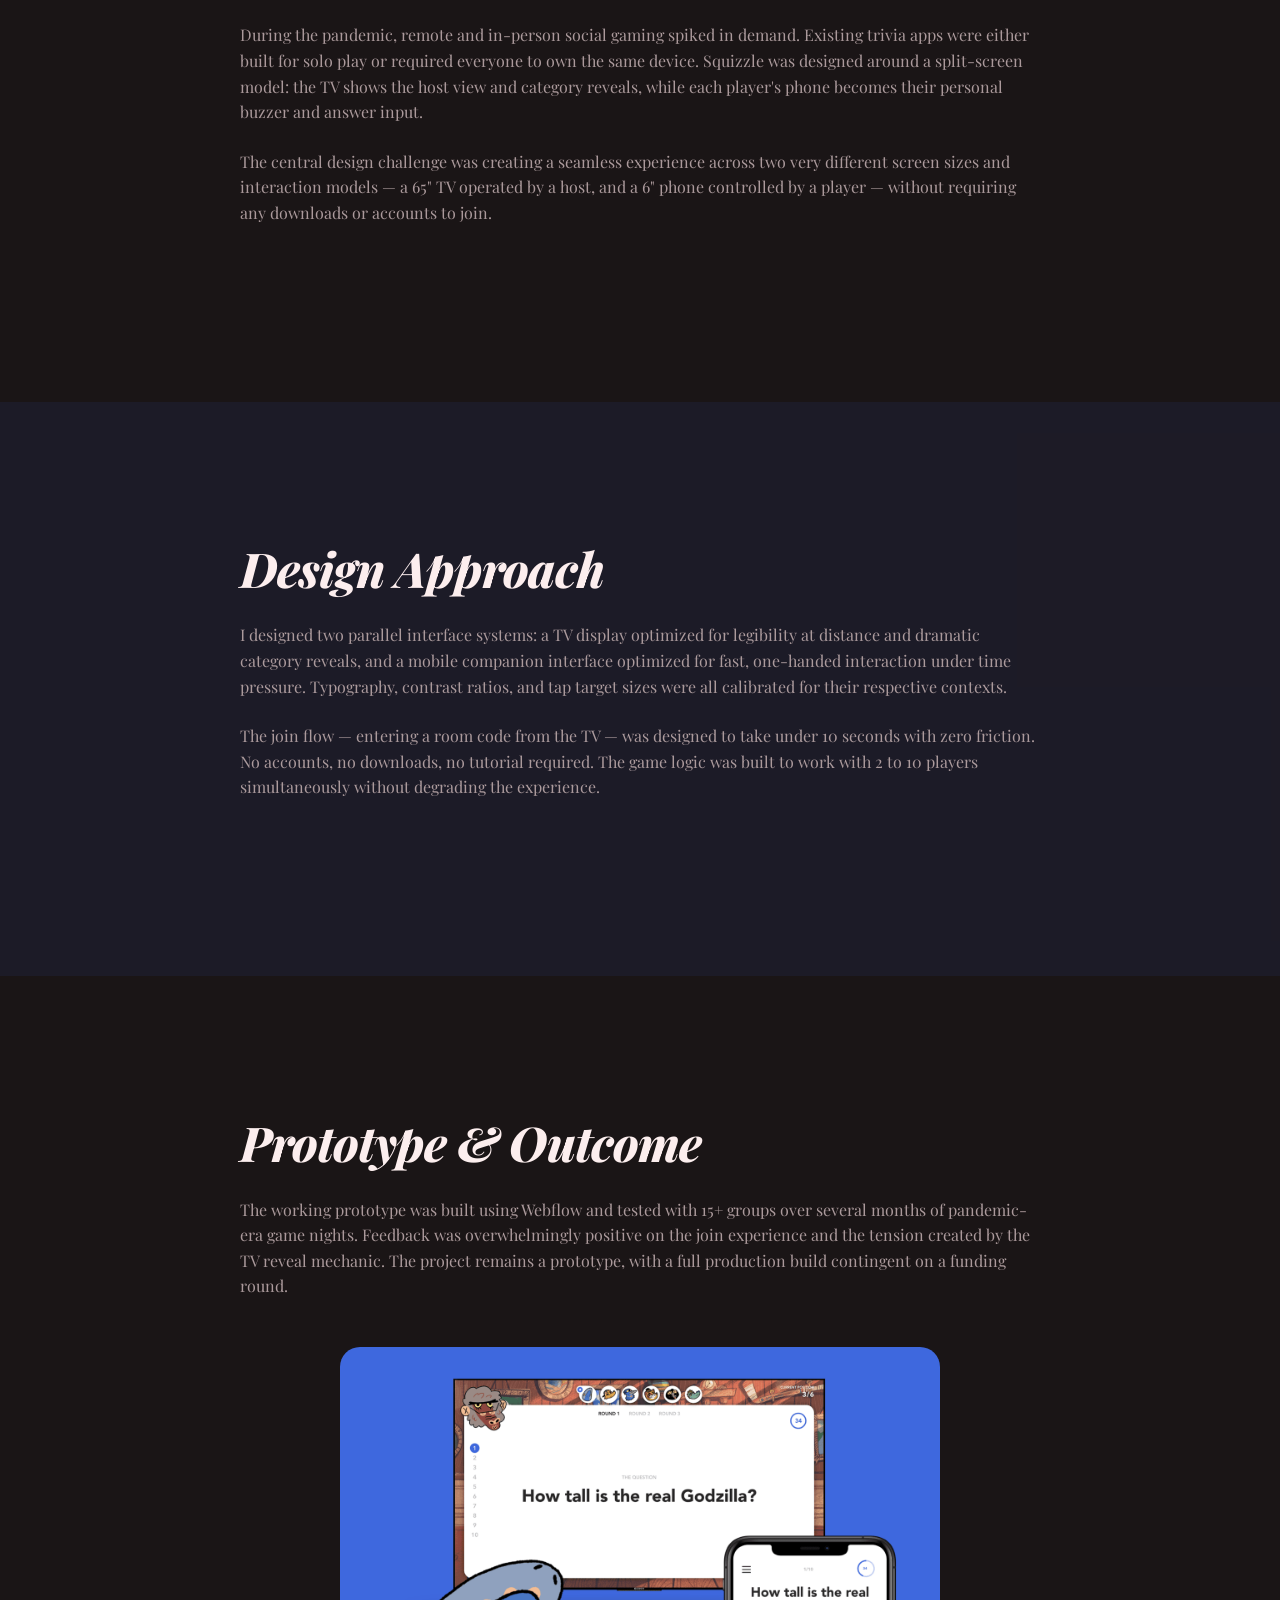
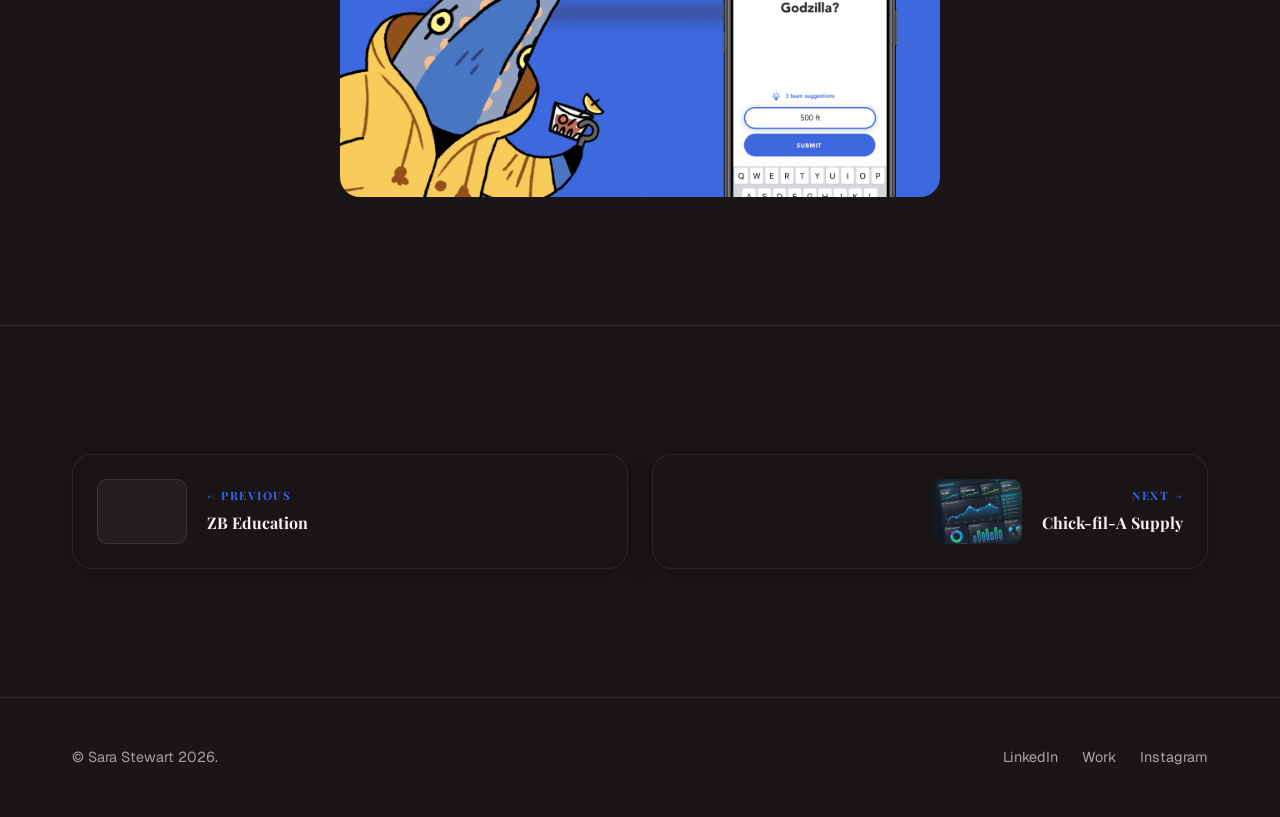
<file: case-studies/squizzle.html>
<!DOCTYPE html>
<html lang="en" data-theme="dark">

<head>
    <meta charset="UTF-8">
    <meta name="viewport" content="width=device-width, initial-scale=1.0">
    <title>Squizzle | Sara Stewart</title>
    <link href="https://fonts.googleapis.com/css2?family=Geist:wght@300..800&display=swap" rel="stylesheet">
    <link href="https://fonts.googleapis.com/css2?family=Playfair+Display:ital,wght@0,400;0,600;0,700;0,800;0,900;1,400;1,700&display=swap" rel="stylesheet">
    <link rel="stylesheet" href="../css/index.css">
    <script src="../js/main.js" defer></script>
    <style>
        /* ── Squizzle Brand Typography ── */
        main { font-family: 'Playfair Display', Georgia, serif; }
        main h1, main h2, main h3, main h4, main h5,
        main .cs-title, main .section-title {
            font-family: 'Playfair Display', Georgia, serif;
            font-weight: 800;
        }
        main .section-title { font-style: italic; }
        main .lead-text { font-family: 'Playfair Display', Georgia, serif; }

        /* ── Squizzle Brand Colors: vivid blue #3B63E8 ── */
        main { --accent-color: #3B63E8; }
        main .section-title { color: var(--text-primary); }
        main .cs-nav-direction { color: #3B63E8; }
        main .meta-item h5 { color: #3B63E8; }
        main .meta-item.glass-card {
            border-color: rgba(59, 99, 232, 0.3);
        }
        /* Blue-tinted alternate sections */
        main .section-spacing.alternate-bg {
            background: rgba(59, 99, 232, 0.08) !important;
        }
        /* ── Squizzle Hero background (theme-aware) ── */
        html                  { --cs-hero-bg: linear-gradient(135deg, #1a0d2e 0%, #2d1a4a 100%); }
        html[data-theme="light"] { --cs-hero-bg: linear-gradient(135deg, #f5f0ff 0%, #e8deff 65%, #f5f0ff 100%); }

        /* ── Squizzle Hero Card — Dark ── */
        .cs-hero-card {
            background: rgba(59, 99, 232, 0.1);
            border-color: rgba(59, 99, 232, 0.28);
            box-shadow: 0 2px 0 rgba(255,255,255,0.07) inset, 0 32px 80px rgba(59,99,232,0.22), 0 8px 32px rgba(0,0,0,0.5);
        }
        .cs-hero-card::before {
            content: '';
            position: absolute;
            top: 0; left: 0; right: 0;
            height: 2px;
            background: linear-gradient(90deg, transparent, rgba(59,99,232,0.9), transparent);
            border-radius: 28px 28px 0 0;
        }
        .cs-hero-card-tags .platform-pill {
            color: #7b96f0;
            border-color: rgba(59, 99, 232, 0.5);
        }

        /* ── Squizzle Hero Card — Light ── */
        [data-theme="light"] .cs-hero-card {
            background: rgba(255, 255, 255, 0.88);
            border-color: rgba(59, 99, 232, 0.22);
        }
        [data-theme="light"] .cs-hero-card::before {
            background: linear-gradient(90deg, transparent, rgba(59, 99, 232, 0.45), transparent);
        }
        [data-theme="light"] .cs-hero-card-tags .platform-pill {
            color: #3B63E8;
            border-color: rgba(59, 99, 232, 0.35);
        }
    </style>
</head>

<body class="case-study-page">

    <nav class="navbar glass">
        <div class="container nav-content">
            <div style="display: flex; align-items: center; z-index: 100;">
                <button id="hamburger-btn" class="icon-button mobile-only" aria-label="Toggle menu">
                    <svg xmlns="http://www.w3.org/2000/svg" width="24" height="24" viewBox="0 0 24 24" fill="none"
                        stroke="currentColor" stroke-width="2" stroke-linecap="round" stroke-linejoin="round">
                        <line x1="3" y1="12" x2="21" y2="12"></line>
                        <line x1="3" y1="6" x2="21" y2="6"></line>
                        <line x1="3" y1="18" x2="21" y2="18"></line>
                    </svg>
                </button>
                <a href="../index.html#hero" class="home-icon desktop-only" style="color: var(--text-primary); transition: transform 0.3s ease;">
                    <svg xmlns="http://www.w3.org/2000/svg" width="24" height="24" viewBox="0 0 24 24" fill="none"
                        stroke="currentColor" stroke-width="2" stroke-linecap="round" stroke-linejoin="round"
                        class="feather feather-home">
                        <path d="M3 9l9-7 9 7v11a2 2 0 0 1-2 2H5a2 2 0 0 1-2-2z"></path>
                        <polyline points="9 22 9 12 15 12 15 22"></polyline>
                    </svg>
                </a>
            </div>
            <div class="nav-links" id="nav-links-menu">
                <a href="../index.html#hero" class="nav-link mobile-only-link">Home</a>
                <a href="../index.html#work" class="nav-link">Work</a>
                <a href="../index.html#speaking" class="nav-link">Feed</a>
                <a href="../index.html#play" class="nav-link">Play</a>
                <a href="../index.html#about" class="nav-link">About</a>
                <a href="../index.html#contact" class="nav-link">Contact</a>
            </div>
            <button id="theme-toggle" class="icon-button" aria-label="Toggle Dark/Light Mode" style="z-index: 100;">
                <svg id="moon-icon" xmlns="http://www.w3.org/2000/svg" width="20" height="20" viewBox="0 0 24 24"
                    fill="none" stroke="currentColor" stroke-width="2" stroke-linecap="round" stroke-linejoin="round"
                    class="feather feather-moon"><path d="M21 12.79A9 9 0 1 1 11.21 3 7 7 0 0 0 21 12.79z"></path></svg>
                <svg id="sun-icon" xmlns="http://www.w3.org/2000/svg" width="20" height="20" viewBox="0 0 24 24"
                    fill="none" stroke="currentColor" stroke-width="2" stroke-linecap="round" stroke-linejoin="round"
                    class="feather feather-sun" style="display: none;">
                    <circle cx="12" cy="12" r="5"></circle>
                    <line x1="12" y1="1" x2="12" y2="3"></line>
                    <line x1="12" y1="21" x2="12" y2="23"></line>
                    <line x1="4.22" y1="4.22" x2="5.64" y2="5.64"></line>
                    <line x1="18.36" y1="18.36" x2="19.78" y2="19.78"></line>
                    <line x1="1" y1="12" x2="3" y2="12"></line>
                    <line x1="21" y1="12" x2="23" y2="12"></line>
                    <line x1="4.22" y1="19.78" x2="5.64" y2="18.36"></line>
                    <line x1="18.36" y1="5.64" x2="19.78" y2="4.22"></line>
                </svg>
            </button>
        </div>
    </nav>

    <main>
        <!-- Breadcrumb Nav -->
        <nav class="cs-breadcrumb-nav">
            <div class="container cs-breadcrumb-nav-inner">
                <a href="zenbusiness.html" class="cs-breadcrumb-link">← ZB Education</a>
                <a href="chick-fil-a.html" class="cs-breadcrumb-link">Chick-fil-A Supply →</a>
            </div>
        </nav>

        <!-- Hero -->
        <header class="cs-hero cs-hero--card" style="background: var(--cs-hero-bg);">
            <div class="cs-hero-card-wrap">
                <div class="cs-hero-card-scene">
                    <div class="cs-hero-card">
                        <div class="cs-hero-card-glare"></div>
                        <div class="cs-hero-card-meta">
                            <div class="cs-hero-card-tags">
                                <span class="platform-pill">TV</span>
                                <span class="platform-pill">Mobile App</span>
                            </div>
                            <span class="cs-hero-card-role">Designer & Co-founder</span>
                        </div>
                        <div class="cs-hero-card-body">
                            <span class="cs-hero-card-company">Independent</span>
                            <h1 class="cs-title">Squizzle</h1>
                            <p class="cs-subtitle">A social trivia game for the living room — TV host view with phone-powered multiplayer, no download required.</p>
                        </div>
                    </div>
                </div>
                <div class="cs-hero-meta-strip">
                    <div class="cs-hero-meta-chip">
                        <span class="cs-hero-meta-label">Team</span>
                        <span class="cs-hero-meta-value">Solo · Self-funded</span>
                    </div>
                    <div class="cs-hero-meta-chip">
                        <span class="cs-hero-meta-label">Timeline</span>
                        <span class="cs-hero-meta-value">2020–2021</span>
                    </div>
                </div>
            </div>
        </header>

        <!-- Meta Grid -->
        <section class="cs-meta section-spacing alternate-bg">
            <div class="container">
                <div class="cs-intro">
                    <p class="lead-text">Squizzle is a social trivia game I designed during the pandemic — built for the living room TV and mobile phones simultaneously, so everyone in the room can play together.</p>
                </div>
            </div>
        </section>

        <!-- The Concept -->
        <section class="cs-content-block section-spacing">
            <div class="container">
                <div class="cs-text-wrap">
                    <h2 class="section-title">The Concept</h2>
                    <p>During the pandemic, remote and in-person social gaming spiked in demand. Existing trivia apps were either built for solo play or required everyone to own the same device. Squizzle was designed around a split-screen model: the TV shows the host view and category reveals, while each player's phone becomes their personal buzzer and answer input.</p>
                    <p style="margin-top: 1.5rem;">The central design challenge was creating a seamless experience across two very different screen sizes and interaction models — a 65" TV operated by a host, and a 6" phone controlled by a player — without requiring any downloads or accounts to join.</p>
                </div>
            </div>
        </section>

        <!-- Design Approach -->
        <section class="cs-content-block section-spacing alternate-bg">
            <div class="container">
                <div class="cs-text-wrap">
                    <h2 class="section-title">Design Approach</h2>
                    <p>I designed two parallel interface systems: a TV display optimized for legibility at distance and dramatic category reveals, and a mobile companion interface optimized for fast, one-handed interaction under time pressure. Typography, contrast ratios, and tap target sizes were all calibrated for their respective contexts.</p>
                    <p style="margin-top: 1.5rem;">The join flow — entering a room code from the TV — was designed to take under 10 seconds with zero friction. No accounts, no downloads, no tutorial required. The game logic was built to work with 2 to 10 players simultaneously without degrading the experience.</p>
                </div>
            </div>
        </section>

        <!-- Prototype -->
        <section class="cs-content-block section-spacing">
            <div class="container">
                <div class="cs-text-wrap">
                    <h2 class="section-title">Prototype & Outcome</h2>
                    <p>The working prototype was built using Webflow and tested with 15+ groups over several months of pandemic-era game nights. Feedback was overwhelmingly positive on the join experience and the tension created by the TV reveal mechanic. The project remains a prototype, with a full production build contingent on a funding round.</p>
                </div>
                <div class="mt-4">
                    <img src="../assets/squizzle.png" alt="Squizzle" class="cs-img-full" style="max-width: 600px; display: block; margin: 0 auto;">
                </div>
            </div>
        </section>

        <!-- Prev / Next Navigation -->
        <section class="cs-pagination section-spacing">
            <div class="container">
                <div class="cs-nav-strip">
                    <a href="zenbusiness.html" class="cs-nav-card glass-card">
                        <div class="cs-nav-thumb-placeholder"></div>
                        <div class="cs-nav-card-text">
                            <span class="cs-nav-direction">← Previous</span>
                            <span class="cs-nav-title">ZB Education</span>
                        </div>
                    </a>
                    <a href="chick-fil-a.html" class="cs-nav-card glass-card cs-nav-card-right">
                        <div class="cs-nav-card-text">
                            <span class="cs-nav-direction">Next →</span>
                            <span class="cs-nav-title">Chick-fil-A Supply</span>
                        </div>
                        <img src="../assets/case_study_1.png" alt="Chick-fil-A Supply" class="cs-nav-thumb">
                    </a>
                </div>
            </div>
        </section>
    </main>

    <footer class="footer">
        <div class="container footer-content" style="gap: 1.5rem; flex-wrap: wrap;">
            <p>© Sara Stewart 2026.</p>
            <div class="footer-links">
                <a href="https://www.linkedin.com/in/sarastewartwork/" target="_blank">LinkedIn</a>
                <a href="../index.html#work">Work</a>
                <a href="https://www.instagram.com/sarastewartwork/" target="_blank">Instagram</a>
            </div>
        </div>
    </footer>

</body>
</html>
</file>
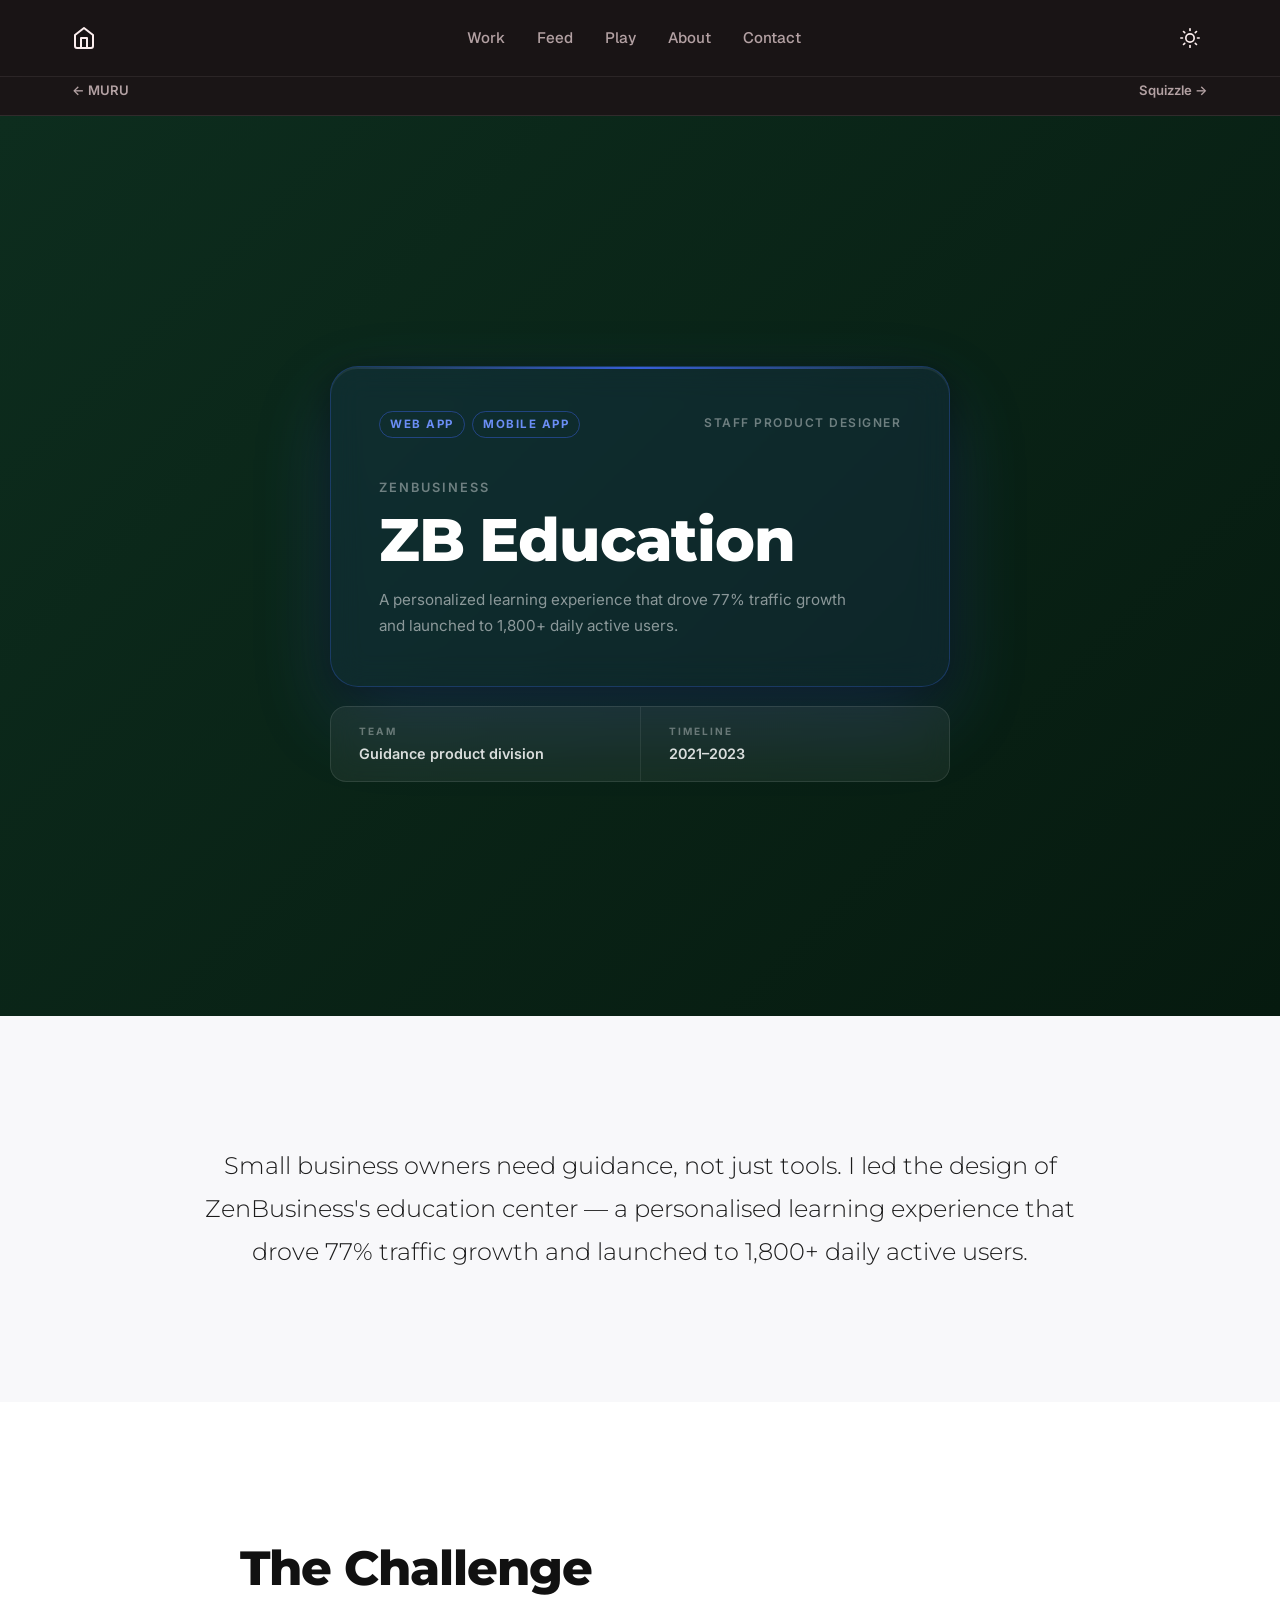
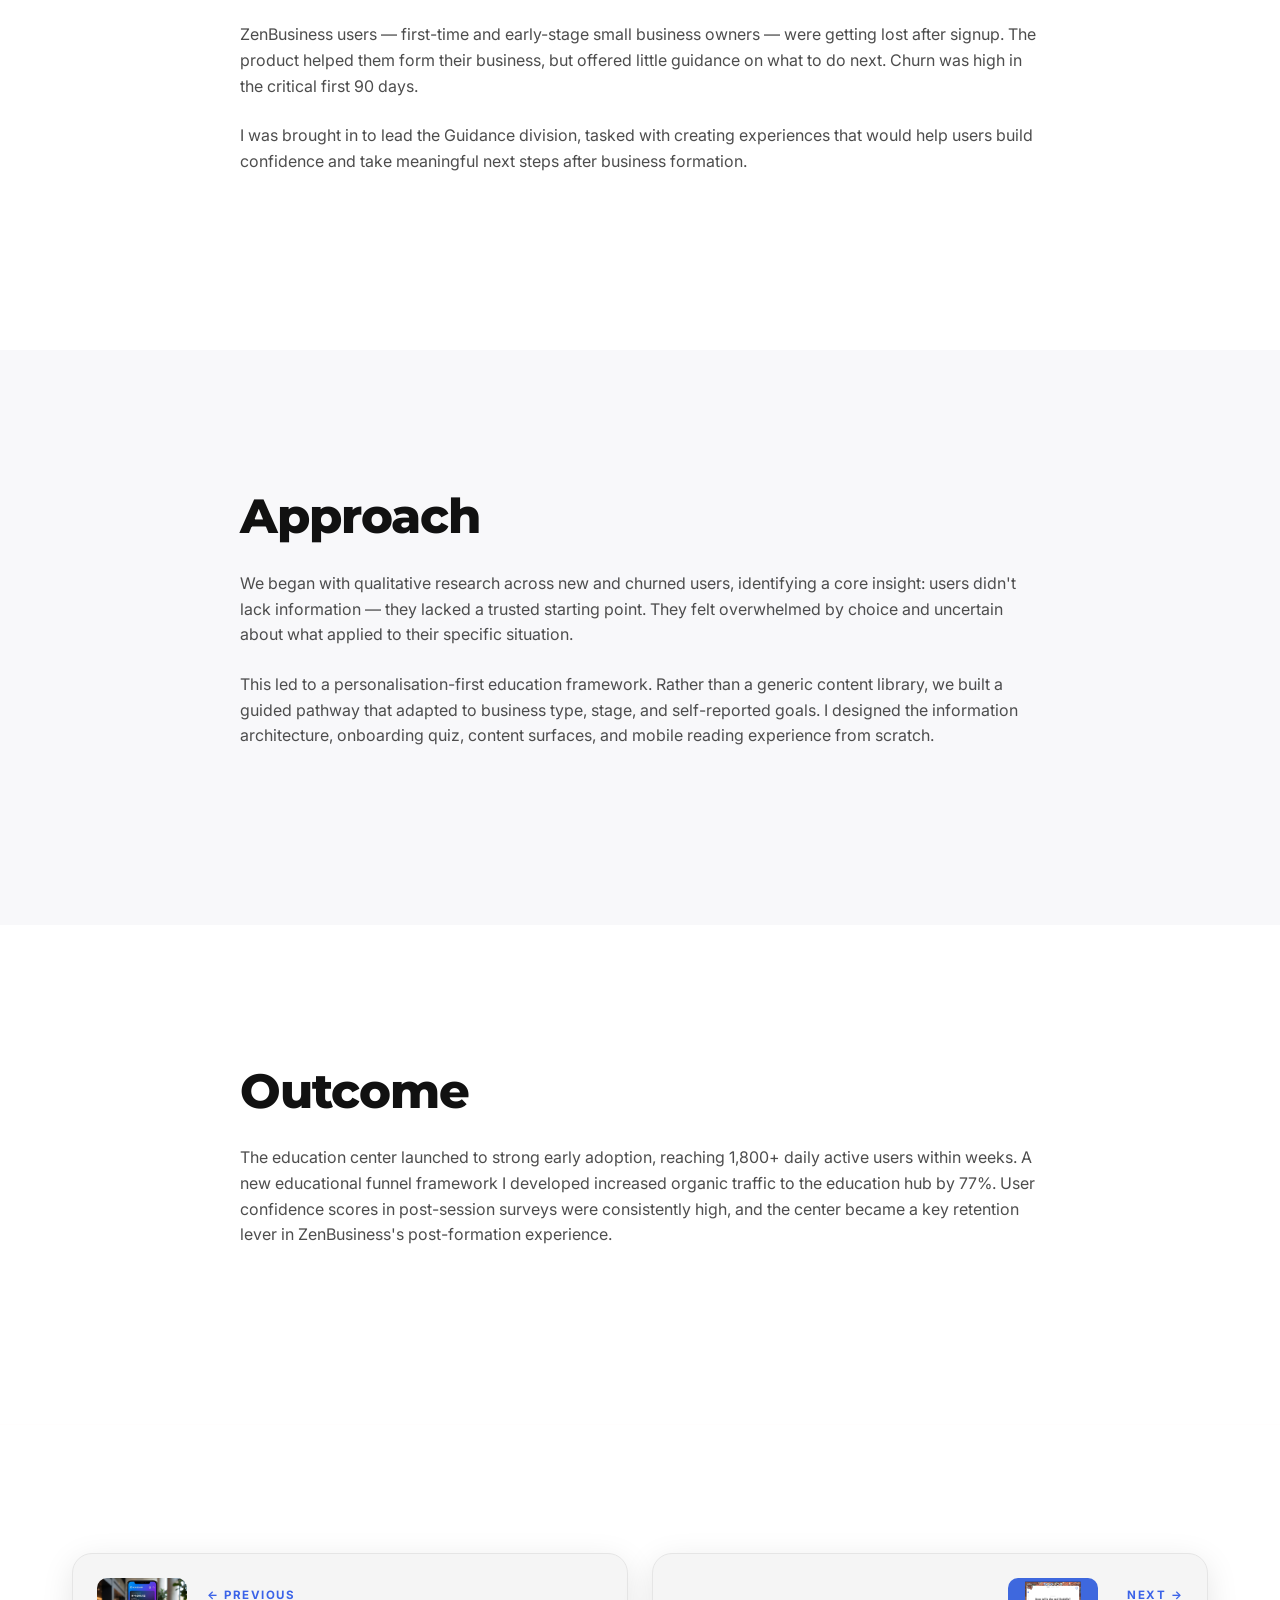
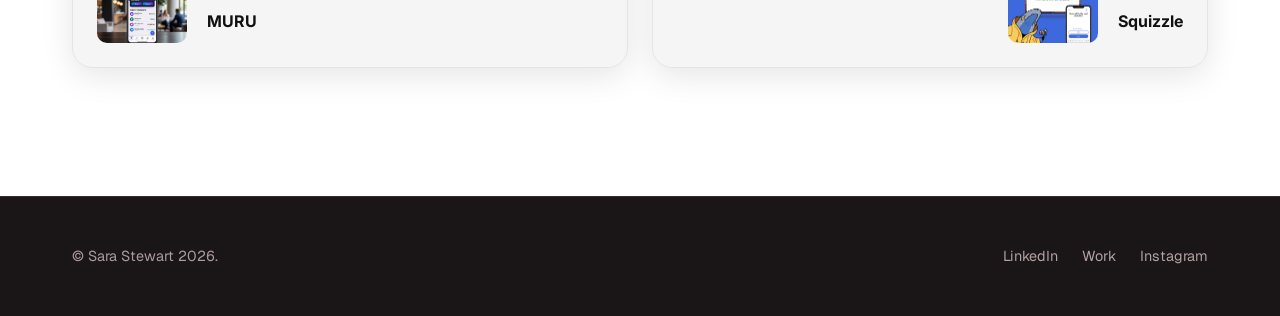
<file: case-studies/zenbusiness.html>
<!DOCTYPE html>
<html lang="en" data-theme="dark">

<head>
    <meta charset="UTF-8">
    <meta name="viewport" content="width=device-width, initial-scale=1.0">
    <title>ZB Education | Sara Stewart</title>
    <link href="https://fonts.googleapis.com/css2?family=Geist:wght@300..800&display=swap" rel="stylesheet">
    <link href="https://fonts.googleapis.com/css2?family=Montserrat:wght@700;800;900&family=Inter:wght@300;400;500;600&display=swap" rel="stylesheet">
    <link rel="stylesheet" href="../css/index.css">
    <script src="../js/main.js" defer></script>
    <style>
        /* ── ZenBusiness Brand Typography ── */
        main { font-family: 'Inter', sans-serif; }
        main h1, main h2, main h3, main h4, main h5,
        main .cs-title, main .section-title {
            font-family: 'Montserrat', sans-serif;
            font-weight: 800;
        }
        main .lead-text { font-family: 'Montserrat', sans-serif; font-weight: 700; }

        /* ── ZenBusiness Brand Colors: clean white/black, ZB blue accent ── */
        main { --accent-color: #3B63E8; }
        main .cs-content-block,
        main .cs-meta,
        main .cs-pagination { background: #FFFFFF; color: #111111; }
        main .section-spacing.alternate-bg { background: #F8F8FA !important; }
        main .section-title { color: #111111; }
        main .lead-text { color: #111111; }
        main p { color: #444444; }
        main .meta-item.glass-card {
            background: #FFFFFF;
            border: 1px solid #E5E5E5;
            backdrop-filter: none;
            color: #111111;
        }
        main .meta-item h5 { color: #3B63E8; }
        main .cs-nav-direction { color: #3B63E8; }
        main .cs-nav-card { background: #F5F5F5; border: 1px solid #E5E5E5; }
        main .cs-nav-title { color: #111111; }
        /* ── ZB Hero background (theme-aware) ── */
        html                  { --cs-hero-bg: linear-gradient(135deg, #0d2d1e 0%, #061a0f 100%); }
        html[data-theme="light"] { --cs-hero-bg: linear-gradient(135deg, #f2f5ff 0%, #dce5ff 65%, #f2f5ff 100%); }

        /* ── ZB Hero Card — Dark ── */
        .cs-hero-card {
            background: rgba(59, 99, 232, 0.1);
            border-color: rgba(59, 99, 232, 0.3);
            box-shadow: 0 2px 0 rgba(255,255,255,0.06) inset, 0 32px 80px rgba(59,99,232,0.2), 0 8px 32px rgba(0,0,0,0.5);
        }
        .cs-hero-card::before {
            content: '';
            position: absolute;
            top: 0; left: 0; right: 0;
            height: 2px;
            background: linear-gradient(90deg, transparent, rgba(59,99,232,0.9), transparent);
            border-radius: 28px 28px 0 0;
        }
        .cs-hero-card-tags .platform-pill {
            color: #6b8ef5;
            border-color: rgba(59, 99, 232, 0.45);
        }
        /* Dark: card text forced white (sections below use dark-on-light) */
        .cs-hero-card .cs-title { color: #ffffff; }
        .cs-hero-card .cs-subtitle { color: rgba(255,255,255,0.55); }
        .cs-hero-card .cs-hero-card-company { color: rgba(255,255,255,0.4); }

        /* ── ZB Hero Card — Light ── */
        [data-theme="light"] .cs-hero-card {
            background: rgba(255, 255, 255, 0.88);
            border-color: rgba(59, 99, 232, 0.22);
        }
        [data-theme="light"] .cs-hero-card::before {
            background: linear-gradient(90deg, transparent, rgba(59, 99, 232, 0.45), transparent);
        }
        [data-theme="light"] .cs-hero-card-tags .platform-pill {
            color: #3B63E8;
            border-color: rgba(59, 99, 232, 0.35);
        }
    </style>
</head>

<body class="case-study-page">

    <nav class="navbar glass">
        <div class="container nav-content">
            <div style="display: flex; align-items: center; z-index: 100;">
                <button id="hamburger-btn" class="icon-button mobile-only" aria-label="Toggle menu">
                    <svg xmlns="http://www.w3.org/2000/svg" width="24" height="24" viewBox="0 0 24 24" fill="none"
                        stroke="currentColor" stroke-width="2" stroke-linecap="round" stroke-linejoin="round">
                        <line x1="3" y1="12" x2="21" y2="12"></line>
                        <line x1="3" y1="6" x2="21" y2="6"></line>
                        <line x1="3" y1="18" x2="21" y2="18"></line>
                    </svg>
                </button>
                <a href="../index.html#hero" class="home-icon desktop-only" style="color: var(--text-primary); transition: transform 0.3s ease;">
                    <svg xmlns="http://www.w3.org/2000/svg" width="24" height="24" viewBox="0 0 24 24" fill="none"
                        stroke="currentColor" stroke-width="2" stroke-linecap="round" stroke-linejoin="round"
                        class="feather feather-home">
                        <path d="M3 9l9-7 9 7v11a2 2 0 0 1-2 2H5a2 2 0 0 1-2-2z"></path>
                        <polyline points="9 22 9 12 15 12 15 22"></polyline>
                    </svg>
                </a>
            </div>
            <div class="nav-links" id="nav-links-menu">
                <a href="../index.html#hero" class="nav-link mobile-only-link">Home</a>
                <a href="../index.html#work" class="nav-link">Work</a>
                <a href="../index.html#speaking" class="nav-link">Feed</a>
                <a href="../index.html#play" class="nav-link">Play</a>
                <a href="../index.html#about" class="nav-link">About</a>
                <a href="../index.html#contact" class="nav-link">Contact</a>
            </div>
            <button id="theme-toggle" class="icon-button" aria-label="Toggle Dark/Light Mode" style="z-index: 100;">
                <svg id="moon-icon" xmlns="http://www.w3.org/2000/svg" width="20" height="20" viewBox="0 0 24 24"
                    fill="none" stroke="currentColor" stroke-width="2" stroke-linecap="round" stroke-linejoin="round"
                    class="feather feather-moon"><path d="M21 12.79A9 9 0 1 1 11.21 3 7 7 0 0 0 21 12.79z"></path></svg>
                <svg id="sun-icon" xmlns="http://www.w3.org/2000/svg" width="20" height="20" viewBox="0 0 24 24"
                    fill="none" stroke="currentColor" stroke-width="2" stroke-linecap="round" stroke-linejoin="round"
                    class="feather feather-sun" style="display: none;">
                    <circle cx="12" cy="12" r="5"></circle>
                    <line x1="12" y1="1" x2="12" y2="3"></line>
                    <line x1="12" y1="21" x2="12" y2="23"></line>
                    <line x1="4.22" y1="4.22" x2="5.64" y2="5.64"></line>
                    <line x1="18.36" y1="18.36" x2="19.78" y2="19.78"></line>
                    <line x1="1" y1="12" x2="3" y2="12"></line>
                    <line x1="21" y1="12" x2="23" y2="12"></line>
                    <line x1="4.22" y1="19.78" x2="5.64" y2="18.36"></line>
                    <line x1="18.36" y1="5.64" x2="19.78" y2="4.22"></line>
                </svg>
            </button>
        </div>
    </nav>

    <main>
        <!-- Breadcrumb Nav -->
        <nav class="cs-breadcrumb-nav">
            <div class="container cs-breadcrumb-nav-inner">
                <a href="muru.html" class="cs-breadcrumb-link">← MURU</a>
                <a href="squizzle.html" class="cs-breadcrumb-link">Squizzle →</a>
            </div>
        </nav>

        <!-- Hero -->
        <header class="cs-hero cs-hero--card" style="background: var(--cs-hero-bg);">
            <div class="cs-hero-card-wrap">
                <div class="cs-hero-card-scene">
                    <div class="cs-hero-card">
                        <div class="cs-hero-card-glare"></div>
                        <div class="cs-hero-card-meta">
                            <div class="cs-hero-card-tags">
                                <span class="platform-pill">Web App</span>
                                <span class="platform-pill">Mobile App</span>
                            </div>
                            <span class="cs-hero-card-role">Staff Product Designer</span>
                        </div>
                        <div class="cs-hero-card-body">
                            <span class="cs-hero-card-company">ZenBusiness</span>
                            <h1 class="cs-title">ZB Education</h1>
                            <p class="cs-subtitle">A personalized learning experience that drove 77% traffic growth and launched to 1,800+ daily active users.</p>
                        </div>
                    </div>
                </div>
                <div class="cs-hero-meta-strip">
                    <div class="cs-hero-meta-chip">
                        <span class="cs-hero-meta-label">Team</span>
                        <span class="cs-hero-meta-value">Guidance product division</span>
                    </div>
                    <div class="cs-hero-meta-chip">
                        <span class="cs-hero-meta-label">Timeline</span>
                        <span class="cs-hero-meta-value">2021–2023</span>
                    </div>
                </div>
            </div>
        </header>

        <!-- Meta Grid -->
        <section class="cs-meta section-spacing alternate-bg">
            <div class="container">
                <div class="cs-intro">
                    <p class="lead-text">Small business owners need guidance, not just tools. I led the design of ZenBusiness's education center — a personalised learning experience that drove 77% traffic growth and launched to 1,800+ daily active users.</p>
                </div>
            </div>
        </section>

        <!-- The Challenge -->
        <section class="cs-content-block section-spacing">
            <div class="container">
                <div class="cs-text-wrap">
                    <h2 class="section-title">The Challenge</h2>
                    <p>ZenBusiness users — first-time and early-stage small business owners — were getting lost after signup. The product helped them form their business, but offered little guidance on what to do next. Churn was high in the critical first 90 days.</p>
                    <p style="margin-top: 1.5rem;">I was brought in to lead the Guidance division, tasked with creating experiences that would help users build confidence and take meaningful next steps after business formation.</p>
                </div>
            </div>
        </section>

        <!-- Approach -->
        <section class="cs-content-block section-spacing alternate-bg">
            <div class="container">
                <div class="cs-text-wrap">
                    <h2 class="section-title">Approach</h2>
                    <p>We began with qualitative research across new and churned users, identifying a core insight: users didn't lack information — they lacked a trusted starting point. They felt overwhelmed by choice and uncertain about what applied to their specific situation.</p>
                    <p style="margin-top: 1.5rem;">This led to a personalisation-first education framework. Rather than a generic content library, we built a guided pathway that adapted to business type, stage, and self-reported goals. I designed the information architecture, onboarding quiz, content surfaces, and mobile reading experience from scratch.</p>
                </div>
            </div>
        </section>

        <!-- Outcome -->
        <section class="cs-content-block section-spacing">
            <div class="container">
                <div class="cs-text-wrap">
                    <h2 class="section-title">Outcome</h2>
                    <p>The education center launched to strong early adoption, reaching 1,800+ daily active users within weeks. A new educational funnel framework I developed increased organic traffic to the education hub by 77%. User confidence scores in post-session surveys were consistently high, and the center became a key retention lever in ZenBusiness's post-formation experience.</p>
                </div>
            </div>
        </section>

        <!-- Prev / Next Navigation -->
        <section class="cs-pagination section-spacing">
            <div class="container">
                <div class="cs-nav-strip">
                    <a href="muru.html" class="cs-nav-card glass-card">
                        <img src="../assets/case_study_2.png" alt="MURU" class="cs-nav-thumb">
                        <div class="cs-nav-card-text">
                            <span class="cs-nav-direction">← Previous</span>
                            <span class="cs-nav-title">MURU</span>
                        </div>
                    </a>
                    <a href="squizzle.html" class="cs-nav-card glass-card cs-nav-card-right">
                        <div class="cs-nav-card-text">
                            <span class="cs-nav-direction">Next →</span>
                            <span class="cs-nav-title">Squizzle</span>
                        </div>
                        <img src="../assets/squizzle.png" alt="Squizzle" class="cs-nav-thumb">
                    </a>
                </div>
            </div>
        </section>
    </main>

    <footer class="footer">
        <div class="container footer-content" style="gap: 1.5rem; flex-wrap: wrap;">
            <p>© Sara Stewart 2026.</p>
            <div class="footer-links">
                <a href="https://www.linkedin.com/in/sarastewartwork/" target="_blank">LinkedIn</a>
                <a href="../index.html#work">Work</a>
                <a href="https://www.instagram.com/sarastewartwork/" target="_blank">Instagram</a>
            </div>
        </div>
    </footer>

</body>
</html>
</file>
<file: css/index.css>
/* Variables & Theming */
:root {
  /* Dark Theme (Default) */
  --bg-color: #1A1516;
  --bg-alternate: #241D1E;
  --text-primary: #FCEEEE;
  --text-secondary: #B3A1A3;
  --border-color: rgba(255, 233, 233, 0.1);
  --glass-bg: rgba(26, 21, 22, 0.7);
  --glass-border: rgba(255, 233, 233, 0.08);
  --accent-color: #FF8EAD;
  --primary-color: #FF8EAD;
  --accent-gradient: linear-gradient(135deg, #FF8EAD, #E06C8B);
  --btn-text: #1A1516;
  --hero-shape-bg: #2B1D20;
}

[data-theme="light"] {
  /* Light Theme */
  --bg-color: #FDFBFB;
  --bg-alternate: #FFE9E9;
  --text-primary: #2D2325;
  --text-secondary: #6B5E62;
  --border-color: rgba(90, 70, 75, 0.1);
  --glass-bg: rgba(253, 251, 251, 0.85);
  --glass-border: rgba(90, 70, 75, 0.08);
  --accent-color: #D65A78;
  --primary-color: #D65A78;
  --accent-gradient: linear-gradient(135deg, #FF7096, #D65A78);
  --btn-text: #FFFFFF;
  --hero-shape-bg: #FFE9E9;
}

/* Reset & Basics */
*, *::before, *::after {
  box-sizing: border-box;
  margin: 0;
  padding: 0;
}

html {
  scroll-behavior: smooth;
}

body {
  font-family: 'Geist', sans-serif;
  background-color: var(--bg-color);
  color: var(--text-primary);
  line-height: 1.6;
  transition: background-color 0.3s ease, color 0.3s ease;
  overflow-x: hidden;
}

h1, h2, h3, h4, .logo {
  font-family: 'TiemposText', 'Tiempos Text', serif;
  letter-spacing: -0.02em;
}

a {
  color: inherit;
  text-decoration: none;
}

/* Typography */
.gradient-text {
  background: var(--accent-gradient);
  -webkit-background-clip: text;
  -webkit-text-fill-color: transparent;
  background-clip: text;
}

/* Layout Utilities */
.container {
  width: 100%;
  max-width: 1200px;
  margin: 0 auto;
  padding: 0 2rem;
}

.max-w-lg {
  max-width: 800px;
}

.text-center { text-align: center; }
.mb-5 { margin-bottom: 3rem; }
.mt-3 { margin-top: 1.5rem; }
.mt-4 { margin-top: 2rem; }
.mt-5 { margin-top: 3rem; }

.glass {
  backdrop-filter: blur(12px);
  -webkit-backdrop-filter: blur(12px);
}

.cs-subtitle {
  font-size: 1.2rem;
  color: var(--text-secondary);
  margin-top: 0.5rem;
}

.section-spacing {
  padding: 8rem 0;
}

.alternate-bg {
  background-color: var(--bg-alternate);
}

/* Navbar */
.navbar {
  position: fixed;
  top: 0;
  left: 0;
  width: 100%;
  z-index: 100;
  padding: 1.25rem 0;
  backdrop-filter: blur(12px);
  -webkit-backdrop-filter: blur(12px);
  background: var(--glass-bg);
  border-bottom: 1px solid var(--glass-border);
  transition: all 0.3s ease;
}

.nav-content {
  display: flex;
  justify-content: space-between;
  align-items: center;
}

.mobile-only {
  display: none;
}

.logo {
  font-size: 1.5rem;
  font-weight: 800;
  letter-spacing: -1px;
}

.nav-links {
  display: flex;
  gap: 2rem;
  align-items: center;
}

.nav-link {
  font-size: 0.95rem;
  font-weight: 500;
  color: var(--text-secondary);
  transition: color 0.2s;
}

.nav-link:hover {
  color: var(--text-primary);
}

.icon-button {
  background: none;
  border: none;
  color: var(--text-primary);
  cursor: pointer;
  padding: 0.5rem;
  display: flex;
  align-items: center;
  justify-content: center;
  border-radius: 50%;
  transition: background 0.2s;
}

.icon-button:hover {
  background: var(--glass-border);
}

/* Buttons */
.btn {
  display: inline-flex;
  align-items: center;
  justify-content: center;
  padding: 0.8rem 1.8rem;
  border-radius: 100px;
  font-weight: 600;
  font-size: 1rem;
  transition: all 0.3s cubic-bezier(0.4, 0, 0.2, 1);
  cursor: pointer;
}

.btn-primary {
  background: var(--text-primary);
  color: var(--bg-color);
  border: none;
}

.btn-primary:hover {
  transform: translateY(-2px);
  box-shadow: 0 10px 25px -5px rgba(255, 255, 255, 0.1);
}

[data-theme="light"] .btn-primary:hover {
  box-shadow: 0 10px 25px -5px rgba(0, 0, 0, 0.15);
}

.btn-secondary {
  background: transparent;
  color: var(--text-primary);
  border: 1px solid var(--border-color);
}

.btn-secondary:hover {
  border-color: var(--text-primary);
  background: var(--glass-border);
}

.social-icon {
  padding: 0.8rem;
}

.btn-large {
  padding: 1.2rem 2.5rem;
  font-size: 1.1rem;
}

.glow-effect {
  position: relative;
  background: var(--accent-gradient);
  color: var(--btn-text);
  border: none;
}

.glow-effect::before {
  content: '';
  position: absolute;
  top: 0; left: 0; width: 100%; height: 100%;
  background: var(--accent-gradient);
  border-radius: inherit;
  z-index: -1;
  filter: blur(15px);
  opacity: 0.6;
  transition: opacity 0.3s ease;
}

.glow-effect:hover::before {
  opacity: 0.9;
}

/* Glassmorphism Classes */
.glass-card {
  background: var(--glass-bg);
  backdrop-filter: blur(16px);
  -webkit-backdrop-filter: blur(16px);
  border: 1px solid var(--glass-border);
  box-shadow: 0 8px 32px 0 rgba(0, 0, 0, 0.1);
}

.glass-panel {
  background: rgba(255,255,255,0.02);
  border: 1px solid var(--glass-border);
  border-radius: 20px;
}

[data-theme="light"] .glass-panel {
  background: rgba(0,0,0,0.02);
}

/* Sections Core */
.section-header {
  margin-bottom: 4rem;
  max-width: 600px;
}

.section-title {
  font-size: 3rem;
  font-weight: 800;
  margin-bottom: 1rem;
}

.section-subtitle {
  font-size: 1.1rem;
  color: var(--text-secondary);
}

/* Hero Section */
.hero {
  min-height: 100vh;
  display: flex;
  align-items: center;
  padding-top: 6rem;
  position: relative;
  overflow: hidden;
}

.hero::before {
  content: '';
  position: absolute;
  top: -20%;
  right: -10%;
  width: 120vh;
  height: 120vh;
  min-width: 800px;
  min-height: 800px;
  background-color: var(--hero-shape-bg);
  border-radius: 50%;
  z-index: 0;
  transition: background-color 0.3s ease;
}

.hero-content {
  position: relative;
  z-index: 10;
}

.hero-badge {
  display: inline-block;
  padding: 0.4rem 1rem;
  border-radius: 100px;
  background: color-mix(in srgb, var(--accent-color) 15%, transparent);
  color: var(--accent-color);
  font-size: 0.85rem;
  font-weight: 600;
  margin-bottom: 2rem;
  border: 1px solid color-mix(in srgb, var(--accent-color) 30%, transparent);
}

.hero-title {
  font-size: clamp(3rem, 6vw, 5.5rem);
  font-weight: 800;
  line-height: 1.1;
  margin-bottom: 1.5rem;
}

.hero-subtitle {
  font-size: clamp(1.1rem, 2vw, 1.4rem);
  color: var(--text-secondary);
  max-width: 650px;
  margin-bottom: 4rem;
}

.hero-actions {
  display: flex;
  gap: 1rem;
  flex-wrap: wrap;
}

/* Art Section */
.subsection-title {
  font-size: 1.8rem;
  margin-bottom: 0.5rem;
}
.subsection-desc {
  color: var(--text-secondary);
  margin-bottom: 2rem;
}

.art-canvas {
  height: 400px;
  display: flex;
  align-items: center;
  justify-content: center;
  overflow: hidden;
  position: relative;
}

.canvas-placeholder {
  display: flex;
  flex-direction: column;
  align-items: center;
  color: var(--text-secondary);
  font-weight: 500;
  letter-spacing: 2px;
  text-transform: uppercase;
  font-size: 0.85rem;
}

.pulse-dot {
  width: 12px; height: 12px;
  background: var(--accent-color);
  border-radius: 50%;
  margin-bottom: 1rem;
  box-shadow: 0 0 0 0 rgba(59, 130, 246, 0.7);
  animation: pulse 2s infinite;
}

@keyframes pulse {
  0% { transform: scale(0.95); box-shadow: 0 0 0 0 rgba(59, 130, 246, 0.7); }
  70% { transform: scale(1); box-shadow: 0 0 0 10px rgba(59, 130, 246, 0); }
  100% { transform: scale(0.95); box-shadow: 0 0 0 0 rgba(59, 130, 246, 0); }
}

/* Games Section */
.games-grid {
  display: grid;
  grid-template-columns: repeat(auto-fit, minmax(300px, 1fr));
  gap: 1.5rem;
}

.game-card {
  padding: 0;
  border-radius: 20px;
  display: flex;
  flex-direction: column;
  transition: all 0.3s ease;
  min-height: 250px;
}

.game-card:hover {
  transform: translateY(-5px);
  border-color: var(--border-color);
}

.game-num {
  font-size: 2rem;
  opacity: 0.1;
  font-weight: 800;
  margin-bottom: 1rem;
}

.game-title {
  font-size: 1.4rem;
  margin-bottom: 0.5rem;
}

.game-desc {
  font-size: 0.95rem;
  color: var(--text-secondary);
  flex-grow: 1;
  margin-bottom: 1.5rem;
}

.game-link {
  font-weight: 600;
  font-size: 0.9rem;
  color: var(--accent-color);
  display: flex;
  align-items: center;
  gap: 0.5rem;
}

.game-link .arrow {
  transition: transform 0.2s ease;
}

.game-card:hover .game-link .arrow {
  transform: translateX(5px);
}

/* Footer & Contact */
.contact-desc {
  font-size: 1.2rem;
  color: var(--text-secondary);
  margin-bottom: 3rem;
}

.footer {
  padding: 3rem 0;
  border-top: 1px solid var(--border-color);
}

.footer-content {
  display: flex;
  justify-content: space-between;
  align-items: center;
  color: var(--text-secondary);
  font-size: 0.9rem;
}

.footer-links {
  display: flex;
  gap: 1.5rem;
}

.footer-links a {
  transition: color 0.2s;
}

.footer-links a:hover {
  color: var(--text-primary);
}

/* Animation Utilities */
.ig-post:hover .ig-img {
  transform: scale(1.1) !important;
}

.reveal {
  opacity: 0;
  transform: translateY(30px);
  transition: opacity 0.8s ease-out, transform 0.8s ease-out;
}

.reveal.active {
  opacity: 1;
  transform: translateY(0);
}

/* ========================================================================= */
/* Case Study Template Styles */
/* ========================================================================= */
.case-study-page .navbar {
  position: fixed;
}

.cs-hero {
  position: relative;
  height: 80vh;
  min-height: 500px;
  background-size: cover;
  background-position: center;
  display: flex;
  align-items: center;
  justify-content: center;
  text-align: center;
}

.cs-hero-overlay {
  position: absolute;
  top: 0; left: 0; right: 0; bottom: 0;
  background: linear-gradient(180deg, rgba(10, 10, 15, 0.5) 0%, rgba(10, 10, 15, 0.95) 100%);
}

.cs-hero-content {
  position: relative;
  z-index: 10;
}

.cs-logo {
  max-width: 250px;
  margin-bottom: 2rem;
}

.cs-title {
  font-size: 5rem;
  font-weight: 800;
  margin-bottom: 0.5rem;
  font-family: 'TiemposText', 'Tiempos Text', serif;
}

.cs-meta-grid {
  display: grid;
  grid-template-columns: repeat(auto-fit, minmax(200px, 1fr));
  gap: 1.5rem;
}

.meta-item {
  padding: 1.5rem;
  border-radius: 12px;
}

.meta-item h5 {
  font-size: 0.85rem;
  text-transform: uppercase;
  color: var(--text-secondary);
  letter-spacing: 1px;
  margin-bottom: 0.5rem;
}

.cs-intro .lead-text {
  font-size: 1.5rem;
  line-height: 1.8;
  max-width: 900px;
  margin: 0 auto;
  text-align: center;
  font-weight: 300;
}

.cs-text-wrap {
  max-width: 800px;
  margin: 0 auto 3rem auto;
}

.inline-grid {
  display: grid;
  grid-template-columns: repeat(auto-fit, minmax(250px, 1fr));
  gap: 2rem;
}

.cs-img-rounded {
  width: 100%;
  border-radius: 16px;
  box-shadow: 0 10px 30px rgba(0, 0, 0, 0.2);
  transition: transform 0.3s ease;
}

.cs-img-rounded:hover {
  transform: translateY(-5px);
}

.cs-img-full {
  max-width: 100%;
  border-radius: 20px;
}

/* --- Showcase Module (Carousel vs Grid) --- */
.cs-showcase-header {
  display: flex;
  flex-wrap: wrap;
  justify-content: space-between;
  align-items: flex-end;
  gap: 2rem;
}

.view-toggle {
  display: flex;
  background: rgba(255,255,255,0.05);
  border-radius: 100px;
  padding: 0.3rem;
  border: 1px solid rgba(255,255,255,0.1);
}

.toggle-btn {
  background: transparent;
  color: var(--text-secondary);
  border: none;
  padding: 0.5rem 1.5rem;
  border-radius: 100px;
  cursor: pointer;
  font-family: 'Geist', sans-serif;
  font-weight: 600;
  transition: all 0.3s ease;
}

.toggle-btn.active {
  background: var(--primary-color);
  color: white;
  box-shadow: 0 4px 15px rgba(230, 57, 70, 0.4);
}

/* Carousel Mode */
.showcase-carousel-mode {
  width: 100%;
  overflow: hidden;
  position: relative;
  padding: 2rem 0;
  mask-image: linear-gradient(to right, transparent, black 5%, black 95%, transparent);
}

.showcase-carousel-mode .showcase-track {
  display: flex;
  gap: 2rem;
  animation: slide 30s linear infinite;
  width: max-content;
}

.showcase-carousel-mode .showcase-track:hover {
  animation-play-state: paused;
}

@keyframes slide {
  0% { transform: translateX(0); }
  100% { transform: translateX(-50%); } 
  /* Note: In production you would duplicate the images to make it truly infinite. 
     For this demo, we shift halfway so it scrolls broadly. */
}

/* Grid Mode */
.showcase-grid-mode .showcase-track {
  display: grid;
  grid-template-columns: repeat(auto-fill, minmax(280px, 1fr));
  gap: 2rem;
  animation: none;
  width: 100%;
}

.showcase-item {
  width: 280px;
  border-radius: 24px;
  box-shadow: 0 15px 35px rgba(0,0,0,0.3);
  object-fit: contain;
  background: #FFF; /* specific for clean mockup isolation */
  transition: transform 0.3s ease;
}

.showcase-carousel-mode .showcase-item {
  flex-shrink: 0;
}

.showcase-grid-mode .showcase-item {
  width: 100%;
}

.showcase-grid-mode .showcase-item:hover {
  transform: translateY(-10px);
}

/* Pull Quote */
.pull-quote {
  font-family: 'TiemposText', 'Tiempos Text', serif;
  font-size: 2rem;
  font-weight: 300;
  line-height: 1.4;
  text-align: center;
  max-width: 900px;
  margin: 0 auto 2rem auto;
  color: #FFF;
}

.quote-author {
  font-size: 1.1rem;
  color: var(--primary-color);
  letter-spacing: 1px;
}

/* Responsive */
@media (max-width: 768px) {
  .mobile-only {
    display: flex;
  }

  .nav-content {
    flex-direction: row;
    justify-content: space-between;
    align-items: center;
  }

  .nav-links {
    position: fixed;
    top: 0;
    left: 0;
    width: 100vw;
    height: 100vh;
    background: color-mix(in srgb, var(--bg-color) 98%, transparent);
    backdrop-filter: blur(20px);
    -webkit-backdrop-filter: blur(20px);
    flex-direction: column;
    justify-content: center;
    align-items: center;
    gap: 2rem;
    margin: 0;
    opacity: 0;
    pointer-events: none;
    transition: opacity 0.3s ease;
    z-index: 90;
  }
  
  .nav-links.active {
    opacity: 1;
    pointer-events: auto;
  }

  .nav-links .nav-link {
    font-size: 2rem;
    font-weight: 600;
    position: relative;
    padding-bottom: 0.2rem;
  }
  
  .nav-links .nav-link::after {
    content: '';
    position: absolute;
    width: 0;
    height: 3px;
    bottom: 0;
    left: 50%;
    transform: translateX(-50%);
    background: var(--accent-gradient);
    transition: width 0.3s ease;
  }
  
  .nav-links .nav-link:hover::after,
  .nav-links .nav-link:active::after {
    width: 100%;
  }

  .hero-actions {
    flex-direction: column;
    align-items: center;
    width: 100%;
  }

  .hero-actions .btn-primary {
    width: 100%;
  }

  .hero::before {
    top: -5%;
    right: -30vw;
    width: 160vw;
    height: 55%;
    min-width: unset;
    min-height: unset;
    border-radius: 50%;
  }
  
  body {
    overflow-x: hidden;
  }
  
  .hero-title {
    font-size: 2.5rem;
  }
  
  .footer-content {
    flex-direction: column;
    gap: 1rem;
    text-align: center;
  }
}

/* About Page Timeline */
.about-hero {
  padding-top: 12rem;
}

.timeline-grid {
  display: flex;
  flex-direction: column;
  gap: 4rem;
}

.timeline-entry {
  display: grid;
  grid-template-columns: 200px 1fr;
  gap: 3rem;
  align-items: flex-start;
}

.timeline-date {
  font-family: 'TiemposText', 'Tiempos Text', serif;
  font-size: 1.5rem;
  font-weight: 700;
  position: sticky;
  top: 120px;
  color: var(--primary-color);
}

.timeline-content {
  padding: 3rem;
  border-radius: 24px;
}

.timeline-company {
  font-size: 2.5rem;
  font-weight: 800;
  margin-bottom: 0.5rem;
  background: var(--accent-gradient);
  -webkit-background-clip: text;
  -webkit-text-fill-color: transparent;
}

.timeline-role {
  font-size: 1.25rem;
  font-weight: 600;
  color: var(--text-primary);
  margin-bottom: 1.5rem;
}

.timeline-desc {
  font-size: 1.1rem;
  line-height: 1.7;
  color: var(--text-secondary);
  margin-bottom: 2rem;
}

.timeline-roles {
  display: flex;
  flex-direction: column;
  gap: 1rem;
  margin-bottom: 2rem;
  border-left: 2px solid var(--border-color);
  padding-left: 1.5rem;
}

.role-item {
  display: flex;
  justify-content: space-between;
  align-items: center;
}

.role-item .role-title {
  font-weight: 600;
  color: var(--text-primary);
}

.role-item .role-date {
  font-size: 0.9rem;
  color: var(--text-secondary);
}

.project-placeholders {
  display: flex;
  gap: 1rem;
  overflow-x: auto;
  padding-bottom: 1rem;
}

.placeholder-card {
  min-width: 280px;
  height: 180px;
  border-radius: 16px;
  background-size: cover;
  background-position: center;
  border: 1px solid var(--border-color);
  transition: transform 0.3s ease;
  display: flex;
  align-items: flex-end;
  padding: 1rem;
  color: #fff;
  font-weight: 700;
  text-shadow: 0 2px 4px rgba(0,0,0,0.5);
  background-color: var(--bg-alternate);
}

.placeholder-card:hover {
  transform: translateY(-5px);
}

@media (max-width: 768px) {
  .timeline-entry {
    grid-template-columns: 1fr;
    gap: 1rem;
  }
  
  .timeline-date {
    position: static;
    margin-bottom: 1rem;
  }
  
  .role-item {
    flex-direction: column;
    align-items: flex-start;
  }
}

/* Nav Item Visibility Controls */
.desktop-only { 
  display: flex; 
}

.mobile-only-link { 
  display: none; 
}

.mobile-only {
  display: none;
}

@media (max-width: 768px) {
  .desktop-only { 
    display: none !important; 
  }
  .mobile-only-link { 
    display: block; 
  }
  .mobile-only {
    display: flex; /* Assuming button is flex/block */
  }
}


/* Updated Paragraph Styles */
p, .small-text, .lead-text, .timeline-desc, .subsection-desc, .game-desc, .cs-intro p {
  color: var(--text-secondary);
  opacity: 0.95;
}


/* Work List - Arlen McCluskey Style */
.work-list {
  display: flex;
  flex-direction: column;
}

.work-row {
  display: grid;
  grid-template-columns: 1fr 1.5fr;
  gap: 4rem;
  padding: 4rem 0;
  border-bottom: 1px solid var(--border-color);
  align-items: center;
  transition: transform 0.4s ease;
  position: relative;
  text-decoration: none;
}

.work-row:first-child {
  border-top: 1px solid var(--border-color);
}
.work-row:last-child {
  border-bottom: none;
}

.work-row:hover {
  transform: translateY(-5px);
}

.work-left {
  display: flex;
  flex-direction: column;
  gap: 0.5rem;
}

.work-number {
  font-family: 'Geist', sans-serif;
  font-size: 1rem;
  color: var(--accent-color);
  font-weight: 600;
  letter-spacing: 0.05em;
  margin-bottom: 0.5rem;
}

.work-company {
  font-size: 0.85rem;
  text-transform: uppercase;
  letter-spacing: 2px;
  font-weight: 700;
  color: var(--text-secondary);
  border: 1px solid color-mix(in srgb, var(--accent-color) 30%, transparent);
  padding: 0.25rem 0.75rem;
  border-radius: 100px;
  width: fit-content;
  margin-bottom: 1rem;
}

.work-title {
  font-family: 'TiemposText', 'Tiempos Text', serif;
  font-size: clamp(2rem, 3.5vw, 3.5rem);
  font-weight: 800;
  line-height: 1.1;
  color: var(--text-primary);
  margin-bottom: 0.5rem;
}

.work-list-desc {
  font-size: 1.1rem;
  line-height: 1.6;
  color: var(--text-secondary);
  max-width: 90%;
  margin-bottom: 1.5rem;
}

.work-link-text {
  display: inline-flex;
  align-items: center;
  gap: 0.5rem;
  font-weight: 600;
  color: var(--accent-color);
  transition: gap 0.3s ease;
}

.work-row:hover .work-link-text {
  gap: 1rem;
}

.work-right {
  position: relative;
  border-radius: 24px;
  overflow: hidden;
  aspect-ratio: 16/10;
  background: var(--bg-alternate);
  box-shadow: 0 20px 40px rgba(0,0,0,0.2);
  transform: translateZ(0); 
}

.work-list-img {
  width: 100%;
  height: 100%;
  object-fit: cover;
  transition: transform 0.6s cubic-bezier(0.16, 1, 0.3, 1);
}

.work-row:hover .work-list-img {
  transform: scale(1.05);
}

@media (max-width: 992px) {
  .work-row {
    grid-template-columns: 1fr;
    gap: 2rem;
    padding: 3rem 0;
  }
}


/* Mobile Nav FAB System */
.mobile-nav-fab {
  display: none; /* hidden on desktop */
  position: fixed;
  bottom: 2rem;
  left: 50%;
  transform: translateX(-50%);
  z-index: 9999;
  background: var(--glass-bg);
  backdrop-filter: blur(16px);
  -webkit-backdrop-filter: blur(16px);
  border: 1px solid var(--glass-border);
  color: var(--text-primary);
  font-family: 'Geist', sans-serif;
  font-weight: 600;
  text-transform: uppercase;
  letter-spacing: 1px;
  font-size: 0.85rem;
  padding: 1rem 3rem;
  border-radius: 100px;
  box-shadow: 0 10px 30px rgba(0,0,0,0.15);
  cursor: pointer;
  transition: transform 0.3s ease, background 0.3s ease;
}

.mobile-nav-fab:hover {
  background: var(--bg-alternate);
  transform: translateX(-50%) translateY(-3px);
}

.mobile-nav-fab:active {
  transform: translateX(-50%) translateY(0);
}

@media (max-width: 768px) {
  .mobile-only {
    display: flex !important;
  }
  .mobile-nav-fab {
    display: flex !important;
  }
}

/* Platform Tags */
.work-platforms {
  display: flex;
  flex-wrap: wrap;
  gap: 0.4rem;
  margin-bottom: 1rem;
}

.platform-pill {
  font-size: 0.72rem;
  text-transform: uppercase;
  letter-spacing: 1.5px;
  font-weight: 700;
  color: var(--text-secondary);
  border: 1px solid var(--border-color);
  padding: 0.2rem 0.65rem;
  border-radius: 100px;
}

/* Adobe-style multi-link work row */
.work-sub-links {
  display: flex;
  flex-direction: column;
  gap: 0.6rem;
}

.work-row-multi {
  cursor: default;
}

.work-row-multi:hover {
  transform: none;
}

.work-row-multi:hover .work-list-img {
  transform: scale(1.03);
}

.work-sub-links .work-link-text {
  display: inline-flex;
  width: fit-content;
}

.work-sub-links .work-link-text .arrow {
  transition: transform 0.2s ease;
}

.work-sub-links .work-link-text:hover .arrow {
  transform: translateX(5px);
}

/* Case Study Breadcrumb (top nav strip) */
.cs-breadcrumb-nav {
  padding: 5rem 0 0.875rem;
  border-bottom: 1px solid var(--border-color);
}

.cs-breadcrumb-nav-inner {
  display: flex;
  justify-content: space-between;
  align-items: center;
}

.cs-breadcrumb-link {
  font-size: 0.82rem;
  font-weight: 600;
  color: var(--text-secondary);
  transition: color 0.2s;
  display: flex;
  align-items: center;
  gap: 0.4rem;
}

.cs-breadcrumb-link:hover {
  color: var(--text-primary);
}

/* Case Study Prev/Next Pagination */
.cs-pagination {
  border-top: 1px solid var(--border-color);
}

.cs-nav-strip {
  display: grid;
  grid-template-columns: 1fr 1fr;
  gap: 1.5rem;
}

.cs-nav-card {
  display: flex;
  align-items: center;
  gap: 1.25rem;
  padding: 1.5rem;
  border-radius: 20px;
  transition: transform 0.3s ease;
  color: inherit;
}

.cs-nav-card:hover {
  transform: translateY(-4px);
}

.cs-nav-card-right {
  flex-direction: row-reverse;
  text-align: right;
}

.cs-nav-thumb {
  width: 90px;
  height: 65px;
  border-radius: 10px;
  object-fit: cover;
  flex-shrink: 0;
}

.cs-nav-thumb-placeholder {
  width: 90px;
  height: 65px;
  border-radius: 10px;
  flex-shrink: 0;
  background: var(--bg-alternate);
  border: 1px solid var(--border-color);
}

.cs-nav-card-text {
  display: flex;
  flex-direction: column;
  gap: 0.3rem;
}

.cs-nav-direction {
  font-size: 0.72rem;
  text-transform: uppercase;
  letter-spacing: 1.5px;
  color: var(--accent-color);
  font-weight: 700;
}

.cs-nav-card-right .cs-nav-direction {
  text-align: right;
}

.cs-nav-title {
  font-size: 1rem;
  font-weight: 700;
  color: var(--text-primary);
}

@media (max-width: 640px) {
  .cs-nav-strip {
    grid-template-columns: 1fr;
  }
  .cs-nav-card-right {
    flex-direction: row;
    text-align: left;
  }
  .cs-nav-card-right .cs-nav-direction {
    text-align: left;
  }
}

/* =========================================================================
   Case Study Hero — Tilt Card Layout
   ========================================================================= */

/* Hero container: full-viewport gradient canvas */
.cs-hero--card {
  height: auto;
  min-height: 100vh;
  display: flex;
  align-items: center;
  justify-content: center;
  padding: 7rem 2rem 6rem;
  text-align: left;
}

/* ── Card + meta strip column wrapper ── */
.cs-hero-card-wrap {
  display: flex;
  flex-direction: column;
  align-items: center;
  gap: 1.25rem;
  width: 100%;
  max-width: 680px;
}

/* Perspective wrapper — keeps perspective off the card so it doesn't flatten */
.cs-hero-card-scene {
  perspective: 1400px;
  display: flex;
  align-items: center;
  justify-content: center;
  width: 100%;
}

/* ── Meta strip — Team + Timeline below the card ── */
.cs-hero-meta-strip {
  display: flex;
  align-items: stretch;
  width: 100%;
  max-width: 620px;
  background: rgba(255,255,255,0.06);
  border: 1px solid rgba(255,255,255,0.1);
  border-radius: 16px;
  backdrop-filter: blur(12px);
  -webkit-backdrop-filter: blur(12px);
  overflow: hidden;
}

.cs-hero-meta-chip {
  flex: 1;
  display: flex;
  flex-direction: column;
  padding: 1rem 1.75rem;
  gap: 0.2rem;
}

.cs-hero-meta-chip + .cs-hero-meta-chip {
  border-left: 1px solid rgba(255,255,255,0.08);
}

.cs-hero-meta-label {
  font-size: 0.63rem;
  font-weight: 700;
  text-transform: uppercase;
  letter-spacing: 2px;
  color: rgba(255,255,255,0.35);
  font-family: inherit;
}

.cs-hero-meta-value {
  font-size: 0.9rem;
  font-weight: 600;
  color: rgba(255,255,255,0.84);
  font-family: inherit;
}

/* Light mode strip */
[data-theme="light"] .cs-hero-meta-strip {
  background: rgba(255,255,255,0.68);
  border-color: rgba(0,0,0,0.08);
  box-shadow: 0 4px 20px rgba(0,0,0,0.06);
}

[data-theme="light"] .cs-hero-meta-chip + .cs-hero-meta-chip {
  border-left-color: rgba(0,0,0,0.07);
}

[data-theme="light"] .cs-hero-meta-label {
  color: rgba(0,0,0,0.38);
}

[data-theme="light"] .cs-hero-meta-value {
  color: rgba(0,0,0,0.78);
}

/* The card itself */
.cs-hero-card {
  position: relative;
  width: 100%;
  max-width: 620px;
  border-radius: 28px;
  padding: 2.75rem 3rem 3rem;
  overflow: hidden;
  cursor: default;
  transform-style: preserve-3d;
  /* smooth snap back */
  transition: transform 0.5s cubic-bezier(0.23, 1, 0.32, 1),
              box-shadow 0.4s ease;
  /* defaults — overridden per-page */
  background: rgba(255, 255, 255, 0.06);
  border: 1px solid rgba(255, 255, 255, 0.14);
  backdrop-filter: blur(16px);
  -webkit-backdrop-filter: blur(16px);
  box-shadow:
    0 2px 0 rgba(255,255,255,0.08) inset,
    0 32px 72px rgba(0,0,0,0.45);
  will-change: transform;
}

.cs-hero-card:hover {
  box-shadow:
    0 2px 0 rgba(255,255,255,0.1) inset,
    0 48px 100px rgba(0,0,0,0.6);
  /* fast response on move — JS overrides, this just guards */
  transition: transform 0.08s ease-out, box-shadow 0.35s ease;
}

/* Glare overlay — position updated by JS */
.cs-hero-card-glare {
  position: absolute;
  inset: 0;
  border-radius: inherit;
  pointer-events: none;
  opacity: 0;
  transition: opacity 0.35s ease;
  background: radial-gradient(circle at 50% 30%, rgba(255,255,255,0.14) 0%, transparent 65%);
  mix-blend-mode: screen;
}

.cs-hero-card:hover .cs-hero-card-glare {
  opacity: 1;
}

/* Top meta row: tags left, role right */
.cs-hero-card-meta {
  display: flex;
  justify-content: space-between;
  align-items: flex-start;
  gap: 1rem;
  margin-bottom: 2.5rem;
}

.cs-hero-card-tags {
  display: flex;
  gap: 0.4rem;
  flex-wrap: wrap;
}

/* Re-skin the existing platform-pill for the card context */
.cs-hero-card-tags .platform-pill {
  color: rgba(255,255,255,0.75);
  border-color: rgba(255,255,255,0.2);
}

.cs-hero-card-role {
  font-size: 0.75rem;
  font-weight: 600;
  text-transform: uppercase;
  letter-spacing: 1.5px;
  color: rgba(255,255,255,0.4);
  white-space: nowrap;
  padding-top: 0.15rem;
}

/* Card body — slightly lifted for depth */
.cs-hero-card-body {
  transform: translateZ(12px);
}

.cs-hero-card-company {
  font-size: 0.8rem;
  font-weight: 600;
  text-transform: uppercase;
  letter-spacing: 2px;
  color: rgba(255,255,255,0.4);
  margin-bottom: 0.6rem;
  display: block;
}

/* Title inside card — inherits per-page font */
.cs-hero-card .cs-title {
  font-size: 3.75rem;
  line-height: 1.06;
  margin-bottom: 1rem;
  color: #fff;
}

.cs-hero-card .cs-subtitle {
  font-size: 0.95rem;
  line-height: 1.65;
  color: rgba(255,255,255,0.55);
  max-width: 480px;
}

/* ── Mobile ── */
@media (max-width: 768px) {
  .cs-hero--card {
    min-height: 90vh;
    padding: 6rem 1.25rem 4rem;
  }

  .cs-hero-card-wrap {
    gap: 1rem;
  }

  .cs-hero-card {
    padding: 2rem 2rem 2.5rem;
    border-radius: 20px;
  }

  .cs-hero-card .cs-title {
    font-size: 2.6rem;
  }

  .cs-hero-card-meta {
    margin-bottom: 1.75rem;
  }

  .cs-hero-meta-chip {
    padding: 0.85rem 1.25rem;
  }
}

@media (max-width: 420px) {
  .cs-hero-meta-strip {
    flex-direction: column;
  }
  .cs-hero-meta-chip + .cs-hero-meta-chip {
    border-left: none;
    border-top: 1px solid rgba(255,255,255,0.08);
  }
  [data-theme="light"] .cs-hero-meta-chip + .cs-hero-meta-chip {
    border-top-color: rgba(0,0,0,0.07);
    border-left: none;
  }
}

/* =========================================================================
   Hero Card — Light Mode Overrides
   ========================================================================= */

/* Text → dark */
[data-theme="light"] .cs-hero-card .cs-title    { color: #111111; }
[data-theme="light"] .cs-hero-card .cs-subtitle  { color: rgba(0,0,0,0.55); }
[data-theme="light"] .cs-hero-card-company       { color: rgba(0,0,0,0.38); }
[data-theme="light"] .cs-hero-card-role          { color: rgba(0,0,0,0.38); }

/* Pill fallback (each page still overrides with its accent) */
[data-theme="light"] .cs-hero-card-tags .platform-pill {
  color: rgba(0,0,0,0.6);
  border-color: rgba(0,0,0,0.14);
}

/* Softer shadow on light background */
[data-theme="light"] .cs-hero-card {
  box-shadow:
    0 2px 0 rgba(255,255,255,0.9) inset,
    0 24px 60px rgba(0,0,0,0.09);
}
[data-theme="light"] .cs-hero-card:hover {
  box-shadow:
    0 2px 0 rgba(255,255,255,0.9) inset,
    0 36px 80px rgba(0,0,0,0.14);
}

/* Suppress white glare — invisible on white card anyway */
[data-theme="light"] .cs-hero-card-glare,
[data-theme="light"] .cs-hero-card:hover .cs-hero-card-glare {
  opacity: 0 !important;
}

/* ─── Legacy visual-tilt (kept for any page not yet migrated) ─────────────── */
.cs-hero--has-visual {
  flex-direction: column;
  justify-content: center;
  height: auto;
  min-height: 92vh;
  padding-top: 5rem;
  padding-bottom: 0;
  gap: 2rem;
}

.cs-hero-visual {
  width: 100%;
  display: flex;
  justify-content: center;
  align-items: flex-end;
  pointer-events: none;
}

.cs-hero-tilt {
  transition: transform 0.1s ease-out;
  will-change: transform;
  pointer-events: none;
}

.cs-hero-tilt img {
  max-height: 340px;
  width: auto;
  display: block;
  filter: drop-shadow(0 28px 72px rgba(0,0,0,0.5));
}

@media (max-width: 768px) {
  .cs-hero--has-visual {
    min-height: 80vh;
    padding-top: 4rem;
    gap: 1.5rem;
  }
  .cs-hero-tilt img {
    max-height: 240px;
  }
}
</file>
